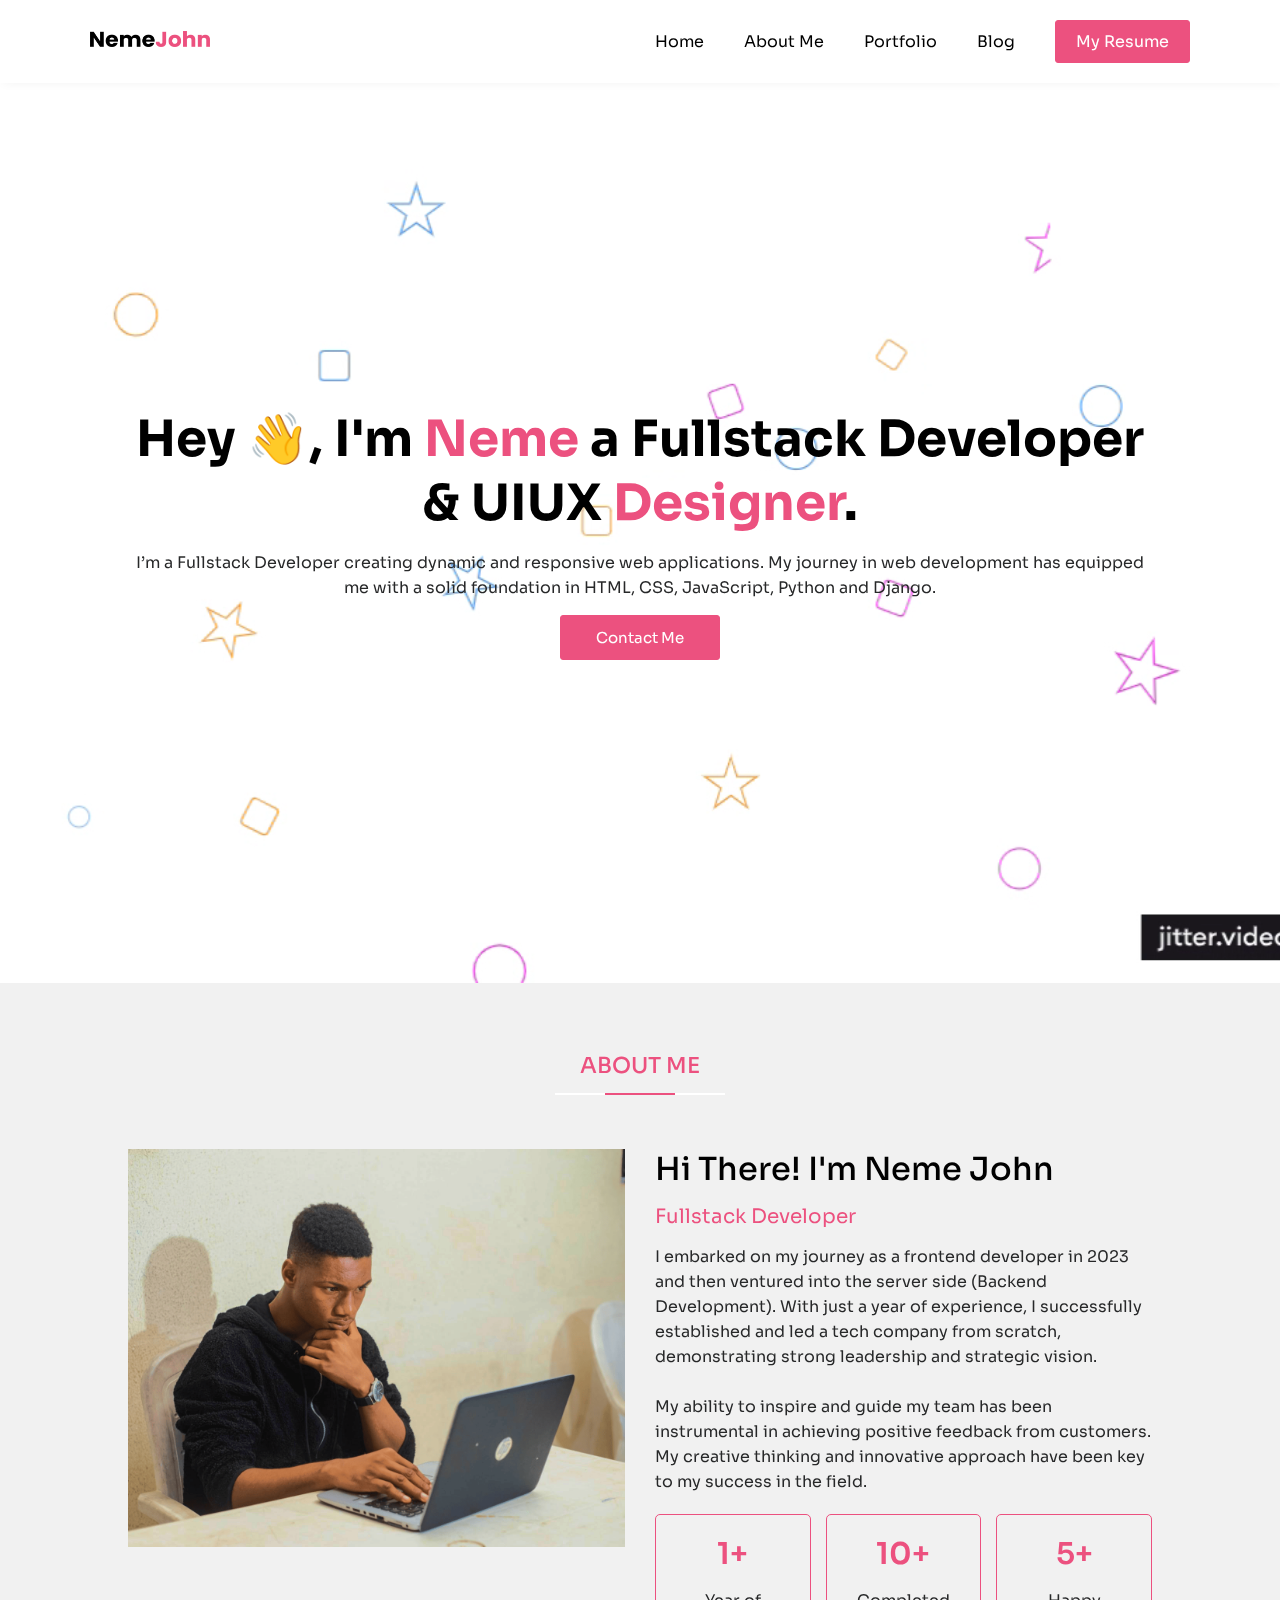
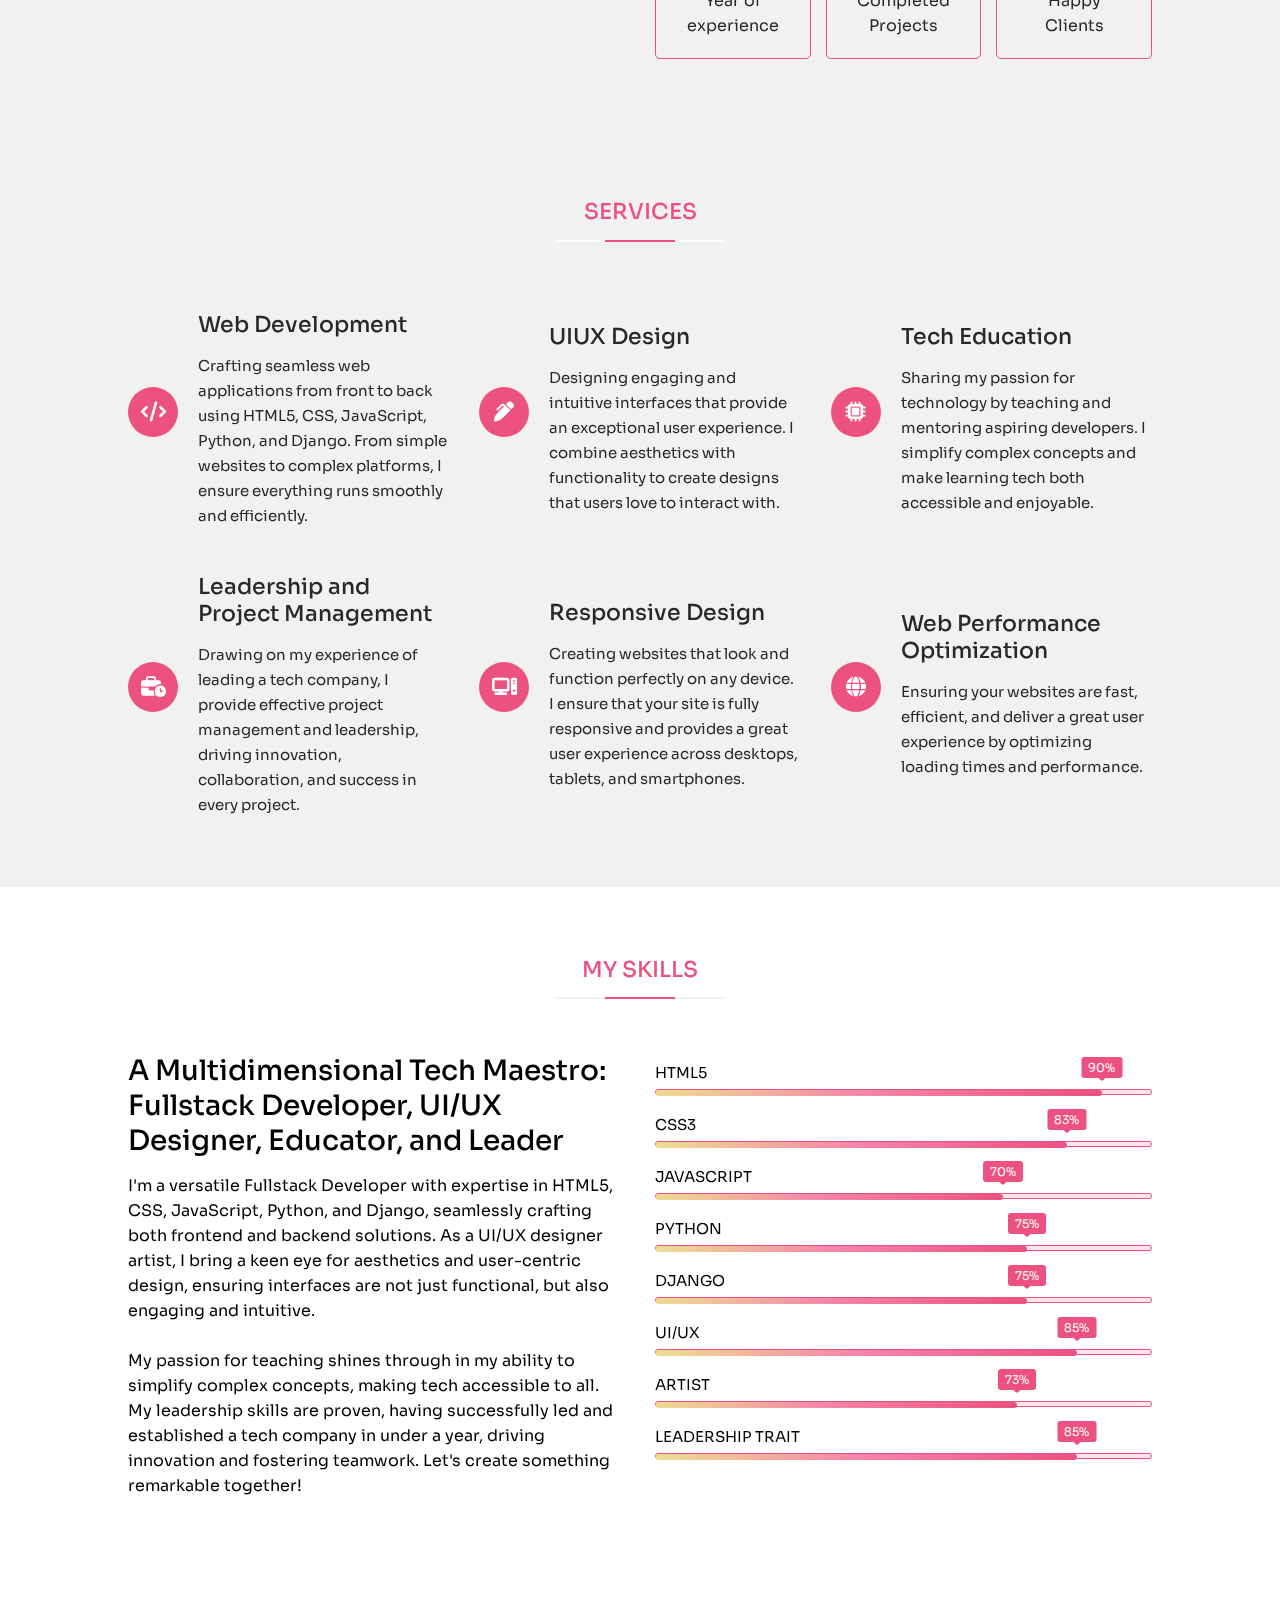
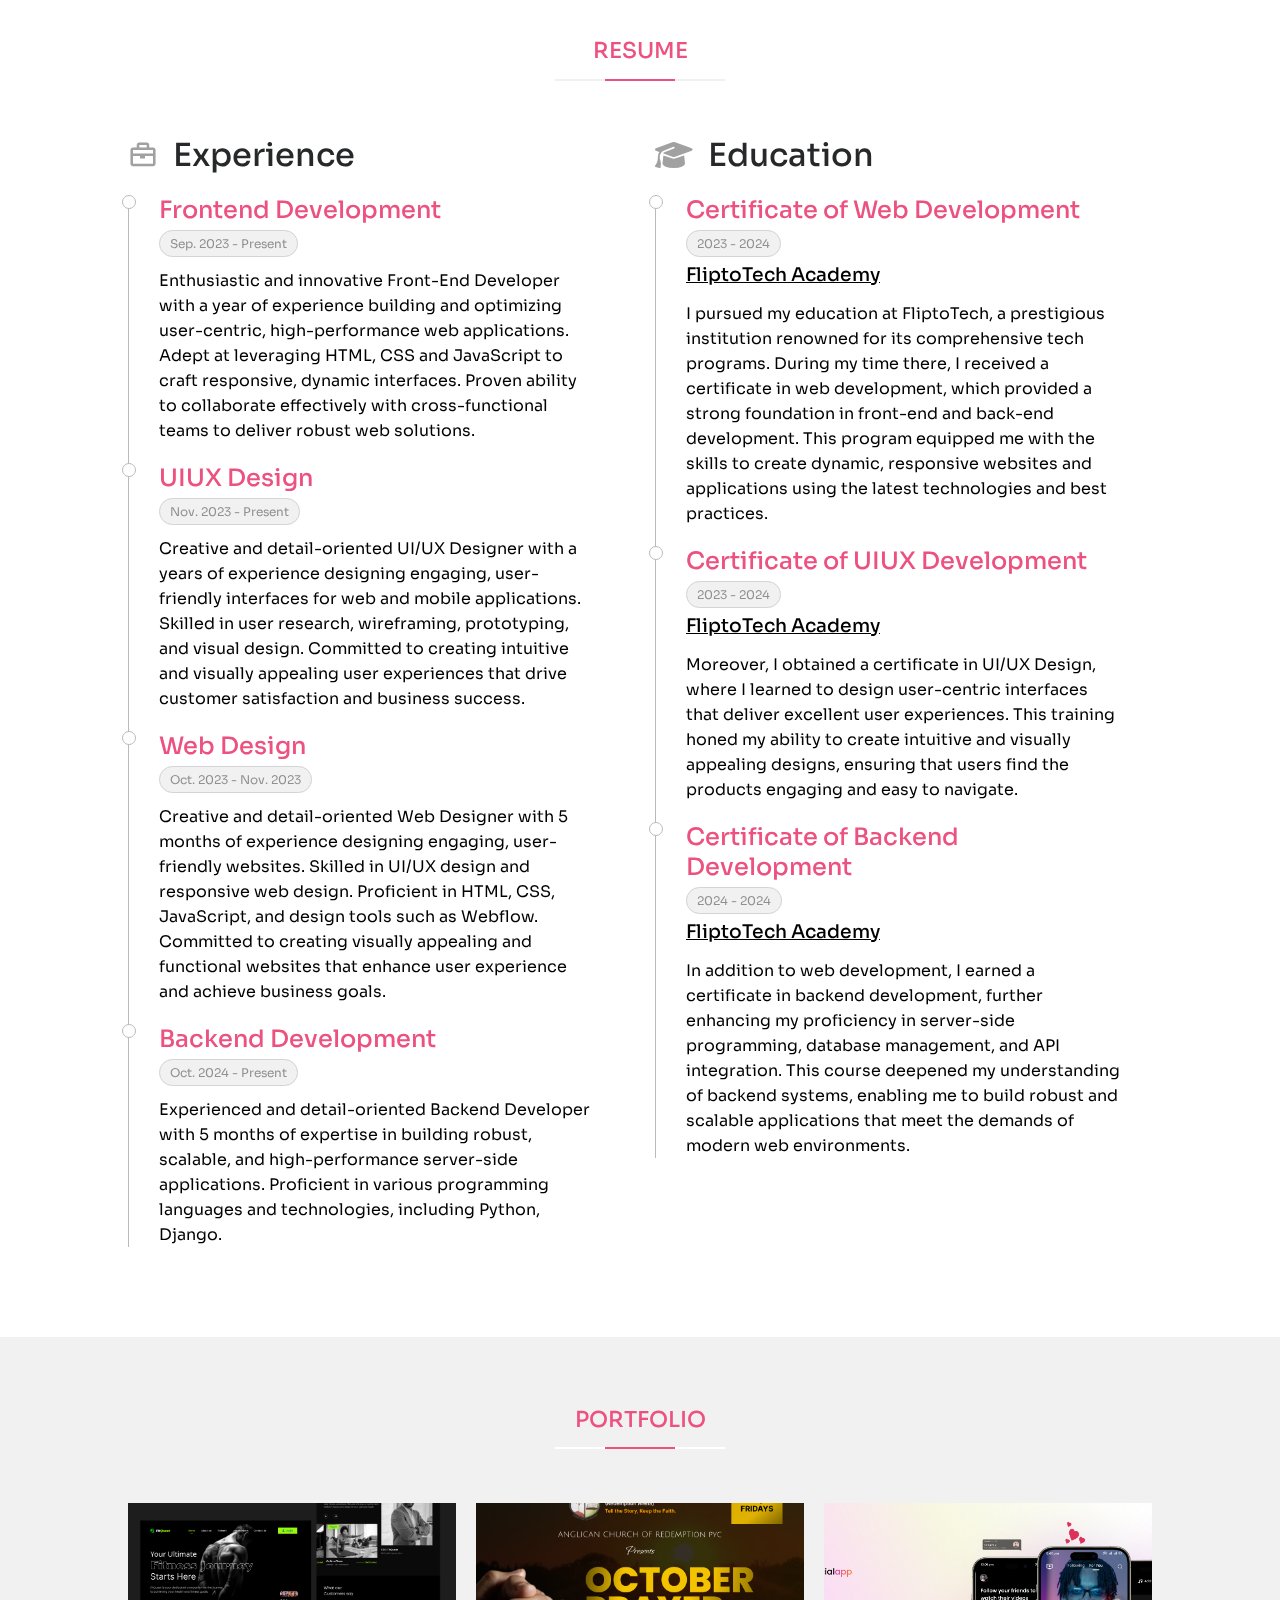
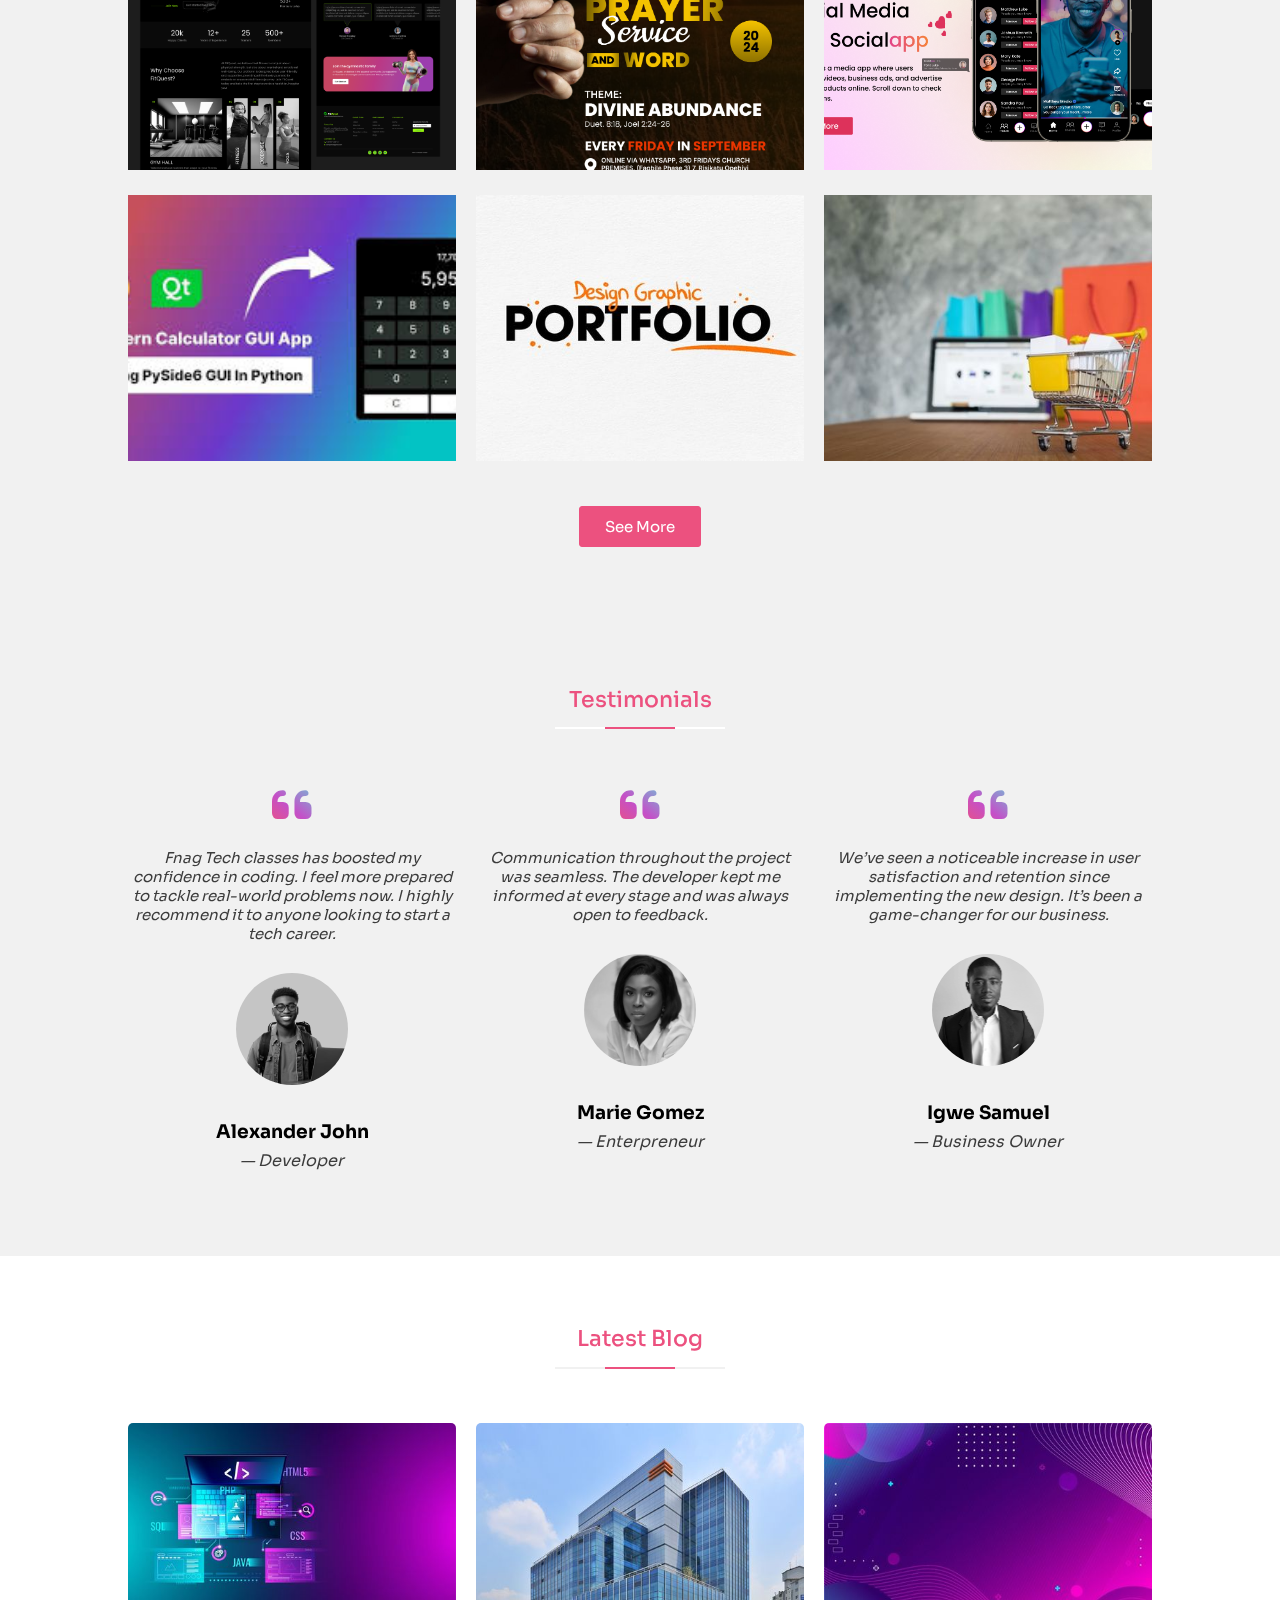
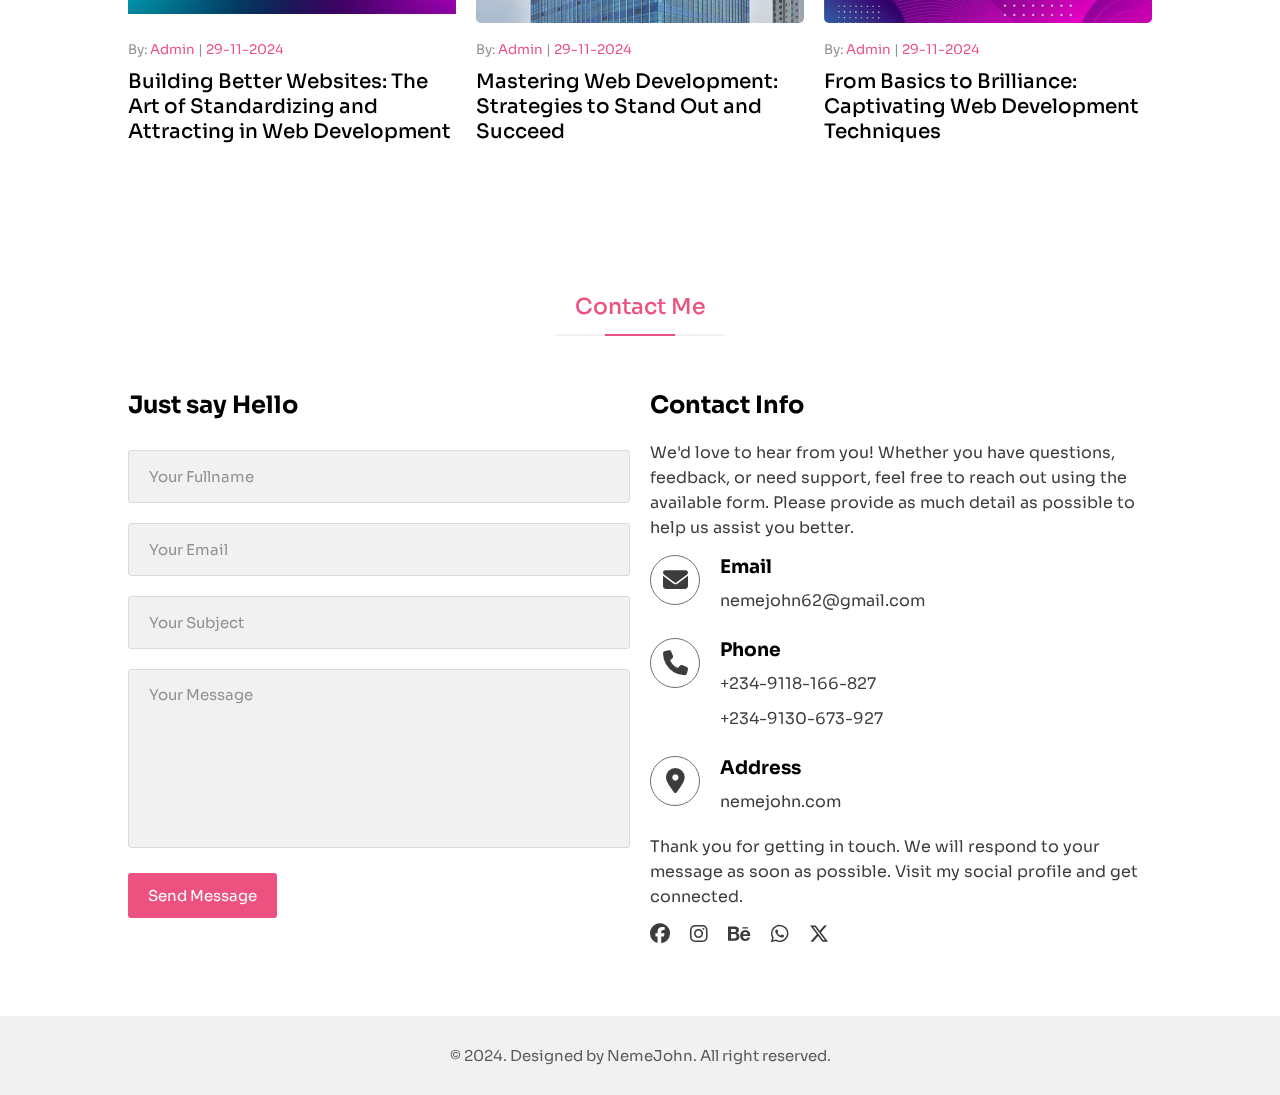
<file: index.html>
<!DOCTYPE html>
<html lang="en">
    <head>
        <title>NemeJohn - Home Page</title>
        <meta charset="UTF-8">
        <meta name="author" content="NemeJohn">
        <meta name="viewport" content="width=device-width, initial-scale=1.0">
        <link href='https://unpkg.com/boxicons@2.1.4/css/boxicons.min.css' rel='stylesheet'>
        <link rel="stylesheet" href="portfolio.css">
        <link rel="shortcut icon" href="images/portfolio_logo.png" type="image/x-icon">
        <link rel="stylesheet" href="https://cdnjs.cloudflare.com/ajax/libs/font-awesome/6.5.1/css/all.min.css"/>
        <link rel="preconnect" href="https://fonts.googleapis.com">
        <link rel="preconnect" href="https://fonts.gstatic.com" crossorigin>
        <link href="https://fonts.googleapis.com/css2?family=Sora:wght@100..800&display=swap" rel="stylesheet">
        <link href="https://fonts.googleapis.com/css2?family=Poppins:ital,wght@0,100;0,200;0,300;0,400;0,500;0,600;0,700;0,800;0,900;1,100;1,200;1,300;1,400;1,500;1,600;1,700;1,800;1,900&display=swap" rel="stylesheet">
    </head>
    <body id="home_page">
        <!-- Start Hero Section -->
        <nav class="main_nav_bar">
            <a href="index.html"><div id="logo"><img src="images/nemejohn2-logo.png" alt=""></div></a>
            <div class="menu_container" id="menu_container">
                <div onclick="closemenu()" id="close"><i class="fa-solid fa-xmark"></i></div>
                <ul class="menu_list">
                    <li><a href="index.html">Home</a></li>
                    <li onclick="list()"><a href="#about">About Me</a></li>
                    <li onclick="list()"><a href="#portfolio">Portfolio</a></li>
                    <li onclick="list()"><a href="#blog">Blog</a></li>
                </ul>
                <a href="my resume.pdf" target="_blank"><button>My Resume</button></a>
            </div>
            <div onclick="openmenu()" id="menu"><i class='bx bx-menu'></i></div>
        </nav>

        <section class="box">
            <div class="container">
                <video autoplay loop muted>
                    <source src="portfolio_video2.mp4">
                </video>
                <h1>Hey &#128075;, I'm <span>Neme</span> a Fullstack Developer & UIUX <span>Designer</span>.</h1>
                <p>
                    I’m a Fullstack Developer creating dynamic and responsive web applications. My journey in web development has equipped 
                    me with a solid foundation in HTML, CSS, JavaScript, Python and Django.
                </p>
                <a href="#contact_container"><button>Contact Me</button></a>
            </div>
        </section>
        <!-- End of Hero Section -->

        <!-- Start About Section -->
        <div class="about" id="about">
            <div class="container">
                <div class="header_text">
                    <p>ABOUT ME</p>
                </div>
                <div class="about_container">
                    <div class="about_image"><img src="images/aboutme-typing2 (1).png" alt=""></div>
                    <div class="about_bio_information">
                        <h1>Hi There! I'm Neme John</h1>
                        <h2>Fullstack Developer</h2>
                        <p>
                            I embarked on my journey as a frontend developer in 2023 and then ventured into the server side (Backend Development). 
                            With just a year of experience, I successfully established and led a tech company from scratch, demonstrating strong leadership 
                            and strategic vision. <br><br> My ability to inspire and guide my team has been instrumental in achieving 
                            positive feedback from customers. My creative thinking and innovative approach have been key to my success in the field.
                        </p>
                        <div class="about_experience">
                            <div class="num_of_projects_experience">
                                <h2>1+</h2>
                                <p>Year of experience</p>
                            </div>
                            <div class="num_of_projects_experience">
                                <h2>10+</h2>
                                <p>Completed Projects</p>
                            </div>
                            <div class="num_of_projects_experience">
                                <h2>5+</h2>
                                <p>Happy Clients</p>
                            </div>
                        </div>
                    </div>
                </div>
            </div>
        </div>
        <!-- End About Section -->

        <!-- Start Service Section -->
        <div class="service">
            <div class="container">
                <div class="header_text">
                    <p>SERVICES</p>
                </div>
                <div class="service_container">
                    <div class="service_div">
                        <div class="icon_div"><i class="fa-solid fa-code"></i></div>
                        <div class="service_content">
                            <h3>Web Development</h3>
                            <p>
                                Crafting seamless web applications from front 
                                to back using HTML5, CSS, JavaScript, Python, and Django. 
                                From simple websites to complex platforms, I ensure everything 
                                runs smoothly and efficiently.
                            </p>
                        </div>
                    </div>
                    <div class="service_div">
                        <div class="icon_div"><i class="fa-solid fa-pen-clip"></i></div>
                        <div class="service_content">
                            <h3>UIUX Design</h3>
                            <p>
                                Designing engaging and intuitive interfaces that provide an 
                                exceptional user experience. I combine aesthetics with functionality 
                                to create designs that users love to interact with.
                            </p>
                        </div>
                    </div>
                    <div class="service_div">
                        <div class="icon_div"><i class="fa-solid fa-microchip"></i></div>
                        <div class="service_content">
                            <h3>Tech Education</h3>
                            <p>
                                Sharing my passion for technology by teaching and mentoring aspiring developers. 
                                I simplify complex concepts and make learning tech both accessible and enjoyable.
                            </p>
                        </div>
                    </div>
                    <div class="service_div">
                        <div class="icon_div"><i class="fa-solid fa-business-time"></i></div>
                        <div class="service_content">
                            <h3>Leadership and Project Management</h3>
                            <p>
                                Drawing on my experience of leading a tech company, I provide effective project 
                                management and leadership, driving innovation, collaboration, and success in every project.
                            </p>
                        </div>
                    </div>
                    <div class="service_div">
                        <div class="icon_div"><i class="fa-solid fa-computer"></i></div>
                        <div class="service_content">
                            <h3>Responsive Design</h3>
                            <p>
                                Creating websites that look and function perfectly on any device. I ensure that your site is 
                                fully responsive and provides a great user experience across desktops, tablets, and smartphones.
                            </p>
                        </div>
                    </div>
                    <div class="service_div">
                        <div class="icon_div"><i class="fa-solid fa-globe"></i></div>
                        <div class="service_content">
                            <h3>Web Performance Optimization</h3>
                            <p>
                                Ensuring your websites are fast, efficient, and deliver a great user experience by optimizing loading 
                                times and performance.
                            </p>
                        </div>
                    </div>
                </div>
            </div>
        </div>
        <!-- End Service Section -->

        <!-- Start Skill Section -->
        <div class="skills_container">
            <div class="container">
                <div class="header_text">
                    <p class="heading_for_container">MY SKILLS</p>
                </div>
                <div class="skills_split_container">
                    <div class="my_skill_content">
                        <h1>A Multidimensional Tech Maestro: Fullstack Developer, UI/UX Designer, Educator, and Leader</h1>
                        <p>
                            I'm a versatile Fullstack Developer with expertise in HTML5, CSS, JavaScript, Python, and Django, seamlessly crafting both frontend and backend solutions. 
                            As a UI/UX designer artist, I bring a keen eye for aesthetics and user-centric design, ensuring interfaces are not just functional, but also engaging and intuitive. <br><br>
                            My passion for teaching shines through in my ability to simplify complex concepts, making tech accessible to all. My leadership skills are proven, having successfully 
                            led and established a tech company in under a year, driving innovation and fostering teamwork. Let's create something remarkable together!
                        </p>
                    </div>
                    <div class="skills">
                        <div class="skill_list">
                            <div class="skill_name">HTML5</div>
                            <div class="skill_count">
                                <div class="skill_per" per="90%" style="max-width: 90%;"></div>
                            </div>
                        </div>
                        <div class="skill_list">
                            <div class="skill_name">CSS3</div>
                            <div class="skill_count">
                                <div class="skill_per" per="83%" style="max-width: 83%;"></div>
                            </div>
                        </div>
                        <div class="skill_list">
                            <div class="skill_name">JAVASCRIPT</div>
                            <div class="skill_count">
                                <div class="skill_per" per="70%" style="max-width: 70%;"></div>
                            </div>
                        </div>
                        <div class="skill_list">
                            <div class="skill_name">PYTHON</div>
                            <div class="skill_count">
                                <div class="skill_per" per="75%" style="max-width: 75%;"></div>
                            </div>
                        </div>
                        <div class="skill_list">
                            <div class="skill_name">DJANGO</div>
                            <div class="skill_count">
                                <div class="skill_per" per="75%" style="max-width: 75%;"></div>
                            </div>
                        </div>
                        <div class="skill_list">
                            <div class="skill_name">UI/UX</div>
                            <div class="skill_count">
                                <div class="skill_per" per="85%" style="max-width: 85%;"></div>
                            </div>
                        </div>
                        <div class="skill_list">
                            <div class="skill_name">ARTIST</div>
                            <div class="skill_count">
                                <div class="skill_per" per="73%" style="max-width: 73%;"></div>
                            </div>
                        </div>
                        <div class="skill_list">
                            <div class="skill_name">LEADERSHIP TRAIT</div>
                            <div class="skill_count">
                                <div class="skill_per" per="85%" style="max-width: 85%;"></div>
                            </div>
                        </div>
                    </div>
                </div>
            </div>
        </div>
        <!-- End Skill Section -->

        <!-- Start Resume Section -->
        <div class="resume_container">
            <div class="container">
                <div class="header_text">
                    <p>RESUME</p>
                </div>
                <div class="resume_split_container">
                    <!-- Resume Experience starts -->
                    <div class="experience-education_container">
                        <div class="resume_header">
                            <i class='bx bx-briefcase'></i>
                            <h1>Experience</h1>
                        </div>
                        <div class="resume_border">
                            <div class="resume_experience-education">
                                <h2>Frontend Development</h2>
                                <span>Sep. 2023 - Present</span>
                                <p>
                                    Enthusiastic and innovative Front-End Developer with a year of experience building 
                                    and optimizing user-centric, high-performance web applications. Adept at leveraging HTML, 
                                    CSS and JavaScript to craft responsive, dynamic interfaces. Proven 
                                    ability to collaborate effectively with cross-functional teams to deliver robust web solutions.
                                </p>
                            </div>
                                <div class="resume_experience-education">
                                <h2>UIUX Design</h2>
                                <span>Nov. 2023 - Present</span>
                                <p>
                                    Creative and detail-oriented UI/UX Designer with a years of experience designing engaging, user-friendly 
                                    interfaces for web and mobile applications. Skilled in user research, wireframing, prototyping, and visual design. 
                                    Committed to creating intuitive and visually appealing user experiences that drive customer satisfaction and business success.
                                </p>
                            </div>
                            <div class="resume_experience-education">
                                <h2>Web Design</h2>
                                <span>Oct. 2023 - Nov. 2023</span>
                                <p>
                                    Creative and detail-oriented Web Designer with 5 months of experience designing engaging, user-friendly websites. Skilled in UI/UX design
                                    and responsive web design. Proficient in HTML, CSS, JavaScript, and design tools such as Webflow. Committed to creating visually appealing 
                                    and functional websites that enhance user experience and achieve business goals.
                                </p>
                            </div>
                            <div class="resume_experience-education">
                                <h2>Backend Development</h2>
                                <span>Oct. 2024 - Present</span>
                                <p>
                                    Experienced and detail-oriented Backend Developer with 5 months of expertise in building 
                                    robust, scalable, and high-performance server-side applications. Proficient in various 
                                    programming languages and technologies, including Python, Django.
                                </p>
                            </div>
                        </div>
                    </div>
                    <!-- Resume Experience ends -->

                    <!-- Resume Education section starts -->
                    <div class="experience-education_container">
                        <div class="resume_header">
                            <i class="fa-solid fa-graduation-cap"></i>
                            <h1>Education</h1>
                        </div>
                        <div class="resume_border">
                            <div class="resume_experience-education">
                                <h2>Certificate of Web Development</h2>
                                <span>2023 - 2024</span>
                                <a href="https://fliptotech.ng" target="_blank"><h3>FliptoTech Academy</h3></a>
                                <p>
                                    I pursued my education at FliptoTech, a prestigious institution renowned for its 
                                    comprehensive tech programs. During my time there, I received a certificate in web development, 
                                    which provided a strong foundation in front-end and back-end development. This program equipped 
                                    me with the skills to create dynamic, responsive websites and applications using the latest 
                                    technologies and best practices.
                                </p>
                            </div>
                            <div class="resume_experience-education">
                                <h2>Certificate of UIUX Development</h2>
                                <span>2023 - 2024</span>
                                <a href="https://fliptotech.ng" target="_blank"><h3>FliptoTech Academy</h3></a>
                                <p>
                                    Moreover, I obtained a certificate in UI/UX Design, where I learned to design user-centric 
                                    interfaces that deliver excellent user experiences. This training honed my ability to create 
                                    intuitive and visually appealing designs, ensuring that users find the products engaging and easy to navigate.
                                </p>
                            </div>
                            <div class="resume_experience-education">
                                <h2>Certificate of Backend Development</h2>
                                <span>2024 - 2024</span>
                                <a href="https://fliptotech.ng" target="_blank"><h3>FliptoTech Academy</h3></a>
                                <p>
                                    In addition to web development, I earned a certificate in backend development, 
                                    further enhancing my proficiency in server-side programming, database management, 
                                    and API integration. This course deepened my understanding of backend systems, 
                                    enabling me to build robust and scalable applications that meet the demands of modern web environments.
                                </p>
                            </div>
                        </div>
                    </div>
                    <!-- Resume Education ends -->
                </div>
            </div>
        </div>
        <!-- End Resume Section -->

        <!-- Start Portfolio Section -->
        <div class="portfolio_container" id="portfolio">
            <div class="container">
                <div class="header_text">
                    <p>PORTFOLIO</p>
                </div>
                <div class="portfolio_split">
                    <div class="portfolio_content">
                        <img src="images/fitquest-wrapper.png" alt="">
                        <div class="portfolio_text">
                            <h3>FitQuest Website</h3>
                            <a href="https://www.behance.net/nemejohn" target="_blank"><i class="fa-solid fa-link"></i></a>
                        </div>
                    </div>
                    <div class="portfolio_content">
                        <img src="images/Prayer Flier for October.png" alt="">
                        <div class="portfolio_text">
                            <h3>Flyers</h3>
                            <a href="https://www.behance.net/nemejohn" target="_blank"><i class="fa-solid fa-link"></i></a>
                        </div>
                    </div>
                    <div class="portfolio_content">
                        <img src="images/sa container second.png" alt="">
                        <div class="portfolio_text">
                            <h3>Social Media App</h3>
                            <a href="https://www.behance.net/nemejohn" target="_blank"><i class="fa-solid fa-link"></i></a>
                        </div>
                    </div>
                    <div class="portfolio_content">
                        <img src="images/modern_calculator_app.png" alt="">
                        <div class="portfolio_text">
                            <h3>Python Calculator App</h3>
                            <a href="https://github.com/Nemejohn/My-Python-Calculator-Project.git"><i class="fa-solid fa-link"></i></a>
                        </div>
                    </div>
                    <div class="portfolio_content">
                        <img src="images/portfolio_section_image.png" alt="">
                        <div class="portfolio_text">
                            <h3>Portfolios</h3>
                            <a href="https://nemejohn.github.io/portfolio-second" target="_blank"><i class="fa-solid fa-link"></i></a>
                        </div>
                    </div>
                    <div class="portfolio_content">
                        <img src="images/ecommerce_background.png" alt="">
                        <div class="portfolio_text">
                            <h3>E-commerce Website</h3>
                            <a href="#"><i class="fa-solid fa-link"></i></a>
                        </div>
                    </div>
                </div>
                <a href="https://www.behance.net/nemejohn"><button>See More</button></a>
            </div>
        </div>
        <!-- End Portfolio Section -->

        <!-- Start Testimonial Section -->
        <div class="testimonial_container">
            <div class="container">
                <div class="header_text">
                    <p>Testimonials</p>
                </div>
                <div class="testimonial_split">
                    <div class="comment_box">
                        <i class="fa-solid fa-quote-left"></i>
                        <p>
                            <em> Fnag Tech classes has boosted my confidence in coding. I feel more prepared 
                            to tackle real-world problems now. I highly recommend it to anyone looking to start a tech career.</em>
                        </p>
                        <img src="images/student-image.png" alt="">
                        <h3>Alexander John</h3>
                        <span><em> — Developer</em></span>
                    </div>
                    <div class="comment_box">
                        <i class="fa-solid fa-quote-left"></i>
                        <p>
                            <em> Communication throughout the project was seamless. The developer kept me informed 
                            at every stage and was always open to feedback.</em>
                        </p>
                        <img src="images/Female-enterpreneur2.png" alt="">
                        <h3>Marie Gomez</h3>
                        <span><em> — Enterpreneur</em></span>
                    </div>
                    <div class="comment_box">
                        <i class="fa-solid fa-quote-left"></i>
                        <p>
                            <em> We’ve seen a noticeable increase in user satisfaction and retention since 
                            implementing the new design. It’s been a game-changer for our business.</em>
                        </p>
                        <img src="images/business-man2.png" alt="">
                        <h3>Igwe Samuel</h3>
                        <span><em> — Business Owner</em></span>
                    </div>                    
                </div>
            </div>
        </div>
        <!-- End Testimonial Section -->

        <!-- Start Blog Section -->
        <div class="blog_container" id="blog">
            <div class="container">
                <div class="header_text">
                    <p>Latest Blog</p>
                </div>
                <div class="blog_split">
                    <div class="blog_page">
                        <a href="blog_one.html"><div class="image"><img src="images/blog_image_one.png" alt=""></div></a>
                        <small>By: <span>Admin</span> | <span>29-11-2024</span></small>
                        <a href="blog_one.html"><h2>Building Better Websites: The Art of Standardizing and Attracting in Web Development</h2></a>
                    </div>
                    <div class="blog_page">
                        <a href="blog_two.html"><div class="image"><img src="images/blog_image.jpg" alt=""></div></a>
                        <small>By: <span>Admin</span> | <span>29-11-2024</span></small>
                        <a href="blog_two.html"><h2>Mastering Web Development: Strategies to Stand Out and Succeed</h2></a>
                    </div>
                    <div class="blog_page">
                        <a href="blog_three.html"><div class="image"><img src="images/blog_three.png" alt=""></div></a>
                        <small>By: <span>Admin</span> | <span>29-11-2024</span></small>
                        <a href="blog_three.html"><h2>From Basics to Brilliance: Captivating Web Development Techniques</h2></a>
                    </div>
                </div>
            </div>
        </div>
        <!-- End Blog Section -->

        <!-- Start Contact Section -->
        <div class="contact_container" id="contact_container">
            <div class="container">
                <div class="header_text">
                    <p>Contact Me</p>
                </div>
                <div class="contact_split">
                    <div class="contact_form">
                        <h2>Just say Hello</h2>
                        <form action="https://formsubmit.co/nemejohn62@gmail.com" method="POST">
                            <input type="text" minlength="5" name="Fullname:" placeholder="Your Fullname" required>
                            <input type="email" name="Email:" placeholder="Your Email" required>
                            <input type="text" name="Subject:" placeholder="Your Subject" required>
                            <textarea name="Message:" cols="30" rows="7" placeholder="Your Message" required></textarea>
                            <input type="hidden" name="_template" value="table">
                            <a href=""><button type="submit">Send Message</button></a>
                        </form>
                    </div>
                    <div class="contact_details">
                        <h2>Contact Info</h2>
                        <p>
                            We'd love to hear from you! Whether you have questions, feedback, or need support, 
                            feel free to reach out using the available form. Please provide as much detail as 
                            possible to help us assist you better.
                        </p>
                        <div class="phone_email_content">
                            <i class="fa-solid fa-envelope"></i>
                            <div class="phone_email_text">
                                <h3>Email</h3>
                                <a href="mailto:nemejohn62@gmail.com"><p>nemejohn62@gmail.com</p></a>
                            </div>
                        </div>
                        <div class="phone_email_content">
                            <i class="fa-solid fa-phone"></i>
                            <div class="phone_email_text">
                                <h3>Phone</h3>
                                <a href="tel:+2349118166827"><p>+234-9118-166-827</p></a>
                                <a href="tel:+2349130673927"><p>+234-9130-673-927</p></a>
                            </div>
                        </div>
                        <div class="phone_email_content">
                            <i class="fa-solid fa-location-dot"></i>
                            <div class="phone_email_text">
                                <h3>Address</h3>
                                <a href="http://nemejohn.github.io/portfolio" target="_blank" rel="noopener noreferrer"><p>nemejohn.com</p></a>
                            </div>
                        </div>
                        <p>
                            Thank you for getting in touch. We will respond to your message as soon as possible. Visit my social profile and get connected.
                        </p>
                        <div class="contact-icons">
                            <a href="https://www.facebook.com/profile.php?id=100091489970441" target="_blank"><i class="fa-brands fa-facebook"></i></a>
                            <a href="https://www.instagram.com/nemejohn62" target="_blank"><i class="fa-brands fa-instagram"></i></a>
                            <a href="https://www.behance.net/nemejohn" target="_blank"><i class="fa-brands fa-behance"></i></a>
                            <a href="https://wa.me/+2349118166827/?text= Hello, John this is a client." target="_blank"><i class="fa-brands fa-whatsapp"></i></a>
                            <a href="https://www.twitter.com/johnNeme35747" target="_blank"><i class="fa-brands fa-x-twitter"></i></a>
                        </div>
                    </div>
                </div>
            </div>
        </div>
        <!-- End Contact Section -->

        <!-- Start Footer Section -->
        <div class="footer_container">
            <div class="container">
                <p>
                    © 2024. Designed by NemeJohn. All right reserved.
                </p>
            </div>
        </div>
        <!-- End Footer Section -->

    </body>
    <script src="portfolio.js"></script>
</html>
</file>
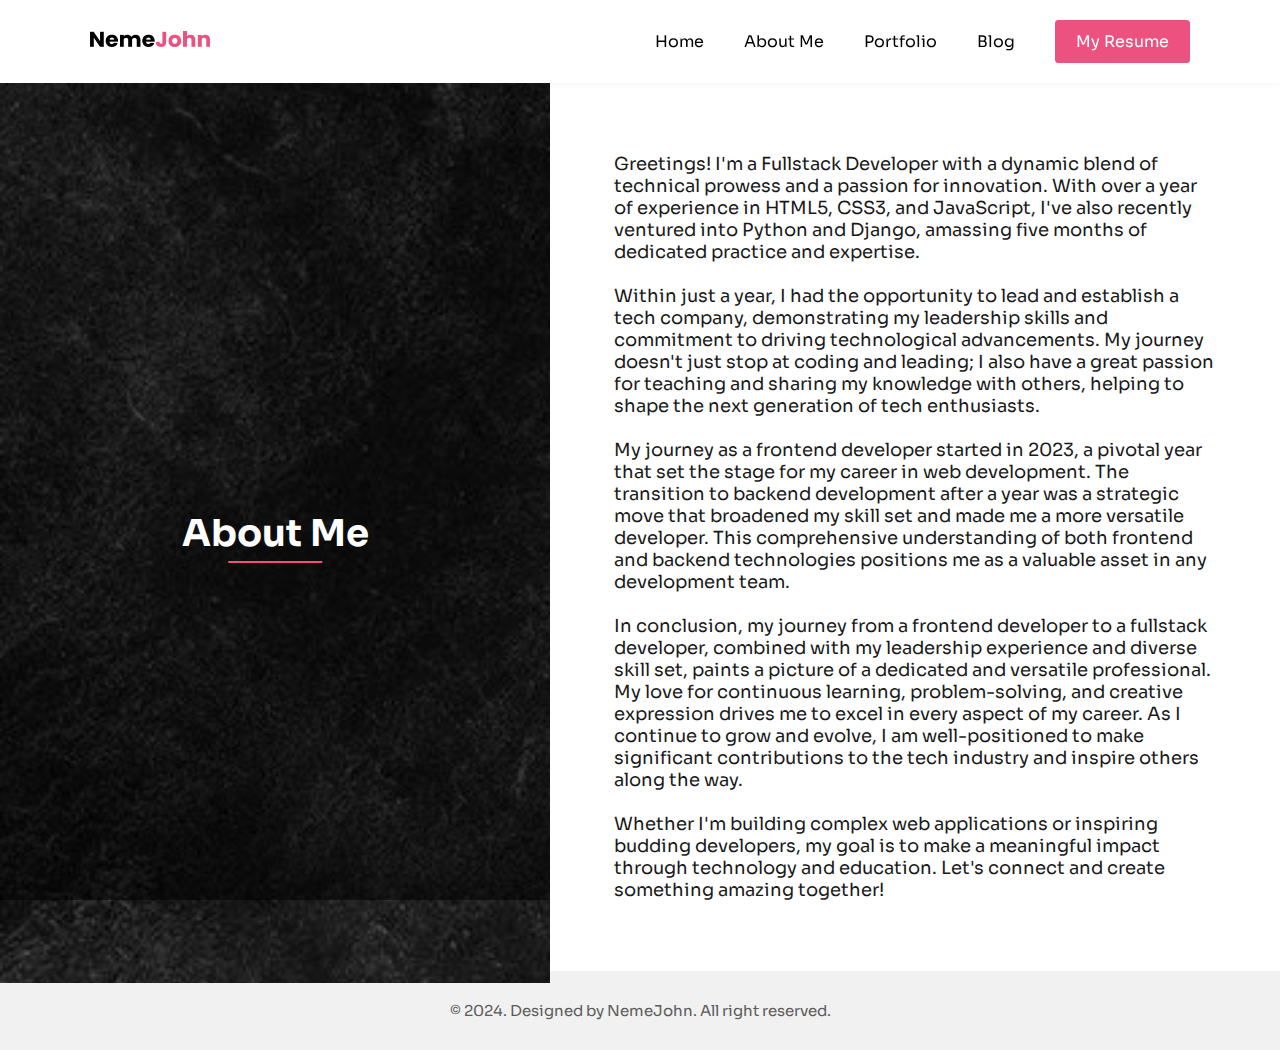
<file: about.html>
<!DOCTYPE html>
<html lang="en">
<head>
    <title>NemeJohn - Home Page</title>
    <meta charset="UTF-8">
    <meta name="author" content="NemeJohn">
    <meta name="viewport" content="width=device-width, initial-scale=1.0">
    <link href='https://unpkg.com/boxicons@2.1.4/css/boxicons.min.css' rel='stylesheet'>
    <link rel="stylesheet" href="about.css">
    <link rel="shortcut icon" href="images/portfolio_logo.png" type="image/x-icon">
    <link rel="stylesheet" href="https://cdnjs.cloudflare.com/ajax/libs/font-awesome/6.5.1/css/all.min.css"/>
    <link rel="preconnect" href="https://fonts.googleapis.com">
    <link rel="preconnect" href="https://fonts.gstatic.com" crossorigin>
    <link href="https://fonts.googleapis.com/css2?family=Sora:wght@100..800&display=swap" rel="stylesheet">
    <link href="https://fonts.googleapis.com/css2?family=Poppins:ital,wght@0,100;0,200;0,300;0,400;0,500;0,600;0,700;0,800;0,900;1,100;1,200;1,300;1,400;1,500;1,600;1,700;1,800;1,900&display=swap" rel="stylesheet">
</head>
<body>
    <!-- Start Hero Section -->
    <nav class="main_nav_bar">
        <a href="index.html"><div id="logo"><img src="images/nemejohn2-logo.png" alt=""></div></a>
        <div class="menu_container" id="menu_container">
            <div onclick="closemenu()" id="close"><i class="fa-solid fa-xmark"></i></div>
            <ul class="menu_list">
                <li><a href="index.html">Home</a></li>
                <li><a href="#about">About Me</a></li>
                <li><a href="#portfolio">Portfolio</a></li>
                <li><a href="#blog">Blog</a></li>
            </ul>
            <a href="my resume.pdf" target="_blank"><button>My Resume</button></a>
        </div>
        <div onclick="openmenu()" id="menu"><i class='bx bx-menu'></i></div>
    </nav>
    
    <!-- about_me section -->

    <!-- about_content section -->
    <div class="about_container">
        <div class="container">
            <div class="about_content">
                <h1>About Me</h1>
            </div>
            <div class="about_text">
                <p>
                    Greetings! I'm a Fullstack Developer with a dynamic blend of technical prowess
                    and a passion for innovation. With over a year of experience in HTML5, CSS3, 
                    and JavaScript, I've also recently ventured into Python and Django, amassing 
                    five months of dedicated practice and expertise. <br><br>
                    Within just a year, I had the opportunity to lead and establish a tech company, 
                    demonstrating my leadership skills and commitment to driving technological advancements. 
                    My journey doesn't just stop at coding and leading; I also have a great passion for 
                    teaching and sharing my knowledge with others, helping to shape the next generation of tech enthusiasts.<br><br>
                    My journey as a frontend developer started in 2023, a pivotal year that set the stage for my career in web development. 
                    The transition to backend development after a year was a strategic move that broadened my skill set and made me a more 
                    versatile developer. This comprehensive understanding of both frontend and backend technologies positions me as a 
                    valuable asset in any development team. <br><br>
                    In conclusion, my journey from a frontend developer to a fullstack developer, combined with my leadership experience and 
                    diverse skill set, paints a picture of a dedicated and versatile professional. My love for continuous learning, problem-solving, 
                    and creative expression drives me to excel in every aspect of my career. As I continue to grow and evolve, I am well-positioned 
                    to make significant contributions to the tech industry and inspire others along the way.<br><br>
                    Whether I'm building complex web applications or inspiring budding developers, my goal is to make a meaningful
                    impact through technology and education. Let's connect and create something amazing together!
                </p>
            </div>
        </div>
    </div>

    <!-- Start Footer Section -->
    <div class="footer_container">
        <div class="container">
            <p>
                © 2024. Designed by NemeJohn. All right reserved.
            </p>
        </div>
    </div>
    <!-- End Footer Section -->

    <script src="portfolio.js"></script>
</body>
</html>
</file>
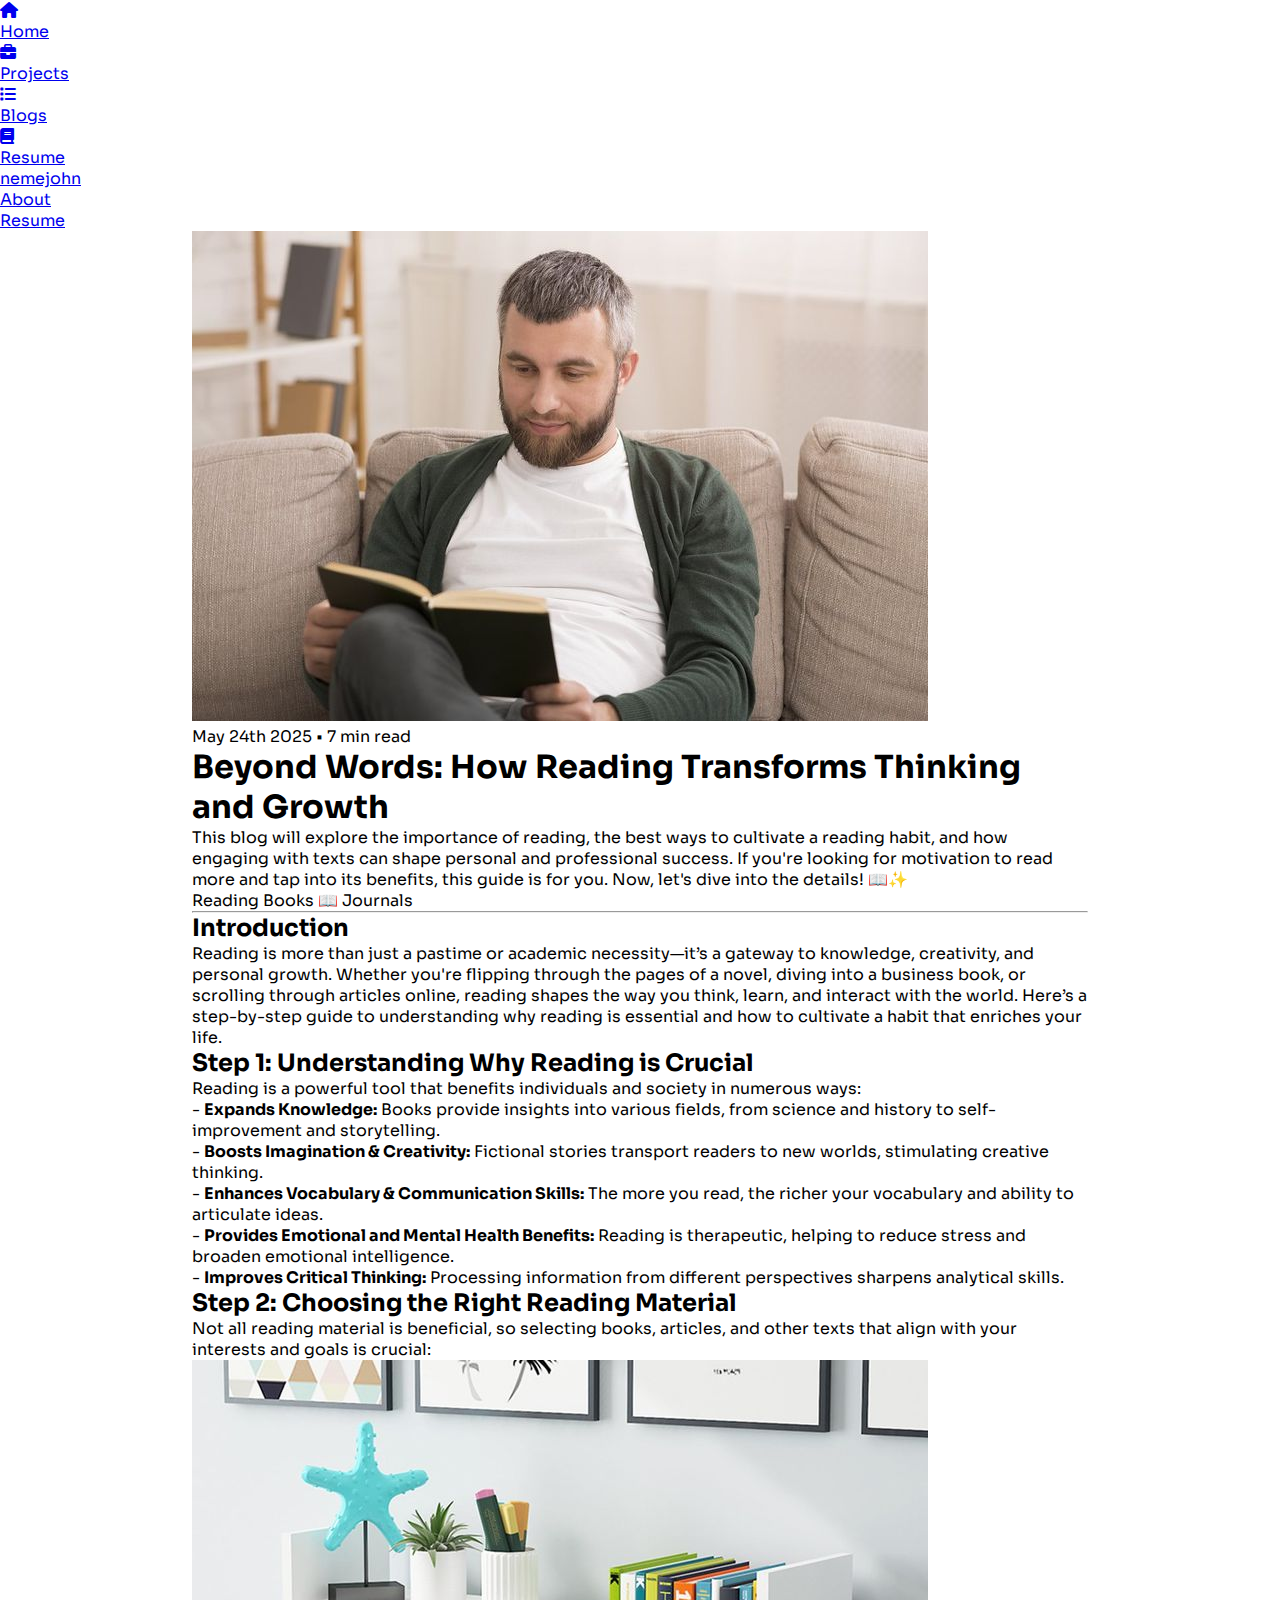
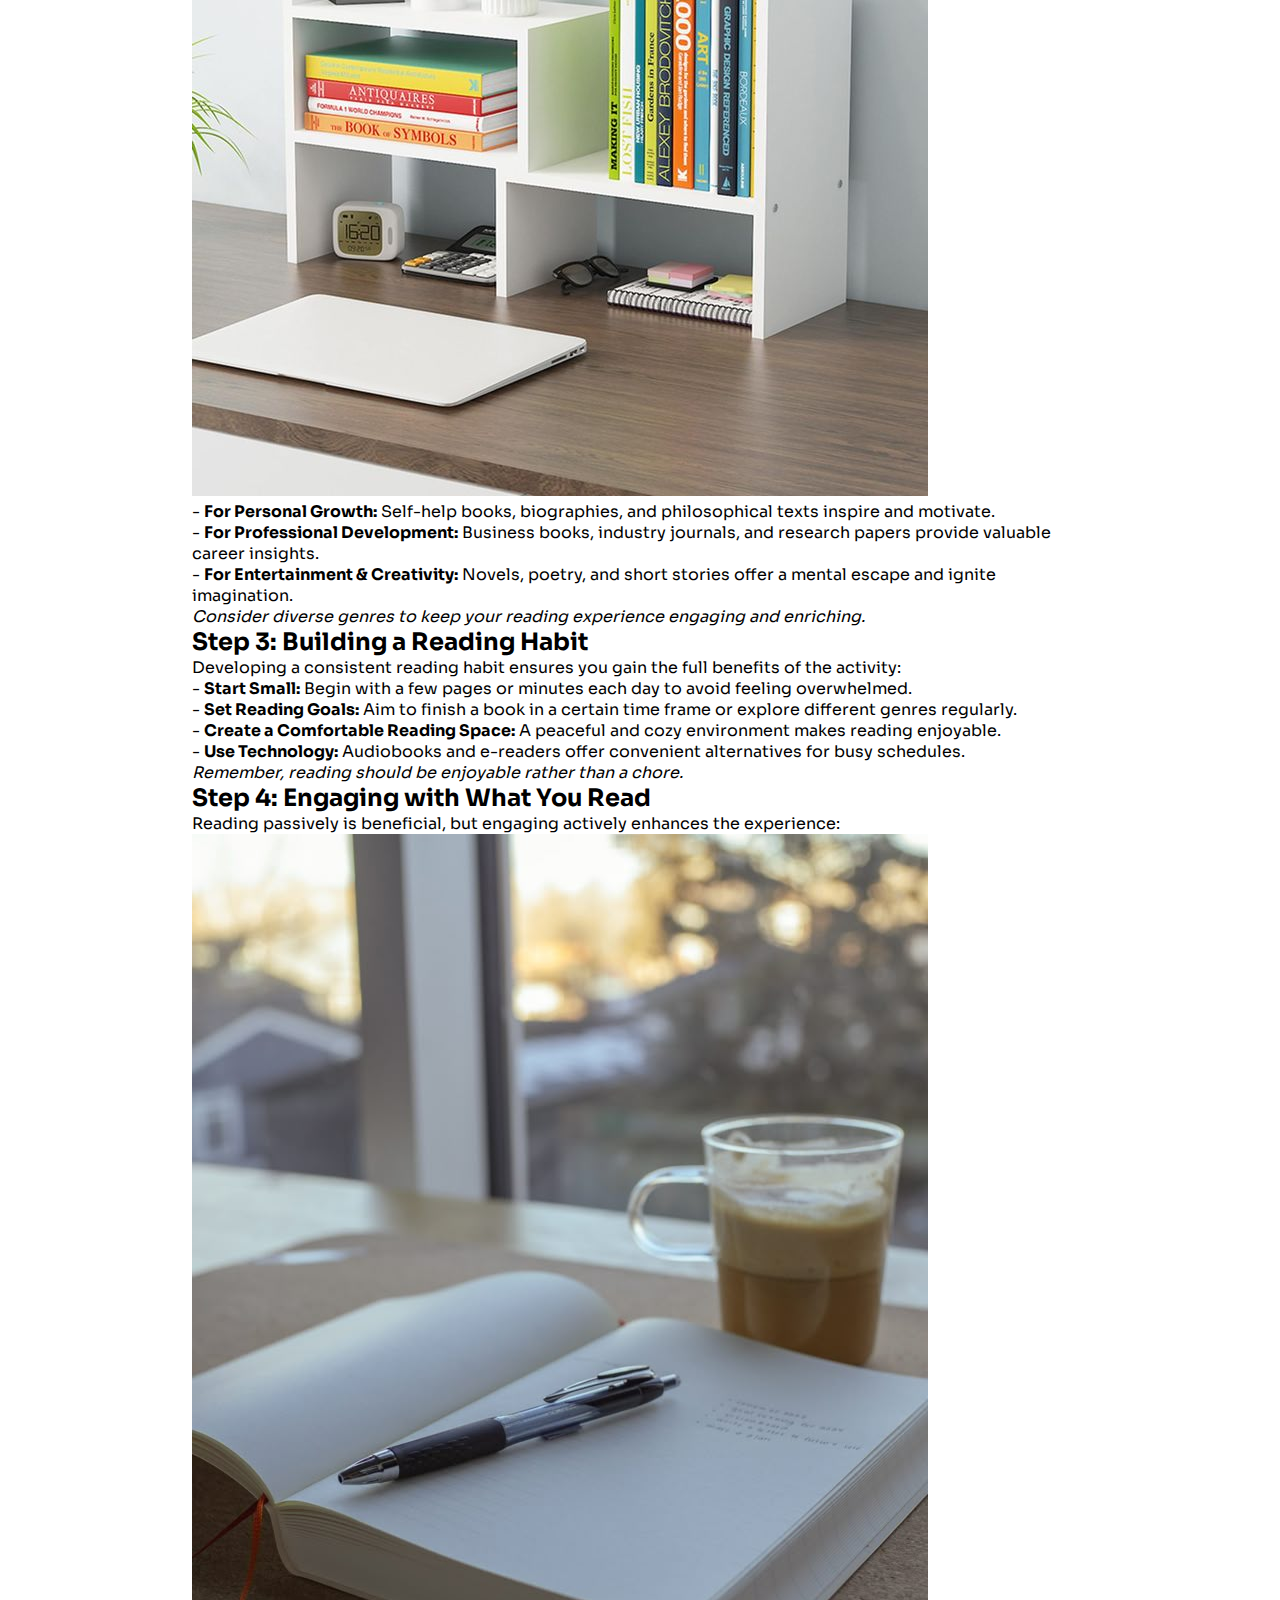
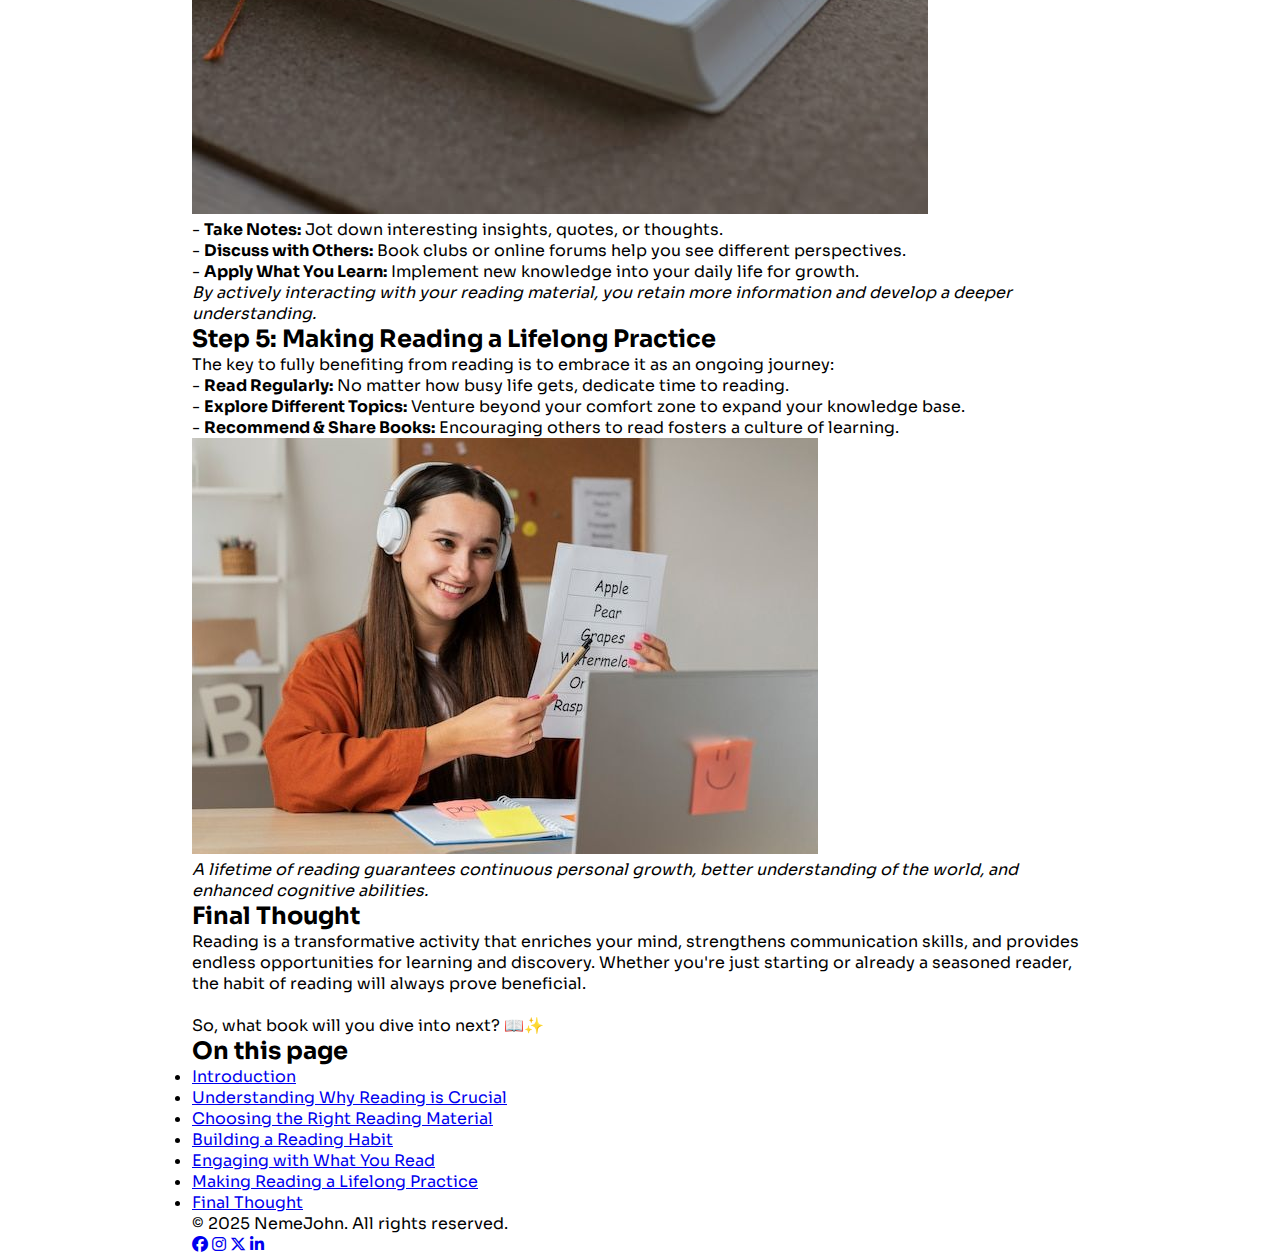
<file: blog.html>
<!DOCTYPE html>
<html lang="en">
<head>
  <title>nemejohn - Fullstack Developer</title>
  <meta charset="UTF-8">
  <meta name="author" content="NemeJohn">
  <meta name="viewport" content="width=device-width, initial-scale=1.0">
  <link href='https://unpkg.com/boxicons@2.1.4/css/boxicons.min.css' rel='stylesheet'>
  <link rel="stylesheet" href="blog.css">
  <link rel="shortcut icon" href="images/2025favicon.png" type="image/x-icon">
  <link rel="stylesheet" href="https://cdnjs.cloudflare.com/ajax/libs/font-awesome/6.5.1/css/all.min.css"/>
  <link rel="preconnect" href="https://fonts.googleapis.com">
  <link rel="preconnect" href="https://fonts.gstatic.com" crossorigin>
  <link href="https://fonts.googleapis.com/css2?family=Sora:wght@100..800&display=swap" rel="stylesheet">
  <link href="https://fonts.googleapis.com/css2?family=Poppins:ital,wght@0,100;0,200;0,300;0,400;0,500;0,600;0,700;0,800;0,900;1,100;1,200;1,300;1,400;1,500;1,600;1,700;1,800;1,900&display=swap" rel="stylesheet">
</head>
<body>
    <!-- scroll-watcher section -->
    <div class="scroll-watcher"></div>

    <!-- bottom-navbar section -->
    <div class="bottom-navbar scale-in-center">
        <a href="index.html">
        <div class="bottom-icon">
            <i class="fa-solid fa-home"></i>
            <p>Home</p>
        </div>
        </a>
        <a href="index.html#project">
        <div class="bottom-icon">
            <i class="fa-solid fa-briefcase"></i>
            <p>Projects</p>
        </div>
        </a>
        <a href="index.html#blog">
        <div class="bottom-icon">
            <i class="fa-solid fa-list"></i>
            <p>Blogs</p>
        </div>
        </a>
        <a href="Fullstack-Web-Design-Resume.pdf" target="_blank">
        <div class="bottom-icon">
            <i class="fa-solid fa-book"></i>
            <p>Resume</p>
        </div>
        </a>
    </div>

    <!-- nav-bar section -->
    <div class="nav-bar">
        <div class="nav-bar_container">
        <div class="logo">
            <a href="index.html" class="btn-shine">nemejohn</a>
        </div>
        <ul class="nav-list">
            <li><a href="about.html">About</a></li>
            <li><a href="Fullstack-Web-Design-Resume.pdf" target="_blank">Resume</a></li>
        </ul>
        </div>
    </div>

    <!-- blog section -->
    <div class="blog-section">
        <div class="container">
            <div class="images">
                <img src="images/reading.png" alt="">
            </div>
            <div class="blog-folder">
                <div class="blog-container-heading">
                    <p class="blog-date">May 24th 2025 &#x2022; 7 min read</p>
                    <h1 class="blog-title">Beyond Words: How Reading Transforms Thinking and Growth</h1>
                    <p class="blog-description">
                        This blog will explore the importance of reading, the best ways to cultivate a reading habit, 
                        and how engaging with texts can shape personal and professional success. If you're looking for 
                        motivation to read more and tap into its benefits, this guide is for you. Now, let's dive into the details! 📖✨
                    </p>
                    <div class="blog-stack">
                        <span class="blog-technology">Reading</span>
                        <span class="blog-technology">Books 📖</span>
                        <span class="blog-technology">Journals</span>
                    </div>
                </div>
                <hr>
                <div class="blog-flex">
                    <div class="first-blog-row">
                        <div class="row-content" id="introduction">
                            <h2>Introduction</h2>
                            <p>
                                Reading is more than just a pastime or academic necessity—it’s a gateway to knowledge, creativity, and personal growth. Whether you're flipping through the pages of a novel, diving into a business book, or scrolling through articles online, reading shapes the way you think, learn, and interact with the world. Here’s a step-by-step guide to understanding why reading is essential and how to cultivate a habit that enriches your life.
                            </p>
                        </div>
                        <div class="row-content" id="second-section">
                            <h2>Step 1: Understanding Why Reading is Crucial</h2>
                            <p>
                                Reading is a powerful tool that benefits individuals and society in numerous ways:
                            </p>
                            <p>
                                - <b>Expands Knowledge:</b> Books provide insights into various fields, from science and history to self-improvement and storytelling. <br>
                                - <b>Boosts Imagination & Creativity:</b> Fictional stories transport readers to new worlds, stimulating creative thinking. <br>
                                - <b>Enhances Vocabulary & Communication Skills:</b> The more you read, the richer your vocabulary and ability to articulate ideas. <br>
                                - <b>Provides Emotional and Mental Health Benefits:</b> Reading is therapeutic, helping to reduce stress and broaden emotional intelligence. <br>
                                -  <b>Improves Critical Thinking:</b> Processing information from different perspectives sharpens analytical skills.
                            </p>
                        </div>
                        <div class="row-content" id="third-section">
                            <h2>Step 2: Choosing the Right Reading Material</h2>
                            <p>
                                Not all reading material is beneficial, so selecting books, articles, 
                                and other texts that align with your interests and goals is crucial:
                            </p>
                            <img src="images/small-bookshelf.png" alt="">
                            <p>
                                - <b>For Personal Growth:</b> Self-help books, biographies, and philosophical texts inspire and motivate. <br>
                                - <b>For Professional Development:</b> Business books, industry journals, and research papers provide valuable career insights. <br>
                                - <b>For Entertainment & Creativity:</b> Novels, poetry, and short stories offer a mental escape and ignite imagination. <br>

                            </p>
                            <div class="blog-left">
                                <i>
                                    Consider diverse genres to keep your reading experience engaging and enriching.
                                </i>
                            </div>
                        </div>
                        <div class="row-content" id="fourth-section">
                            <h2>Step 3: Building a Reading Habit</h2>
                            <p>
                                Developing a consistent reading habit ensures you gain the full benefits of the activity:
                            </p>
                            <p>
                                - <b>Start Small:</b> Begin with a few pages or minutes each day to avoid feeling overwhelmed. <br>
                                - <b>Set Reading Goals:</b> Aim to finish a book in a certain time frame or explore different genres regularly. <br>
                                - <b>Create a Comfortable Reading Space:</b> A peaceful and cozy environment makes reading enjoyable. <br>
                                - <b>Use Technology:</b> Audiobooks and e-readers offer convenient alternatives for busy schedules. <br>

                            </p>
                            <div class="blog-left">
                                <i>
                                    Remember, reading should be enjoyable rather than a chore.
                                </i>
                            </div>
                        </div>
                        <div class="row-content" id="fifth-section">
                            <h2>Step 4: Engaging with What You Read</h2>
                            <p>
                                Reading passively is beneficial, but engaging actively enhances the experience:
                            </p>
                            <img src="images/journal.png" alt="">
                            <p>
                                - <b>Take Notes:</b> Jot down interesting insights, quotes, or thoughts. <br>
                                - <b>Discuss with Others:</b> Book clubs or online forums help you see different perspectives. <br>
                                - <b>Apply What You Learn:</b> Implement new knowledge into your daily life for growth. <br>

                            </p>
                            <div class="blog-left">
                                <i>
                                    By actively interacting with your reading material, you retain more information and develop a deeper understanding.
                                </i>
                            </div>
                        </div>
                        <div class="row-content" id="sixth-section">
                            <h2>Step 5: Making Reading a Lifelong Practice</h2>
                            <p>
                                The key to fully benefiting from reading is to embrace it as an ongoing journey:
                            </p>
                            <p>
                                - <b>Read Regularly:</b> No matter how busy life gets, dedicate time to reading. <br>
                                - <b>Explore Different Topics:</b> Venture beyond your comfort zone to expand your knowledge base. <br>
                                - <b>Recommend & Share Books:</b> Encouraging others to read fosters a culture of learning. <br>
                            </p>
                            <img src="images/teaching.png" alt="">
                            <div class="blog-left">
                                <i>
                                    A lifetime of reading guarantees continuous personal growth, better understanding of the world, and enhanced cognitive abilities.
                                </i>
                            </div>
                        </div>
                        <div class="row-content" id="final-thought">
                            <h2>Final Thought</h2>
                            <p>
                                Reading is a transformative activity that enriches your mind, strengthens communication skills, 
                                and provides endless opportunities for learning and discovery. Whether you're just starting or 
                                already a seasoned reader, the habit of reading will always prove beneficial. <br><br>
                                So, what book will you dive into next? 📖✨
                            </p>
                        </div>
                    </div>
                    <div class="second-blog-row blog-sidebar" id="blog-sidebar">
                        <h2>On this page</h2>
                        <ul class="blog-sidebar-list">
                            <li><a href="#introduction">Introduction</a></li>
                            <li><a href="#second-section">Understanding Why Reading is Crucial</a></li>
                            <li><a href="#third-section">Choosing the Right Reading Material</a></li>
                            <li><a href="#fourth-section">Building a Reading Habit</a></li>
                            <li><a href="#fifth-section">Engaging with What You Read</a></li>
                            <li><a href="#sixth-section">Making Reading a Lifelong Practice</a></li>
                            <li><a href="#final-thought">Final Thought</a></li>
                        </ul>
                    </div>
                </div>
            </div>
        </div>
    </div>
    
    <!-- Footer section -->
    <div class="footer-section">
        <div class="container">
            <div class="footer-content">
                <p>© 2025 NemeJohn. All rights reserved.</p>
                <div class="social-icons">
                    <a href="https://web.facebook.com/profile.php?id=100091489970441&_rdc=1&_rdr#" target="_blank"><i class="fa-brands fa-facebook"></i></a>
                    <a href="https://www.instagram.com/nemejohn62" target="_blank"><i class="fa-brands fa-instagram"></i></a>
                    <a href="https://x.com/johnNeme35747" target="_blank"><i class="fa-brands fa-x-twitter"></i></a>
                    <a href="https://www.linkedin.com/in/neme-john-b2b0a1368" target="_blank"><i class="fa-brands fa-linkedin-in"></i></a>
                </div>
            </div>
        </div>
    </div>

</body>
</file>
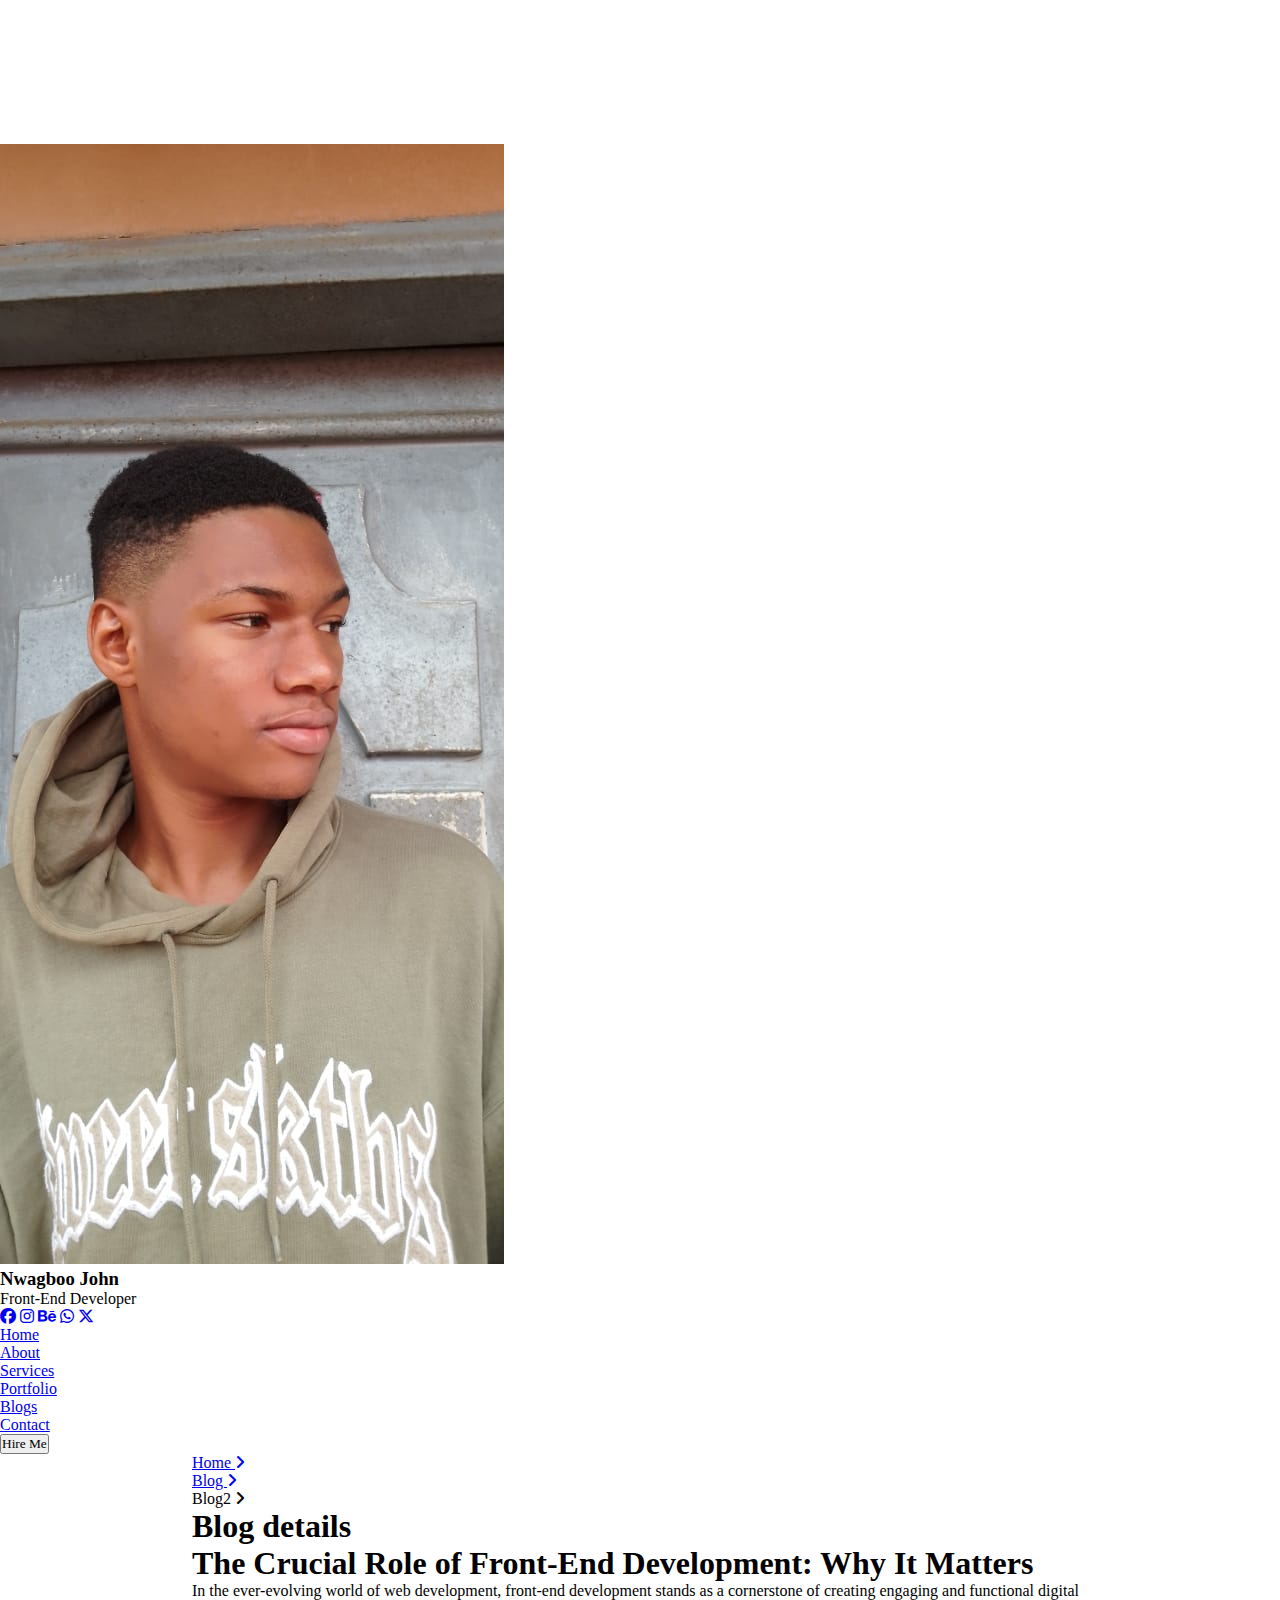
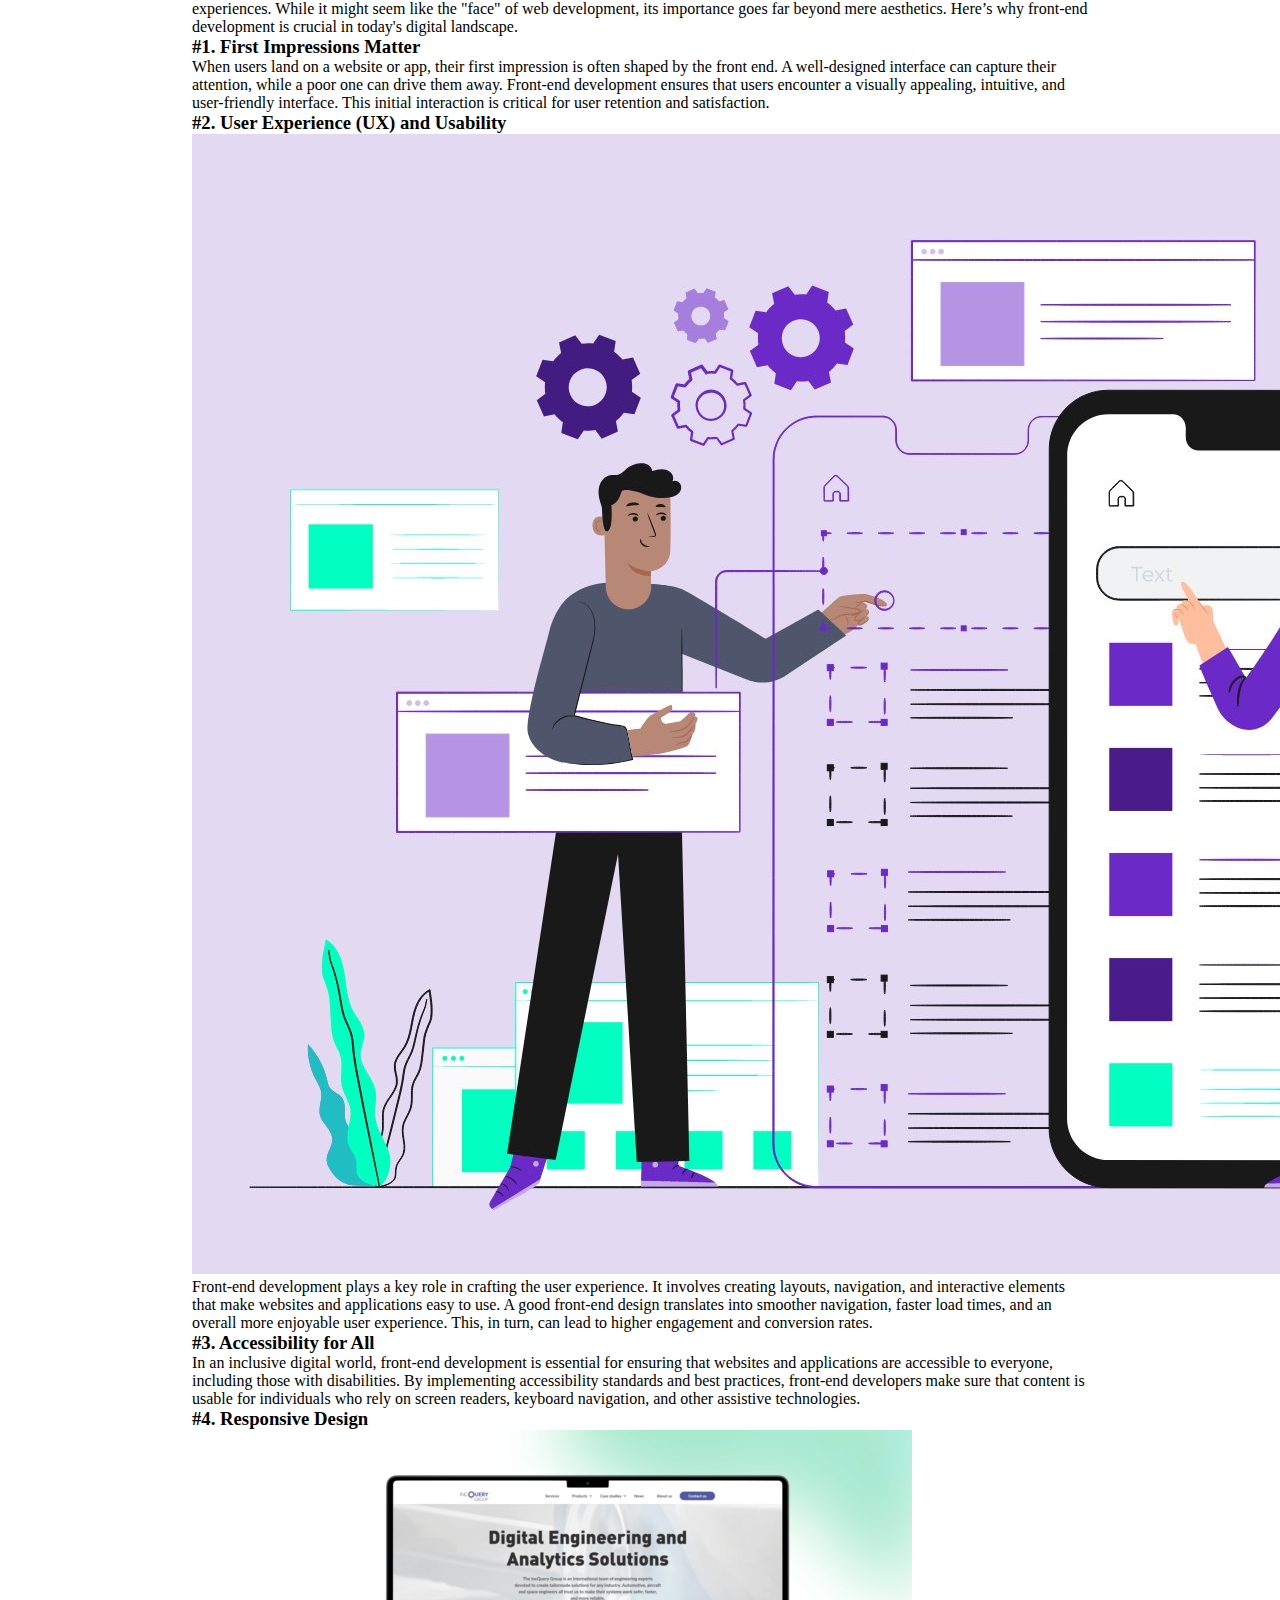
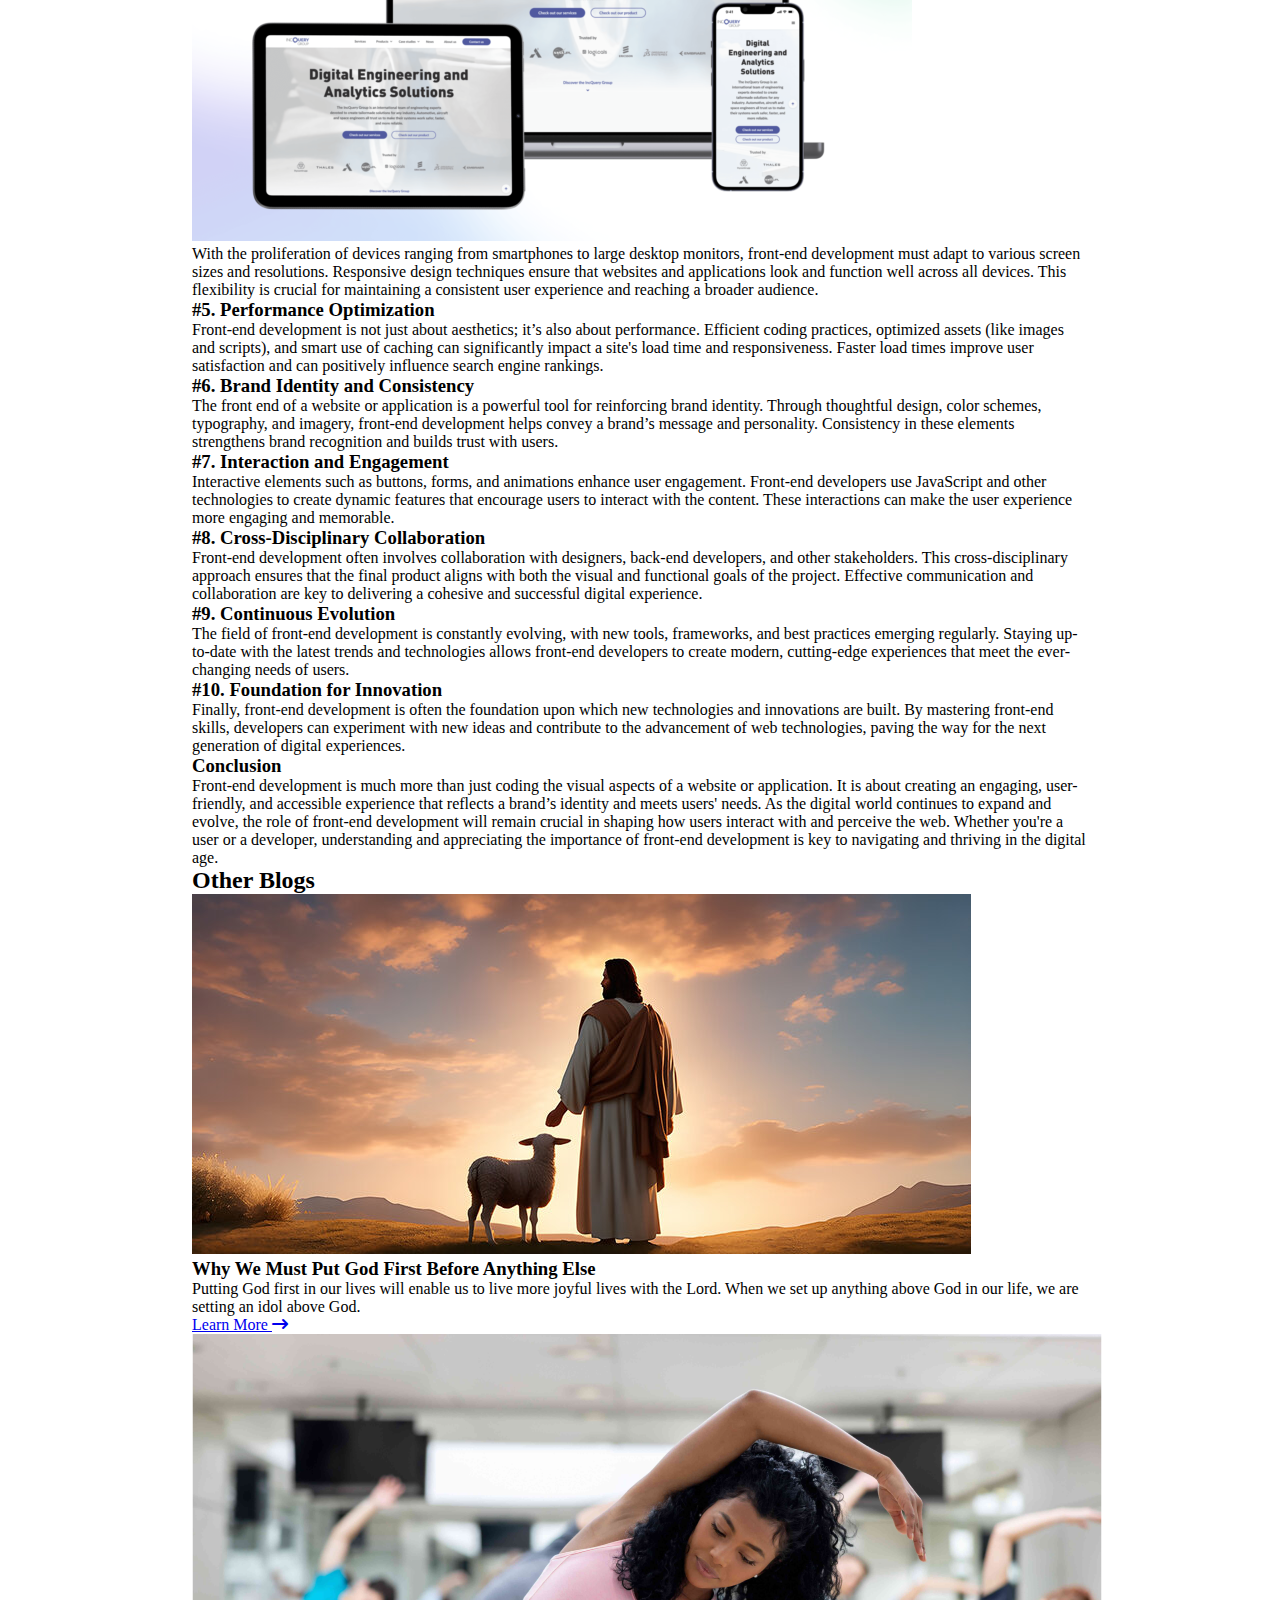
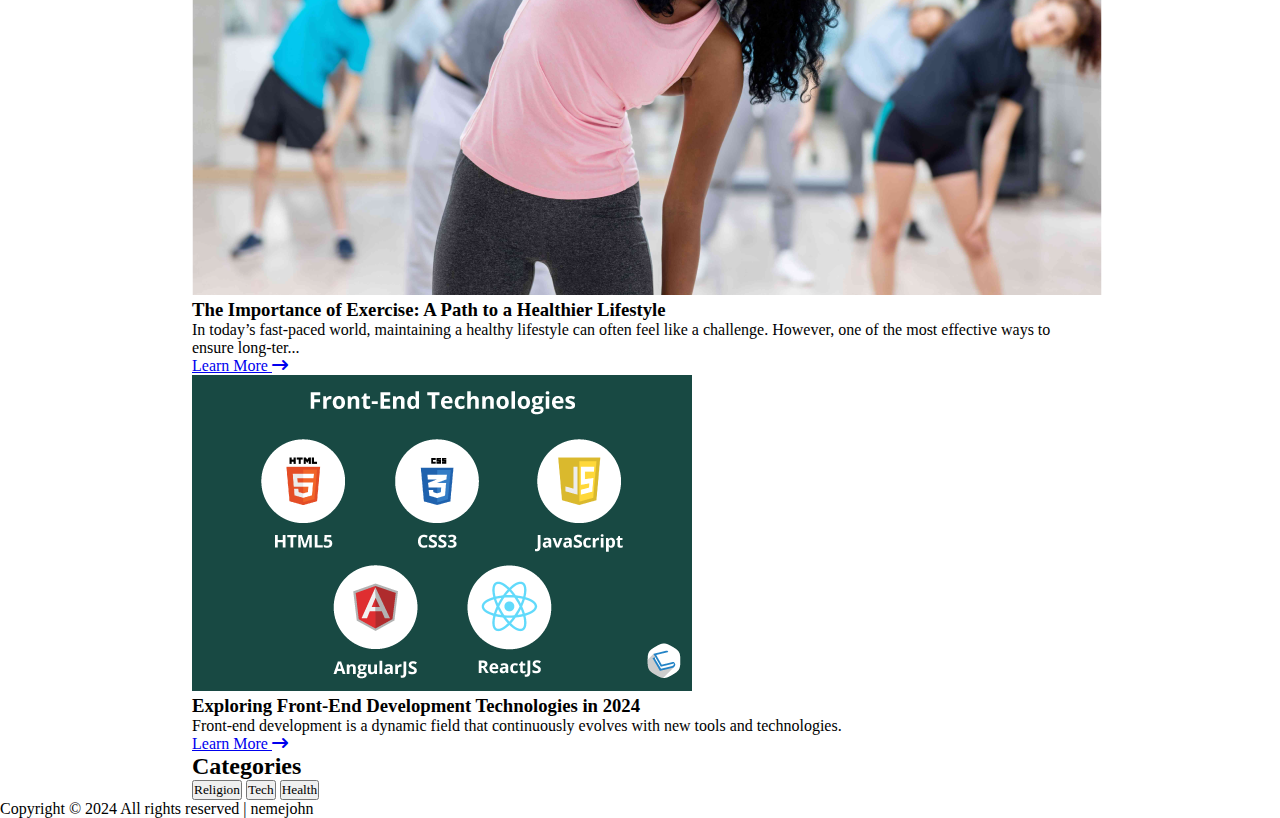
<file: blog1.html>
<!DOCTYPE html>
<html>
    <head>
        <title>nemejohn.</title>
        <meta name="viewport" content="width=device-width, initial-scale=1.0">
        <link href='https://unpkg.com/boxicons@2.1.4/css/boxicons.min.css' rel='stylesheet'>
        <link rel="stylesheet" href="blog.css">
        <link rel="shortcut icon" href="images/nj.png" type="image/x-icon">
        <link rel="stylesheet" href="https://cdnjs.cloudflare.com/ajax/libs/font-awesome/6.5.1/css/all.min.css"/>
        <link rel="preconnect" href="https://fonts.googleapis.com">
        <link rel="preconnect" href="https://fonts.gstatic.com" crossorigin>
        <link rel="preconnect" href="https://fonts.googleapis.com">
        <link rel="preconnect" href="https://fonts.gstatic.com" crossorigin>
        <link href="https://fonts.googleapis.com/css2?family=Inconsolata:wght@200..900&display=swap" rel="stylesheet">
        <link href="https://fonts.googleapis.com/css2?family=Poppins:ital,wght@0,100;0,200;0,300;0,400;0,500;0,600;0,700;0,800;0,900;1,100;1,200;1,300;1,400;1,500;1,600;1,700;1,800;1,900&display=swap" rel="stylesheet">
    </head>
    <body>
        <div class="nav-bar" id="nav-bar">
            <a href="index.html">
                <svg id="logo" width="676" height="140" viewBox="0 0 676 140" fill="none" xmlns="http://www.w3.org/2000/svg">
                    <path id="circle" d="M653.38 101.494C655.684 103.798 658.543 104.96 661.834 104.96C665.035 104.96 667.796 103.784 669.988 101.474C672.279 99.1732 673.434 96.3211 673.434 93.0396C673.434 89.7582 672.279 86.9061 669.988 84.6056C667.796 82.2949 665.035 81.1196 661.834 81.1196C658.543 81.1196 655.684 82.2814 653.38 84.5854C651.076 86.8894 649.914 89.7486 649.914 93.0396C649.914 96.3307 651.076 99.1899 653.38 101.494Z" stroke="white" stroke-width="4"/>
                    <path d="M592.953 31.7308C590.522 32.9463 588.37 34.4563 586.503 36.2587V31.8557V29.8557H584.503H572.855H570.855V31.8557V102V104H572.855H584.503H586.503V102V63.2157C586.503 56.1874 588.217 51.1653 591.334 47.8209C594.565 44.4441 598.913 42.6877 604.599 42.6877C610.212 42.6877 614.42 44.4079 617.472 47.6831L617.48 47.6915L617.488 47.6998C620.516 50.8751 622.183 55.6384 622.183 62.3197V102V104H624.183H635.703H637.703V102V60.6557C637.703 50.5707 634.954 42.5585 629.164 36.9522C623.444 31.3271 616.001 28.5757 607.031 28.5757C601.97 28.5757 597.272 29.6174 592.968 31.7233L592.961 31.727L592.953 31.7308Z" stroke="white" stroke-width="4"/>
                    <path d="M553.828 104H555.828V102V60.6558C555.828 53.9258 554.545 48.0776 551.878 43.1967C549.315 38.3499 545.709 34.681 541.069 32.2646C536.488 29.7938 531.382 28.5758 525.796 28.5758C520.495 28.5758 515.63 29.6108 511.236 31.7162L511.229 31.7197L511.221 31.7233C508.727 32.9438 506.527 34.4634 504.628 36.281V7.27979V5.27979H502.628H490.98H488.98V7.27979V102V104H490.98H502.628H504.628V102V63.2158C504.628 56.1875 506.342 51.1654 509.459 47.821C512.69 44.4442 517.038 42.6878 522.724 42.6878C528.337 42.6878 532.545 44.408 535.597 47.6832L535.605 47.6916L535.613 47.6999C538.641 50.8752 540.309 55.6385 540.309 62.3198V102V104H542.309H553.828Z" stroke="white" stroke-width="4"/>
                    <path d="M420.795 100.413L420.807 100.42C426.5 103.583 432.811 105.152 439.698 105.152C446.665 105.152 453.058 103.585 458.834 100.426C464.619 97.2622 469.193 92.7768 472.531 87.0047C475.973 81.1149 477.666 74.3592 477.666 66.7996C477.666 59.2526 476.021 52.5432 472.667 46.7368C469.417 40.9634 464.928 36.5131 459.219 33.4294C453.524 30.2682 447.173 28.7036 440.21 28.7036C433.247 28.7036 426.896 30.2682 421.201 33.4294C415.485 36.5167 410.956 41.0129 407.624 46.8662L407.624 46.8662L407.619 46.8751C404.355 52.6766 402.754 59.3382 402.754 66.7996C402.754 74.3334 404.307 81.0683 407.473 86.9478L407.482 86.9641L407.491 86.9801C410.736 92.7493 415.176 97.2412 420.795 100.413ZM458.581 80.1232L458.573 80.1373L458.565 80.1515C456.517 83.7753 453.838 86.4352 450.531 88.2041C447.153 90.0107 443.552 90.9116 439.698 90.9116C435.835 90.9116 432.328 90.0492 429.14 88.3422C426.018 86.5868 423.465 83.9426 421.495 80.3236C419.638 76.7573 418.658 72.2782 418.658 66.7996C418.658 61.416 419.677 56.9841 421.615 53.4186C423.586 49.7915 426.138 47.1925 429.252 45.5219L429.259 45.5179L429.267 45.5138C432.543 43.7196 436.136 42.8156 440.082 42.8156C443.936 42.8156 447.487 43.7163 450.769 45.5138L450.786 45.5227L450.802 45.5313C454.006 47.2098 456.641 49.818 458.693 53.4477C460.704 57.0068 461.762 61.4278 461.762 66.7996C461.762 72.1596 460.667 76.5699 458.581 80.1232Z" stroke="white" stroke-width="4"/>
                    <path d="M376.541 19.533L376.561 19.5538L376.581 19.574C378.501 21.494 380.891 22.4638 383.627 22.4638C386.355 22.4638 388.719 21.498 390.565 19.5539C392.472 17.6373 393.435 15.2546 393.435 12.5278C393.435 9.80096 392.472 7.41825 390.565 5.50173C388.719 3.55763 386.355 2.5918 383.627 2.5918C380.891 2.5918 378.501 3.56162 376.581 5.48158L376.561 5.50178L376.541 5.52255C374.721 7.44985 373.819 9.82671 373.819 12.5278C373.819 15.2289 374.721 17.6057 376.541 19.533ZM362.043 135.28V137.28H364.043H370.827C377.18 137.28 382.35 135.759 386.004 132.4C389.731 128.976 391.387 123.764 391.387 117.232V31.8558V29.8558H389.387H377.739H375.739V31.8558V116.976C375.739 119.836 375.09 121.326 374.323 122.045L374.3 122.067L374.277 122.09C373.576 122.79 372.003 123.424 368.907 123.424H364.043H362.043V125.424V135.28Z" stroke="white" stroke-width="4"/>
                    <path d="M361.597 73.2796H363.401L363.586 71.4854C363.849 68.9505 363.981 66.5347 363.981 64.2396C363.981 57.5434 362.506 51.4894 359.512 46.1291C356.601 40.6776 352.406 36.3979 346.967 33.3156C341.509 30.2225 335.272 28.7036 328.317 28.7036C321.191 28.7036 314.788 30.2649 309.162 33.4393C303.61 36.5355 299.289 41.0029 296.215 46.7893C293.135 52.5858 291.629 59.2757 291.629 66.7996C291.629 74.3334 293.182 81.0683 296.348 86.9478L296.348 86.9478L296.354 86.9592C299.511 92.7314 303.864 97.2292 309.402 100.406L309.414 100.413C315.033 103.585 321.35 105.152 328.317 105.152C337.024 105.152 344.462 102.969 350.501 98.4854L350.509 98.4797L350.517 98.4738C356.494 93.9456 360.504 88.0716 362.5 80.9042L363.206 78.3676H360.573H348.029H346.607L346.14 79.7106C344.914 83.236 342.786 86.0492 339.719 88.1978C336.8 90.2176 333.043 91.2956 328.317 91.2956C322.637 91.2956 317.873 89.5382 313.912 86.0497C310.533 82.9346 308.438 78.7297 307.731 73.2796H361.597ZM345.294 51.4512L345.3 51.4614L345.306 51.4715C346.75 53.7933 347.624 56.5546 347.874 59.8076H307.923C308.757 54.6206 310.829 50.6238 314.045 47.6728C317.839 44.2692 322.388 42.5596 327.805 42.5596C331.614 42.5596 335.009 43.3508 338.028 44.8992L338.055 44.9131L338.083 44.9262C341.141 46.379 343.533 48.5424 345.294 51.4512Z" stroke="white" stroke-width="4"/>
                    <path d="M278.873 104H280.873V102V60.6557C280.873 53.9198 279.588 48.0672 276.916 43.1837C274.268 38.3441 270.624 34.6795 265.986 32.2644C261.395 29.7888 256.202 28.5757 250.457 28.5757C244.565 28.5757 239.17 30.031 234.32 32.9596C230.617 35.195 227.697 38.13 225.574 41.7401C223.3 38.003 220.282 35.0161 216.523 32.8173C211.658 29.9714 206.095 28.5757 199.897 28.5757C194.916 28.5757 190.297 29.6198 186.075 31.7308L186.067 31.7348L186.059 31.7388C183.69 32.9499 181.586 34.4645 179.753 36.2775V31.8557V29.8557H177.753H166.105H164.105V31.8557V102V104H166.105H177.753H179.753V102V63.3437C179.753 56.3094 181.47 51.2847 184.592 47.9403L184.599 47.9323L184.606 47.9242C187.757 44.4739 192.01 42.6877 197.593 42.6877C203.017 42.6877 207.093 44.3955 210.066 47.665L210.082 47.6826L210.098 47.6998C213.126 50.8751 214.793 55.6384 214.793 62.3197V102V104H216.793H228.313H230.313V102V63.3437C230.313 56.3094 232.03 51.2847 235.152 47.9403L235.159 47.9323L235.166 47.9242C238.317 44.4739 242.57 42.6877 248.153 42.6877C253.577 42.6877 257.653 44.3955 260.626 47.665L260.642 47.6826L260.658 47.6998C263.686 50.8751 265.353 55.6384 265.353 62.3197V102V104H267.353H278.873Z" stroke="white" stroke-width="4"/>
                    <path d="M150.347 73.2796H152.151L152.336 71.4854C152.599 68.9504 152.731 66.5347 152.731 64.2396C152.731 57.5434 151.256 51.4894 148.262 46.1291C145.351 40.6776 141.156 36.3979 135.717 33.3156C130.259 30.2225 124.022 28.7036 117.067 28.7036C109.941 28.7036 103.538 30.2649 97.9124 33.4393C92.3597 36.5355 88.0387 41.0029 84.9647 46.7893C81.8853 52.5858 80.3789 59.2757 80.3789 66.7996C80.3789 74.3334 81.9321 81.0683 85.098 86.9478L85.0979 86.9478L85.1042 86.9592C88.2608 92.7314 92.6143 97.2292 98.1515 100.406L98.1637 100.413C103.783 103.585 110.1 105.152 117.067 105.152C125.774 105.152 133.212 102.969 139.251 98.4854L139.259 98.4797L139.267 98.4738C145.244 93.9456 149.254 88.0716 151.25 80.9042L151.956 78.3676H149.323H136.779H135.357L134.89 79.7106C133.664 83.236 131.536 86.0492 128.469 88.1978C125.55 90.2176 121.793 91.2956 117.067 91.2956C111.387 91.2956 106.623 89.5382 102.662 86.0497C99.2832 82.9346 97.1883 78.7297 96.4806 73.2796H150.347ZM134.044 51.4512L134.05 51.4614L134.056 51.4715C135.5 53.7933 136.374 56.5546 136.624 59.8076H96.6734C97.5065 54.6206 99.5791 50.6238 102.795 47.6728C106.589 44.2692 111.138 42.5596 116.555 42.5596C120.364 42.5596 123.759 43.3508 126.778 44.8992L126.805 44.9131L126.833 44.9262C129.891 46.379 132.283 48.5424 134.044 51.4512Z" stroke="white" stroke-width="4"/>
                    <path d="M24.953 31.7308C22.5222 32.9463 20.3698 34.4563 18.5035 36.2587V31.8557V29.8557H16.5035H4.85547H2.85547V31.8557V102V104H4.85547H16.5035H18.5035V102V63.2157C18.5035 56.1874 20.2172 51.1653 23.3336 47.8209C26.5648 44.4441 30.9131 42.6877 36.5995 42.6877C42.2122 42.6877 46.4203 44.4079 49.4723 47.6831L49.4801 47.6915L49.488 47.6998C52.5156 50.8751 54.1835 55.6384 54.1835 62.3197V102V104H56.1835H67.7035H69.7035V102V60.6557C69.7035 50.5707 66.9537 42.5585 61.1642 36.9522C55.4437 31.3271 48.0015 28.5757 39.0315 28.5757C33.9699 28.5757 29.2717 29.6174 24.9684 31.7233L24.9607 31.727L24.953 31.7308Z" stroke="white" stroke-width="4"/>
                </svg>
            </a>
            <div class="unordered-list" id="unordered-list">
                <div onclick="closemenu()" id="close"><i class="fa-solid fa-xmark"></i></div>
                <div class="toggle">
                    <div class="image"><img src="images/p.jpg" alt=""></div>
                    <h3>Nwagboo John</h3>
                    <p>Front-End Developer</p>
                    <div class="icons">
                        <a href="https://www.facebook.com/profile.php?id=100091489970441" target="_blank"><i class="fa-brands fa-facebook"></i></a>
                        <a href="https://www.instagram.com/nemejohn62" target="_blank"><i class="fa-brands fa-instagram"></i></a>
                        <a href="https://www.behance.net/nemejohn" target="_blank"><i class="fa-brands fa-behance"></i></a>
                        <a href="https://wa.me/+2349118166827/?text= Hello, John this is a client." target="_blank"><i class="fa-brands fa-whatsapp"></i></a>
                        <a href="https://www.twitter.com/johnNeme35747" target="_blank"><i class="fa-brands fa-x-twitter"></i></a>
                    </div>
                </div>
                <ul>
                    <li><a href="index.html">Home</a></li>
                    <li><a href="index.html#about">About</a></li>
                    <li><a href="index.html#services">Services</a></li>
                    <li><a href="index.html#portfolio">Portfolio</a></li>
                    <li><a href="index.html#blogs">Blogs</a></li>
                    <li><a href="index.html#contact">Contact</a></li>
                </ul>
                <a href="hire-me.html"><button>Hire Me</button></a>
            </div>
            <div onclick="openmenu()" id="menu"><i class='bx bx-menu'></i></div>
        </div>

        <div class="blog-container">
            <div class="container">
                <div class="blog-item">
                    <a href="index.html"><p>Home <i class="fa-solid fa-angle-right"></i></p></a>
                    <a href="blog1.html"><p>Blog <i class="fa-solid fa-angle-right"></i></p></a>
                    <p>Blog2 <i class="fa-solid fa-angle-right"></i></p>
                </div>
                <h1>Blog details</h1>
            </div>
        </div>

        <div class="blog-background">
            <div class="container">
                <div class="blog-folder">
                    <h1>The Crucial Role of Front-End Development: Why It Matters</h1>
                    <p>
                        In the ever-evolving world of web development, front-end development stands 
                        as a cornerstone of creating engaging and functional digital experiences. 
                        While it might seem like the "face" of web development, its importance goes 
                        far beyond mere aesthetics. Here’s why front-end development is crucial in 
                        today's digital landscape.
                    </p>
                    <h3>#1. First Impressions Matter</h3>
                    <p>
                        When users land on a website or app, their first impression is often shaped by the front end. 
                        A well-designed interface can capture their attention, while a poor one can drive them away. 
                        Front-end development ensures that users encounter a visually appealing, intuitive, and user-friendly interface. 
                        This initial interaction is critical for user retention and satisfaction.
                    </p>
                    <h3>#2. User Experience (UX) and Usability</h3>
                    <img src="images/ux-image.png" alt="">
                    <p>
                        Front-end development plays a key role in crafting the user experience. It involves creating layouts, navigation, 
                        and interactive elements that make websites and applications easy to use. A good front-end design translates into 
                        smoother navigation, faster load times, and an overall more enjoyable user experience. This, in turn, can lead to 
                        higher engagement and conversion rates.
                    </p>
                    <h3>#3. Accessibility for All</h3>
                    <p>
                        In an inclusive digital world, front-end development is essential for ensuring that websites and applications are 
                        accessible to everyone, including those with disabilities. By implementing accessibility standards and best practices, 
                        front-end developers make sure that content is usable for individuals who rely on screen readers, keyboard navigation, 
                        and other assistive technologies.
                    </p>
                    <h3>#4. Responsive Design</h3>
                    <img src="images/responsiveness.png" alt="">
                    <p>
                        With the proliferation of devices ranging from smartphones to large desktop monitors, front-end development must adapt to 
                        various screen sizes and resolutions. Responsive design techniques ensure that websites and applications look and function 
                        well across all devices. This flexibility is crucial for maintaining a consistent user experience and reaching a broader audience.
                    </p>
                    <h3>#5. Performance Optimization</h3>
                    <p>
                        Front-end development is not just about aesthetics; it’s also about performance. Efficient coding practices, optimized assets (like images and scripts), 
                        and smart use of caching can significantly impact a site's load time and responsiveness. Faster load times improve user satisfaction and can positively 
                        influence search engine rankings.
                    </p>
                    <h3>#6. Brand Identity and Consistency</h3>
                    <p>
                        The front end of a website or application is a powerful tool for reinforcing brand identity. Through thoughtful design, color schemes, typography, and imagery, 
                        front-end development helps convey a brand’s message and personality. Consistency in these elements strengthens brand recognition and builds trust with users.
                    </p>
                    <h3>#7. Interaction and Engagement</h3>
                    <p>
                        Interactive elements such as buttons, forms, and animations enhance user engagement. Front-end developers use JavaScript and other technologies to create dynamic 
                        features that encourage users to interact with the content. These interactions can make the user experience more engaging and memorable.
                    </p>
                    <h3>#8. Cross-Disciplinary Collaboration</h3>
                    <p>
                        Front-end development often involves collaboration with designers, back-end developers, and other stakeholders. This cross-disciplinary approach ensures that the final 
                        product aligns with both the visual and functional goals of the project. Effective communication and collaboration are key to delivering a cohesive and successful digital 
                        experience.
                    </p>
                    <h3>#9. Continuous Evolution</h3>
                    <p>
                        The field of front-end development is constantly evolving, with new tools, frameworks, and best practices emerging regularly. Staying up-to-date with the latest trends and 
                        technologies allows front-end developers to create modern, cutting-edge experiences that meet the ever-changing needs of users.
                    </p>
                    <h3>#10. Foundation for Innovation</h3>
                    <p>
                        Finally, front-end development is often the foundation upon which new technologies and innovations are built. By mastering front-end skills, developers can experiment with new 
                        ideas and contribute to the advancement of web technologies, paving the way for the next generation of digital experiences.
                    </p>
                    <h3>Conclusion</h3>
                    <p>
                        Front-end development is much more than just coding the visual aspects of a website or application. It is about creating an engaging, user-friendly, and accessible experience that reflects 
                        a brand’s identity and meets users' needs. As the digital world continues to expand and evolve, the role of front-end development will remain crucial in shaping how users interact with and 
                        perceive the web. Whether you're a user or a developer, understanding and appreciating the importance of front-end development is key to navigating and thriving in the digital age.
                    </p>

                    <form action="">

                    </form>
                </div>
                
                <div class="other-blog-container">
                    <h2>Other Blogs</h2>
                    <div class="other-blog">
                        <div class="blog-image"><img src="images/God's-love.png"></div>
                        <div class="other-blog-content">
                            <h3>Why We Must Put God First Before Anything Else</h3>
                            <p>
                                Putting God first in our lives will enable us to live more joyful lives with the Lord. 
                                When we set up anything above God in our life, we are setting an idol above God.
                            </p>
                            <a href="blog5.html">Learn More <i class="fa fa-arrow-right-long"></i></a>
                        </div>
                    </div>
                    <div class="other-blog">
                        <div class="blog-image"><img src="images/exercise.png"></div>
                        <div class="other-blog-content">
                            <h3>The Importance of Exercise: A Path to a Healthier Lifestyle</h3>
                            <p>
                                In today’s fast-paced world, maintaining a healthy lifestyle can often feel like a challenge. 
                                However, one of the most effective ways to ensure long-ter...
                            </p>
                            <a href="blog2.html">Learn More <i class="fa fa-arrow-right-long"></i></a>
                        </div>
                    </div>
                    <div class="other-blog">
                        <div class="other-blog">
                            <div class="blog-image"><img src="images/front-end-technologies.png"></div>
                            <div class="other-blog-content">
                                <h3>Exploring Front-End Development Technologies in 2024</h3>
                                <p>
                                    Front-end development is a dynamic field that continuously evolves with new tools and technologies.
                                </p>
                                <a href="blog3.html">Learn More <i class="fa fa-arrow-right-long"></i></a>
                            </div>
                        </div>
                    </div>
                    <div class="categories" id="categories">
                        <h2>Categories</h2>
                        <div class="category-list">
                            <a href="blog5.html"><button>Religion</button></a>
                            <a href="blog3.html"><button>Tech</button></a>
                            <a href="blog2.html"><button>Health</button></a>
                        </div>
                    </div>                    
                </div>
            </div>
        </div>

        <footer class="footer">
            <p> Copyright © 2024 All rights reserved | nemejohn</p>
        </footer>

        <!-- <button popovertarget="my-popover">Pop Up</button>
                    <div class="pop-text" id="my-popover" popover>
                        <p>
                            Lorem ipsum dolor sit amet consectetur adipisicing elit. 
                            Non fugit delectus eaque aperiam. Illo assumenda eius 
                            cupiditate accusantium, alias hic consequuntur inventore 
                            quibusdam aperiam aspernatur voluptatem perferendis nihil 
                            expedita cumque!
                        </p>
                        <button>allow</button>
                    </div> -->

        <script src="portfolio.js"></script> 
        
        <?php
            if(isset($_POST["submit"])){
                print
            }
        ?>
    </body>
</html>
</file>
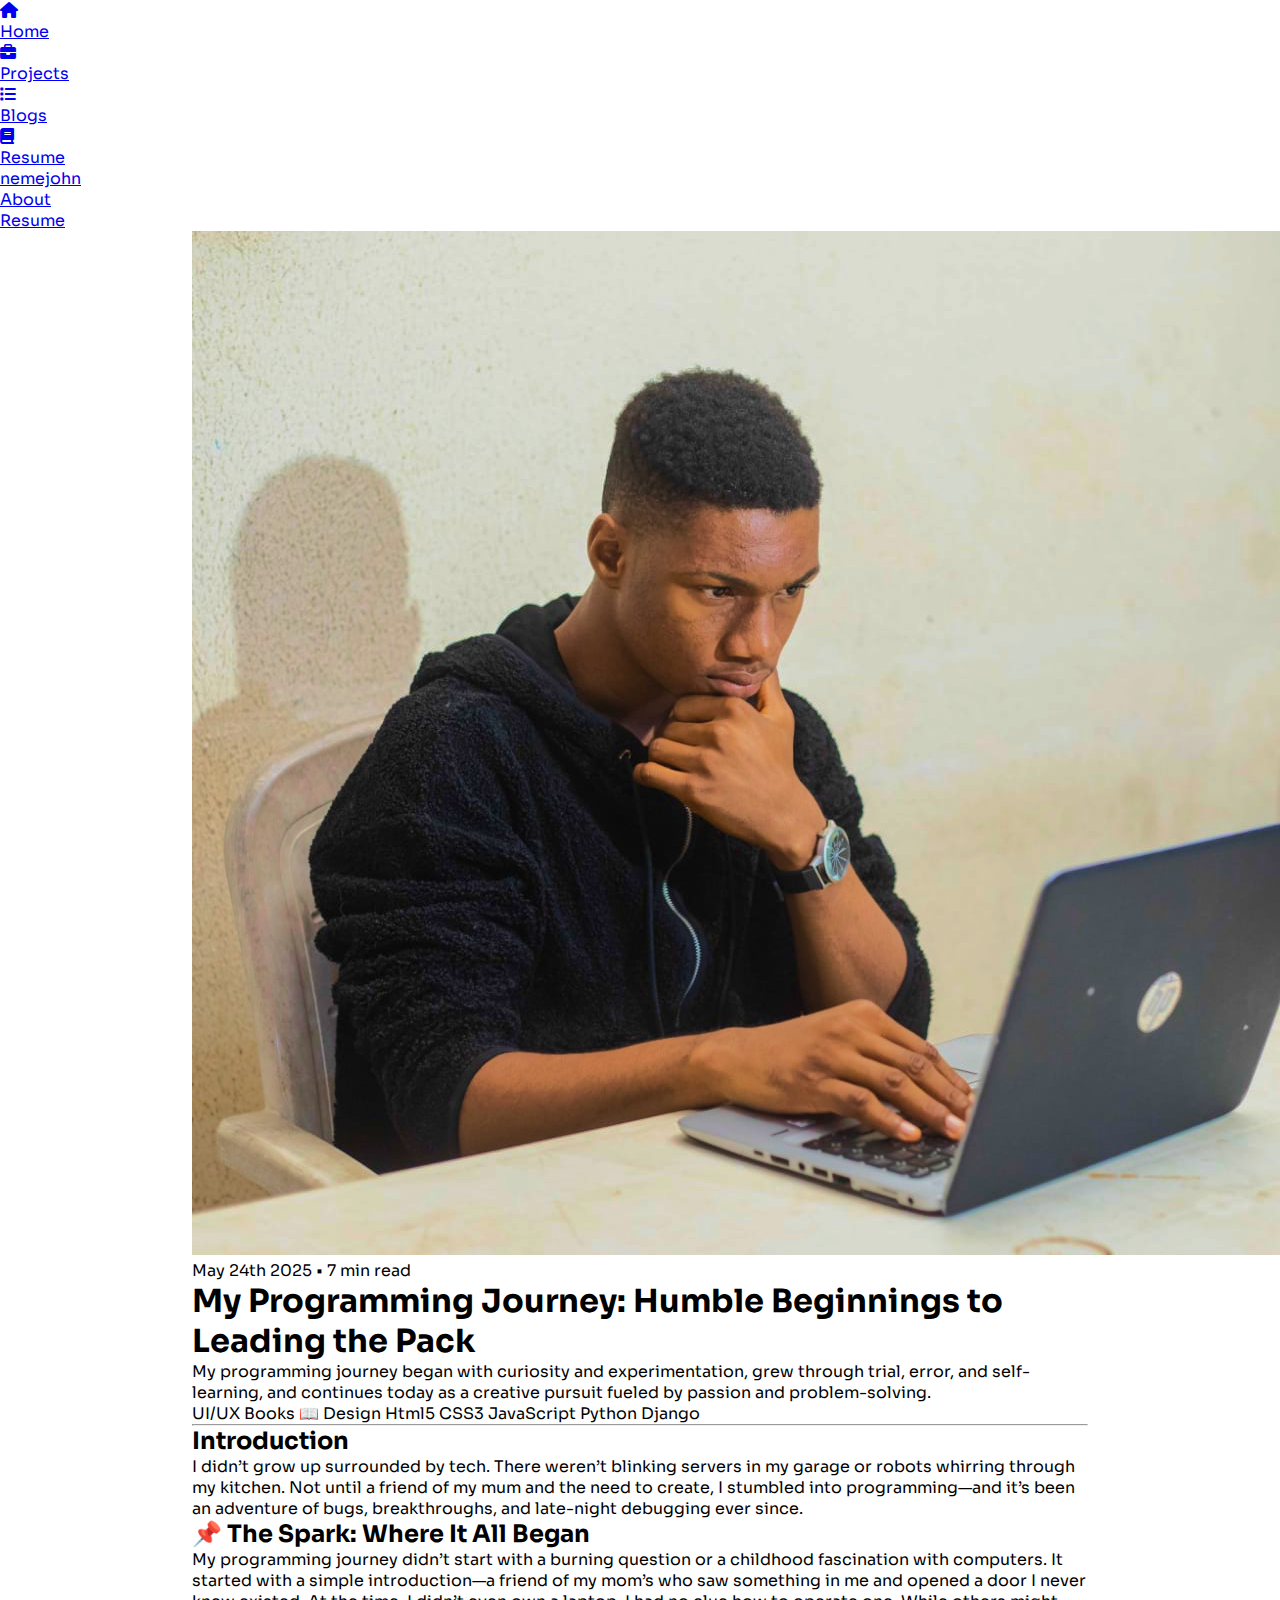
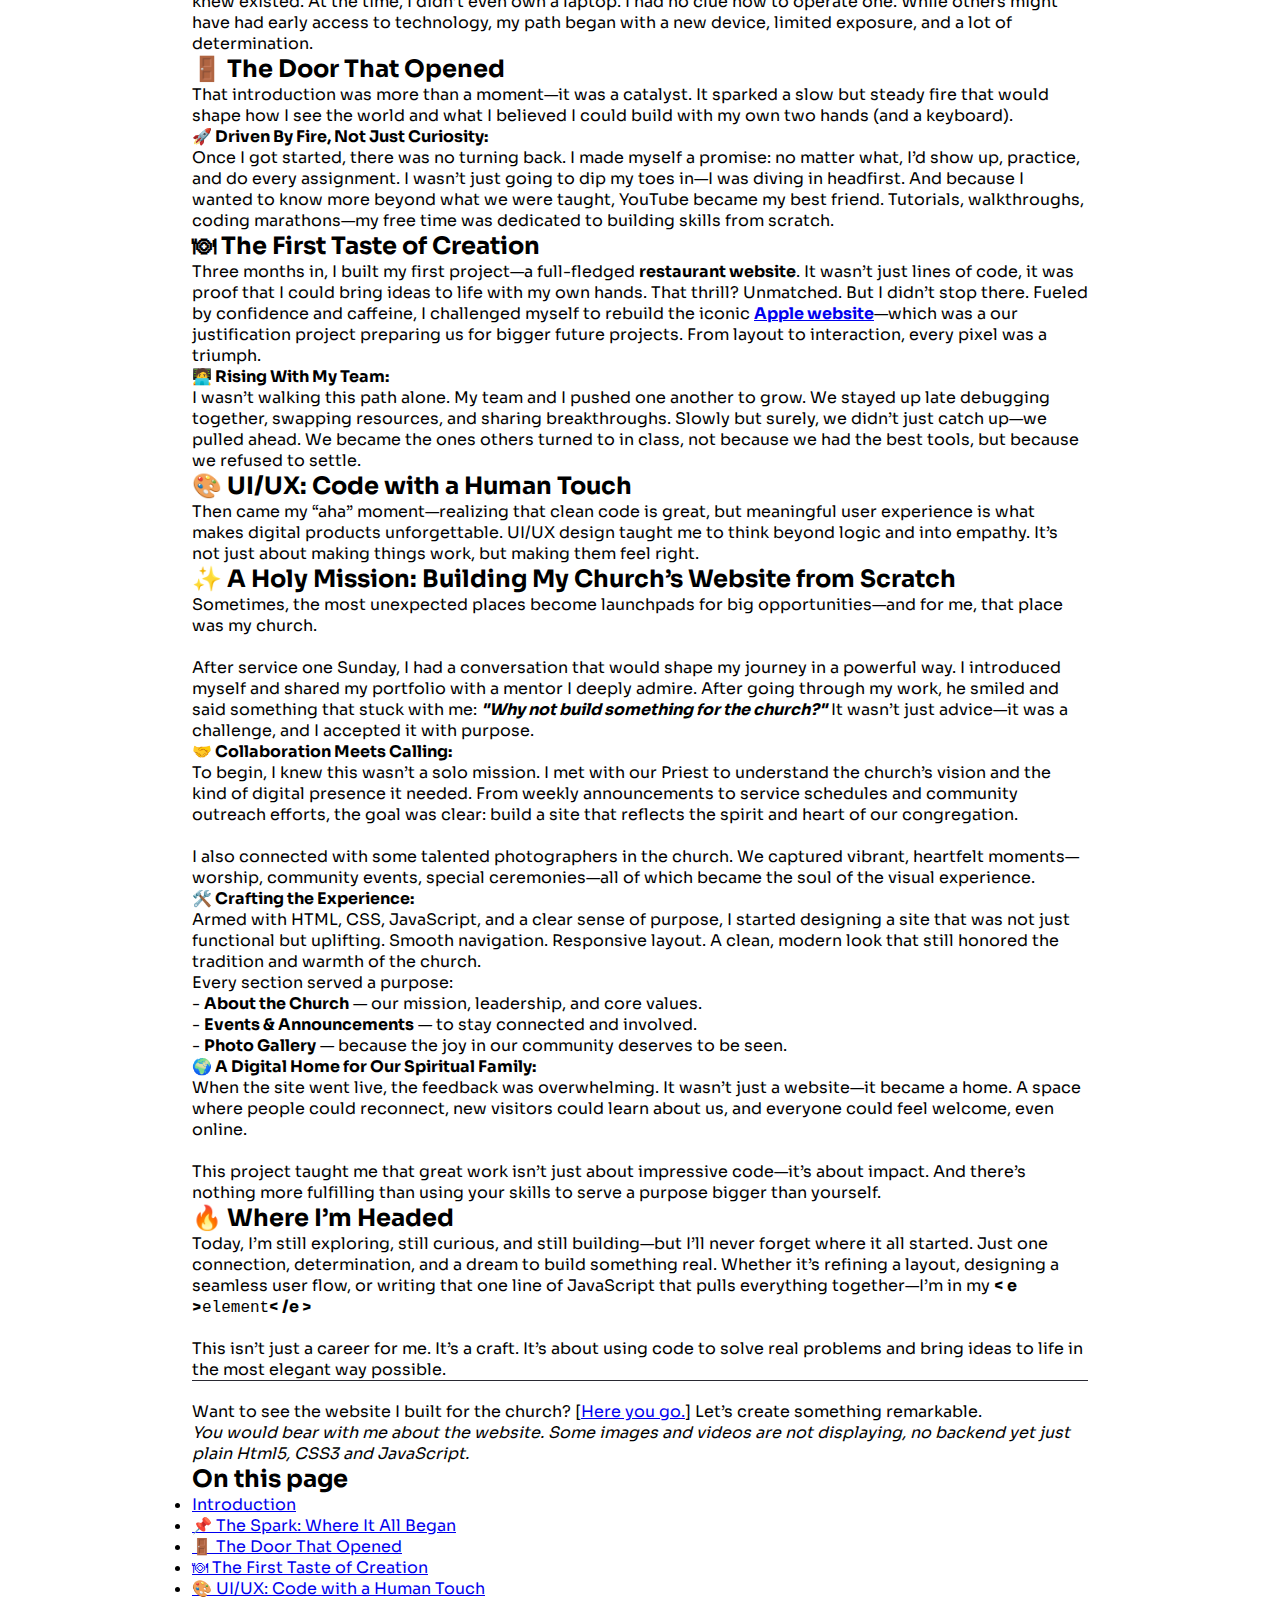
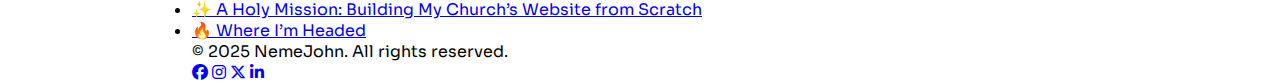
<file: blog2.html>
<!DOCTYPE html>
<html lang="en">
<head>
  <title>nemejohn - Fullstack Developer</title>
  <meta charset="UTF-8">
  <meta name="author" content="NemeJohn">
  <meta name="viewport" content="width=device-width, initial-scale=1.0">
  <link href='https://unpkg.com/boxicons@2.1.4/css/boxicons.min.css' rel='stylesheet'>
  <link rel="stylesheet" href="blog.css">
  <link rel="shortcut icon" href="images/2025favicon.png" type="image/x-icon">
  <link rel="stylesheet" href="https://cdnjs.cloudflare.com/ajax/libs/font-awesome/6.5.1/css/all.min.css"/>
  <link rel="preconnect" href="https://fonts.googleapis.com">
  <link rel="preconnect" href="https://fonts.gstatic.com" crossorigin>
  <link href="https://fonts.googleapis.com/css2?family=Sora:wght@100..800&display=swap" rel="stylesheet">
  <link href="https://fonts.googleapis.com/css2?family=Poppins:ital,wght@0,100;0,200;0,300;0,400;0,500;0,600;0,700;0,800;0,900;1,100;1,200;1,300;1,400;1,500;1,600;1,700;1,800;1,900&display=swap" rel="stylesheet">
</head>
<body>
    <!-- scroll-watcher section -->
    <div class="scroll-watcher"></div>

    <!-- bottom-navbar section -->
    <div class="bottom-navbar scale-in-center">
        <a href="index.html">
        <div class="bottom-icon">
            <i class="fa-solid fa-home"></i>
            <p>Home</p>
        </div>
        </a>
        <a href="index.html#project">
        <div class="bottom-icon">
            <i class="fa-solid fa-briefcase"></i>
            <p>Projects</p>
        </div>
        </a>
        <a href="index.html#blog">
        <div class="bottom-icon">
            <i class="fa-solid fa-list"></i>
            <p>Blogs</p>
        </div>
        </a>
        <a href="Fullstack-Web-Design-Resume.pdf" target="_blank">
        <div class="bottom-icon">
            <i class="fa-solid fa-book"></i>
            <p>Resume</p>
        </div>
        </a>
    </div>

    <!-- nav-bar section -->
    <div class="nav-bar">
        <div class="nav-bar_container">
        <div class="logo">
            <a href="index.html" class="btn-shine">nemejohn</a>
        </div>
        <ul class="nav-list">
            <li><a href="about.html">About</a></li>
            <li><a href="Fullstack-Web-Design-Resume.pdf" target="_blank">Resume</a></li>
        </ul>
        </div>
    </div>

    <!-- blog section -->
    <div class="blog-section">
        <div class="container">
            <div class="images">
                <img src="images/aboutme-typing2.png" alt="">
            </div>
            <div class="blog-folder">
                <div class="blog-container-heading">
                    <p class="blog-date">May 24th 2025 &#x2022; 7 min read</p>
                    <h1 class="blog-title">My Programming Journey: Humble Beginnings to Leading the Pack</h1>
                    <p class="blog-description">
                        My programming journey began with curiosity and experimentation, grew through trial, error, and self-learning, and continues today as a creative pursuit fueled by passion and problem-solving.
                    </p>
                    <div class="blog-stack">
                        <span class="blog-technology">UI/UX</span>
                        <span class="blog-technology">Books 📖</span>
                        <span class="blog-technology">Design</span>
                        <span class="blog-technology">Html5</span>
                        <span class="blog-technology">CSS3</span>
                        <span class="blog-technology">JavaScript</span>
                        <span class="blog-technology">Python</span>
                        <span class="blog-technology">Django</span>
                    </div>
                </div>
                <hr>
                <div class="blog-flex">
                    <div class="first-blog-row">
                        <div class="row-content" id="introduction">
                            <h2>Introduction</h2>
                            <p>
                                I didn’t grow up surrounded by tech. There weren’t blinking servers in my garage or robots whirring through my kitchen. Not until a friend of my mum and the need to create, 
                                I stumbled into programming—and it’s been an adventure of bugs, breakthroughs, and late-night debugging ever since.
                            </p>
                        </div>
                        <div class="row-content" id="second-section">
                            <h2>📌 The Spark: Where It All Began</h2>
                            <p>
                                My programming journey didn’t start with a burning question or a childhood fascination with computers. It started with a simple introduction—a friend 
                                of my mom’s who saw something in me and opened a door I never knew existed. At the time, I didn’t even own a laptop. I had no clue how to operate one. 
                                While others might have had early access to technology, my path began with a new device, limited exposure, and a lot of determination.
                            </p>
                        </div>
                        <div class="row-content" id="third-section">
                            <h2>🚪 The Door That Opened</h2>
                            <p>
                                That introduction was more than a moment—it was a catalyst. 
                                It sparked a slow but steady fire that would shape how I see 
                                the world and what I believed I could build with my own two hands (and a keyboard).
                            </p>
                            <p><b>🚀 Driven By Fire, Not Just Curiosity:</b></p>
                            <p>
                                Once I got started, there was no turning back. I made myself a promise: no matter what, I’d show up, practice, and do every assignment. 
                                I wasn’t just going to dip my toes in—I was diving in headfirst. And because I wanted to know more beyond what we were taught, YouTube 
                                became my best friend. Tutorials, walkthroughs, coding marathons—my free time was dedicated to building skills from scratch.
                            </p>
                        </div>
                        <div class="row-content" id="fourth-section">
                            <h2>🍽 The First Taste of Creation</h2>
                            <p>
                                Three months in, I built my first project—a full-fledged <b>restaurant website</b>. It wasn’t just lines of code, it was proof that I 
                                could bring ideas to life with my own hands. That thrill? Unmatched. But I didn’t stop there. Fueled by confidence and caffeine, 
                                I challenged myself to rebuild the iconic <a href="https://apple.com" target="_blank"><b>Apple website</b></a>—which was a our justification project
                                preparing us for bigger future projects. From layout to interaction, every pixel was a triumph.
                            </p>
                            <p><b>🧑‍💻 Rising With My Team:</b></p>
                            <p>
                                I wasn’t walking this path alone. My team and I pushed one another to grow. We stayed up late debugging together, swapping resources, and sharing breakthroughs. 
                                Slowly but surely, we didn’t just catch up—we pulled ahead. We became the ones others turned to in class, not because we had the best tools, but because we refused to settle.
                            </p>
                        </div>
                        <div class="row-content" id="fifth-section">
                            <h2>🎨 UI/UX: Code with a Human Touch</h2>
                            <p>
                                Then came my “aha” moment—realizing that clean code is great, but meaningful user experience is what makes digital products unforgettable. 
                                UI/UX design taught me to think beyond logic and into empathy. It’s not just about making things work, but making them feel right.
                            </p>
                        </div>
                        <div class="row-content" id="sixth-section">
                            <h2>✨ A Holy Mission: Building My Church’s Website from Scratch</h2>
                            <p>
                                Sometimes, the most unexpected places become launchpads for big opportunities—and for me, that place was my church. <br><br>
                                After service one Sunday, I had a conversation that would shape my journey in a powerful way. I introduced myself and shared my 
                                portfolio with a mentor I deeply admire. After going through my work, he smiled and said something that stuck with me: <b><i>"Why not 
                                build something for the church?"</i></b> It wasn’t just advice—it was a challenge, and I accepted it with purpose.
                            </p>
                            <p><b>🤝 Collaboration Meets Calling:</b></p>
                            <p>
                                To begin, I knew this wasn’t a solo mission. I met with our Priest to understand the church’s vision and the kind of digital presence it needed. 
                                From weekly announcements to service schedules and community outreach efforts, the goal was clear: build a site that reflects the spirit and heart of our congregation. <br><br>
                                I also connected with some talented photographers in the church. We captured vibrant, heartfelt moments—worship, community events, special ceremonies—all of which became the soul 
                                of the visual experience.
                            </p>
                            <p><b>🛠️ Crafting the Experience:</b></p>
                            <p>
                                Armed with HTML, CSS, JavaScript, and a clear sense of purpose, I started designing a site that was not just functional but uplifting. Smooth navigation. Responsive layout. A clean, 
                                modern look that still honored the tradition and warmth of the church.
                            </p>
                            <p>Every section served a purpose:</p>
                            <p>
                                - <b>About the Church</b> — our mission, leadership, and core values. <br>
                                - <b>Events & Announcements</b> — to stay connected and involved. <br>
                                - <b>Photo Gallery</b> — because the joy in our community deserves to be seen. <br>
                            </p>
                            <p><b>🌍 A Digital Home for Our Spiritual Family:</b></p>
                            <p>
                                When the site went live, the feedback was overwhelming. It wasn’t just a website—it became a home. 
                                A space where people could reconnect, new visitors could learn about us, and everyone could feel welcome, even online. <br><br>
                                This project taught me that great work isn’t just about impressive code—it’s about impact. And there’s nothing more fulfilling 
                                than using your skills to serve a purpose bigger than yourself.
                            </p>
                        </div>
                        <div class="row-content" id="final-thought">
                            <h2>🔥 Where I’m Headed</h2>
                            <p>
                                Today, I’m still exploring, still curious, and still building—but I’ll never forget where it all started. Just one connection, determination, 
                                and a dream to build something real. Whether it’s refining a layout, designing a seamless user flow, 
                                or writing that one line of JavaScript that pulls everything together—I’m in my <b>< e ></b><span style="font-family:'Courier New', Courier, monospace;">element</span><b>< /e ></b> <br><br>
                                This isn’t just a career for me. It’s a craft. It’s about using code to solve real problems and bring ideas to life in the most elegant way possible.
                            </p>
                            <p style="border-top: 1.5px solid #292932; padding-top: 20px;">
                                Want to see the website I built for the church? [<a href="https://nemejohn.github.io/redemptionarena" target="_blank">Here you go.</a>] Let’s create something remarkable.
                            </p>
                            <div class="blog-left">
                                <i>
                                    You would bear with me about the website. Some images and videos are not displaying, no backend yet just plain Html5, CSS3 and JavaScript.
                                </i>
                            </div>
                        </div>
                    </div>
                    <div class="second-blog-row blog-sidebar" id="blog-sidebar">
                        <h2>On this page</h2>
                        <ul class="blog-sidebar-list">
                            <li><a href="#introduction">Introduction</a></li>
                            <li><a href="#second-section">📌 The Spark: Where It All Began</a></li>
                            <li><a href="#third-section">🚪 The Door That Opened</a></li>
                            <li><a href="#fourth-section">🍽 The First Taste of Creation</a></li>
                            <li><a href="#fifth-section">🎨 UI/UX: Code with a Human Touch</a></li>
                            <li><a href="#sixth-section">✨ A Holy Mission: Building My Church’s Website from Scratch</a></li>
                            <li><a href="#final-thought">🔥 Where I’m Headed</a></li>
                        </ul>
                    </div>
                </div>
            </div>
        </div>
    </div>
    
    <!-- Footer section -->
    <div class="footer-section">
        <div class="container">
            <div class="footer-content">
                <p>© 2025 NemeJohn. All rights reserved.</p>
                <div class="social-icons">
                    <a href="https://web.facebook.com/profile.php?id=100091489970441&_rdc=1&_rdr#" target="_blank"><i class="fa-brands fa-facebook"></i></a>
                    <a href="https://www.instagram.com/nemejohn62" target="_blank"><i class="fa-brands fa-instagram"></i></a>
                    <a href="https://x.com/johnNeme35747" target="_blank"><i class="fa-brands fa-x-twitter"></i></a>
                    <a href="https://www.linkedin.com/in/neme-john-b2b0a1368" target="_blank"><i class="fa-brands fa-linkedin-in"></i></a>
                </div>
            </div>
        </div>
    </div>

</body>
</file>
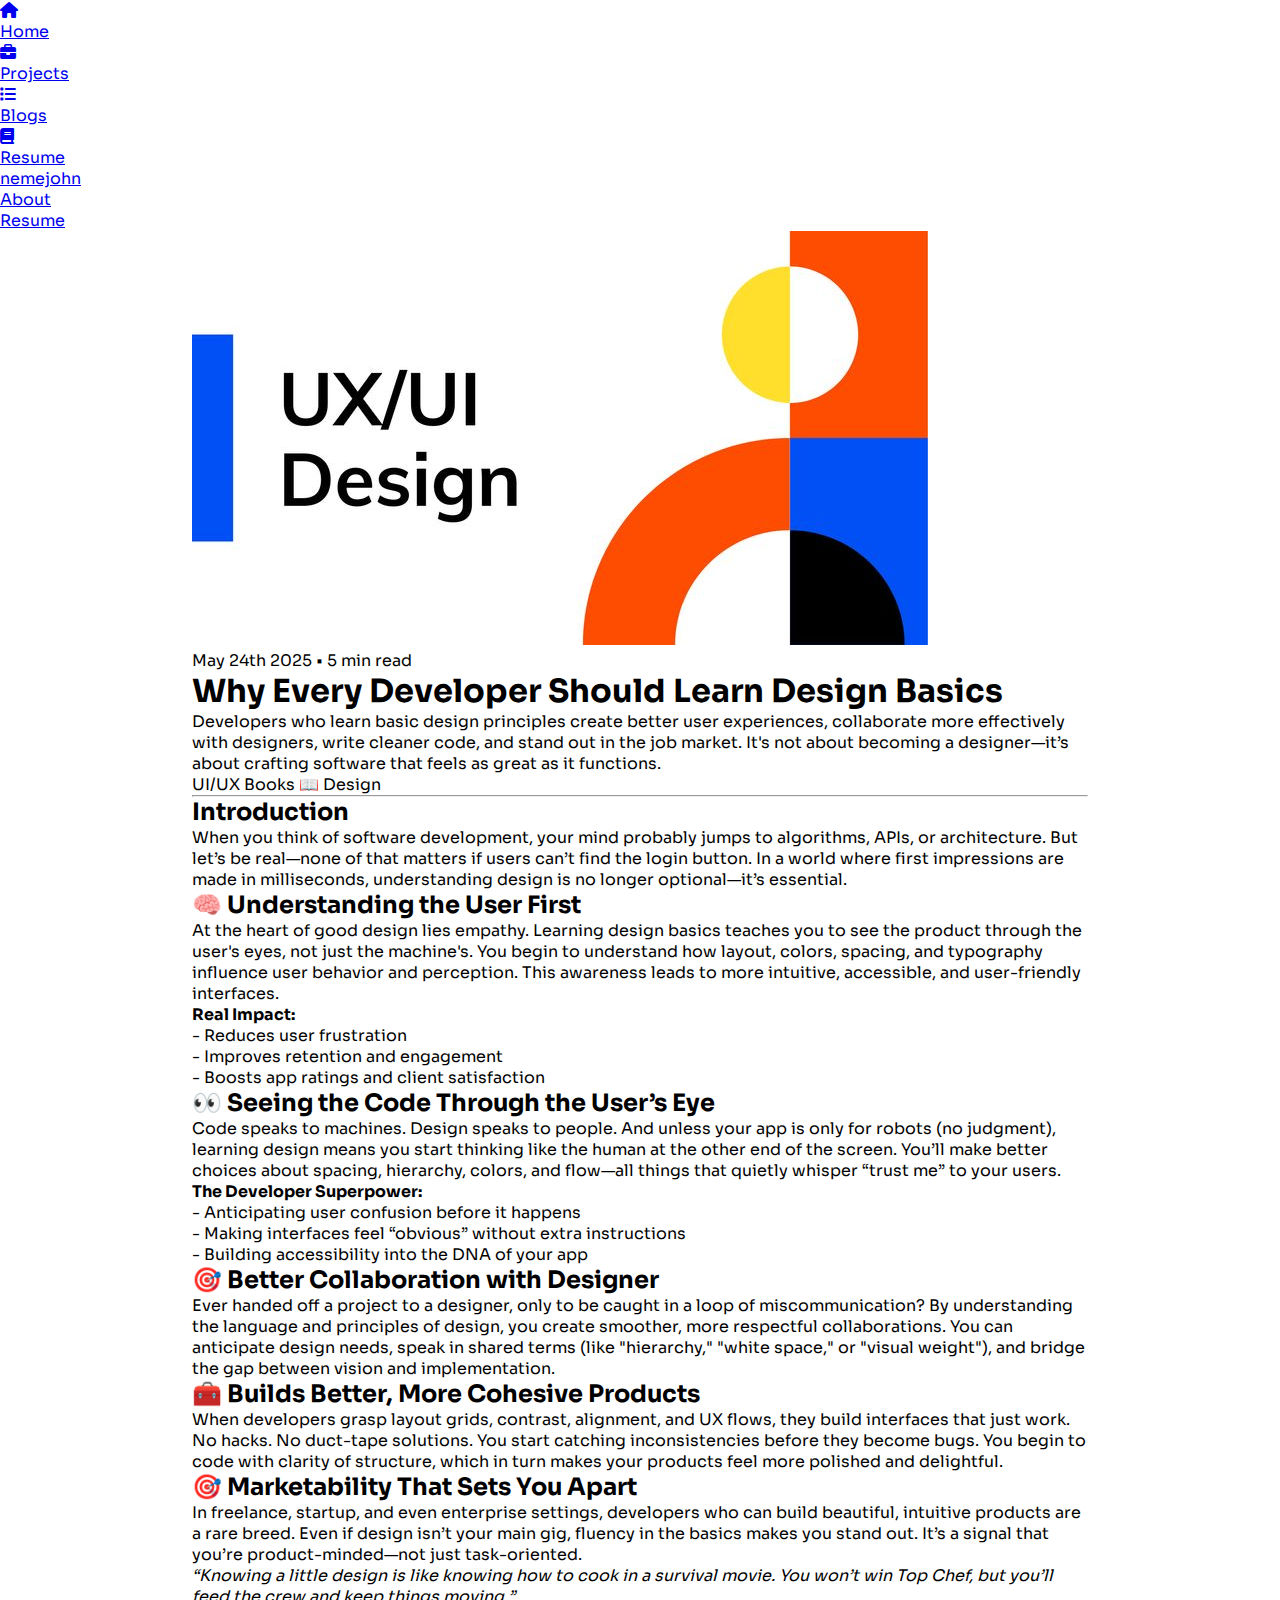
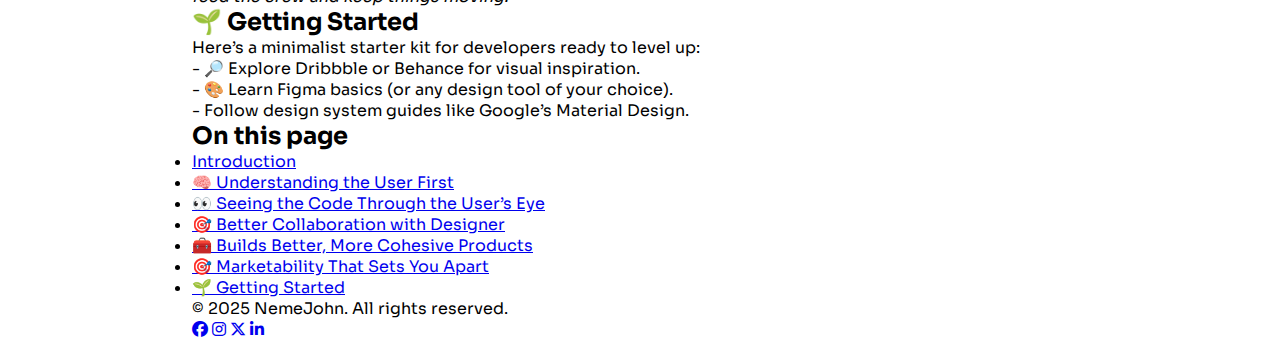
<file: blog3.html>
<!DOCTYPE html>
<html lang="en">
<head>
  <title>nemejohn - Fullstack Developer</title>
  <meta charset="UTF-8">
  <meta name="author" content="NemeJohn">
  <meta name="viewport" content="width=device-width, initial-scale=1.0">
  <link href='https://unpkg.com/boxicons@2.1.4/css/boxicons.min.css' rel='stylesheet'>
  <link rel="stylesheet" href="blog.css">
  <link rel="shortcut icon" href="images/2025favicon.png" type="image/x-icon">
  <link rel="stylesheet" href="https://cdnjs.cloudflare.com/ajax/libs/font-awesome/6.5.1/css/all.min.css"/>
  <link rel="preconnect" href="https://fonts.googleapis.com">
  <link rel="preconnect" href="https://fonts.gstatic.com" crossorigin>
  <link href="https://fonts.googleapis.com/css2?family=Sora:wght@100..800&display=swap" rel="stylesheet">
  <link href="https://fonts.googleapis.com/css2?family=Poppins:ital,wght@0,100;0,200;0,300;0,400;0,500;0,600;0,700;0,800;0,900;1,100;1,200;1,300;1,400;1,500;1,600;1,700;1,800;1,900&display=swap" rel="stylesheet">
</head>
<body>
    <!-- scroll-watcher section -->
    <div class="scroll-watcher"></div>

    <!-- bottom-navbar section -->
    <div class="bottom-navbar scale-in-center">
        <a href="index.html">
        <div class="bottom-icon">
            <i class="fa-solid fa-home"></i>
            <p>Home</p>
        </div>
        </a>
        <a href="index.html#project">
        <div class="bottom-icon">
            <i class="fa-solid fa-briefcase"></i>
            <p>Projects</p>
        </div>
        </a>
        <a href="index.html#blog">
        <div class="bottom-icon">
            <i class="fa-solid fa-list"></i>
            <p>Blogs</p>
        </div>
        </a>
        <a href="Fullstack-Web-Design-Resume.pdf" target="_blank">
        <div class="bottom-icon">
            <i class="fa-solid fa-book"></i>
            <p>Resume</p>
        </div>
        </a>
    </div>

    <!-- nav-bar section -->
    <div class="nav-bar">
        <div class="nav-bar_container">
        <div class="logo">
            <a href="index.html" class="btn-shine">nemejohn</a>
        </div>
        <ul class="nav-list">
            <li><a href="about.html">About</a></li>
            <li><a href="Fullstack-Web-Design-Resume.pdf" target="_blank">Resume</a></li>
        </ul>
        </div>
    </div>

    <!-- blog section -->
    <div class="blog-section">
        <div class="container">
            <div class="images">
                <img src="images/ux-design-banner.png" alt="">
            </div>
            <div class="blog-folder">
                <div class="blog-container-heading">
                    <p class="blog-date">May 24th 2025 &#x2022; 5 min read</p>
                    <h1 class="blog-title">Why Every Developer Should Learn Design Basics</h1>
                    <p class="blog-description">
                        Developers who learn basic design principles create better user experiences, collaborate more effectively with designers, write cleaner code, and stand out in the job market. It's not about becoming a designer—it’s about crafting software that feels as great as it functions.
                    </p>
                    <div class="blog-stack">
                        <span class="blog-technology">UI/UX</span>
                        <span class="blog-technology">Books 📖</span>
                        <span class="blog-technology">Design</span>
                    </div>
                </div>
                <hr>
                <div class="blog-flex">
                    <div class="first-blog-row">
                        <div class="row-content" id="introduction">
                            <h2>Introduction</h2>
                            <p>
                                When you think of software development, your mind probably jumps to algorithms, APIs, or architecture. But let’s be real—none of that matters 
                                if users can’t find the login button. In a world where first impressions are made in milliseconds, understanding design is no longer optional—it’s essential.
                            </p>
                        </div>
                        <div class="row-content" id="second-section">
                            <h2>🧠 Understanding the User First</h2>
                            <p>
                                At the heart of good design lies empathy. Learning design basics teaches you to see the product through the user's eyes, not just the machine's. You begin to understand how layout, 
                                colors, spacing, and typography influence user behavior and perception. This awareness leads to more intuitive, accessible, and user-friendly interfaces.
                            </p>
                            <p><b>Real Impact:</b></p>
                            <p>
                                - Reduces user frustration <br>
                                - Improves retention and engagement <br>
                                - Boosts app ratings and client satisfaction <br>

                            </p>
                        </div>
                        <div class="row-content" id="third-section">
                            <h2>👀 Seeing the Code Through the User’s Eye</h2>
                            <p>
                                Code speaks to machines. Design speaks to people. And unless your app is only for robots (no judgment), learning design means you start thinking like 
                                the human at the other end of the screen. You’ll make better choices about spacing, hierarchy, colors, and flow—all things that quietly whisper “trust
                                me” to your users.
                            </p>
                            <p><b>The Developer Superpower:</b></p>
                            <p>
                                - Anticipating user confusion before it happens <br>
                                - Making interfaces feel “obvious” without extra instructions <br>
                                - Building accessibility into the DNA of your app <br>

                            </p>
                        </div>
                        <div class="row-content" id="fourth-section">
                            <h2>🎯 Better Collaboration with Designer</h2>
                            <p>
                                Ever handed off a project to a designer, only to be caught in a loop of miscommunication? By understanding the language and principles of design, 
                                you create smoother, more respectful collaborations. You can anticipate design needs, speak in shared terms (like "hierarchy," "white space," or 
                                "visual weight"), and bridge the gap between vision and implementation.
                            </p>
                        </div>
                        <div class="row-content" id="fifth-section">
                            <h2>🧰 Builds Better, More Cohesive Products</h2>
                            <p>
                                When developers grasp layout grids, contrast, alignment, and UX flows, they build interfaces that just work. No hacks. 
                                No duct-tape solutions. You start catching inconsistencies before they become bugs. You begin to code with clarity 
                                of structure, which in turn makes your products feel more polished and delightful.
                            </p>
                        </div>
                        <div class="row-content" id="sixth-section">
                            <h2>🎯 Marketability That Sets You Apart</h2>
                            <p>
                                In freelance, startup, and even enterprise settings, developers who can build beautiful, intuitive products are a rare breed. 
                                Even if design isn’t your main gig, fluency in the basics makes you stand out. It’s a signal that you’re product-minded—not just task-oriented.
                            </p>
                            <div class="blog-left">
                                <i>
                                    “Knowing a little design is like knowing how to cook in a survival movie. You won’t win Top Chef, but you’ll feed the crew and keep things moving.”
                                </i>
                            </div>
                        </div>
                        <div class="row-content" id="final-thought">
                            <h2>🌱 Getting Started</h2>
                            <p>
                                Here’s a minimalist starter kit for developers ready to level up:
                            </p>
                            <p>
                                - 🔎 Explore Dribbble or Behance for visual inspiration. <br>
                                - 🎨 Learn Figma basics (or any design tool of your choice). <br>
                                - Follow design system guides like Google’s Material Design. <br>

                            </p>
                        </div>
                    </div>
                    <div class="second-blog-row blog-sidebar" id="blog-sidebar">
                        <h2>On this page</h2>
                        <ul class="blog-sidebar-list">
                            <li><a href="#introduction">Introduction</a></li>
                            <li><a href="#second-section">🧠 Understanding the User First</a></li>
                            <li><a href="#third-section">👀 Seeing the Code Through the User’s Eye</a></li>
                            <li><a href="#fourth-section">🎯 Better Collaboration with Designer</a></li>
                            <li><a href="#fifth-section">🧰 Builds Better, More Cohesive Products</a></li>
                            <li><a href="#sixth-section">🎯 Marketability That Sets You Apart</a></li>
                            <li><a href="#final-thought">🌱 Getting Started</a></li>
                        </ul>
                    </div>
                </div>
            </div>
        </div>
    </div>
    
    <!-- Footer section -->
    <div class="footer-section">
        <div class="container">
            <div class="footer-content">
                <p>© 2025 NemeJohn. All rights reserved.</p>
                <div class="social-icons">
                    <a href="https://web.facebook.com/profile.php?id=100091489970441&_rdc=1&_rdr#" target="_blank"><i class="fa-brands fa-facebook"></i></a>
                    <a href="https://www.instagram.com/nemejohn62" target="_blank"><i class="fa-brands fa-instagram"></i></a>
                    <a href="https://x.com/johnNeme35747" target="_blank"><i class="fa-brands fa-x-twitter"></i></a>
                    <a href="https://www.linkedin.com/in/neme-john-b2b0a1368" target="_blank"><i class="fa-brands fa-linkedin-in"></i></a>
                </div>
            </div>
        </div>
    </div>

</body>
</file>
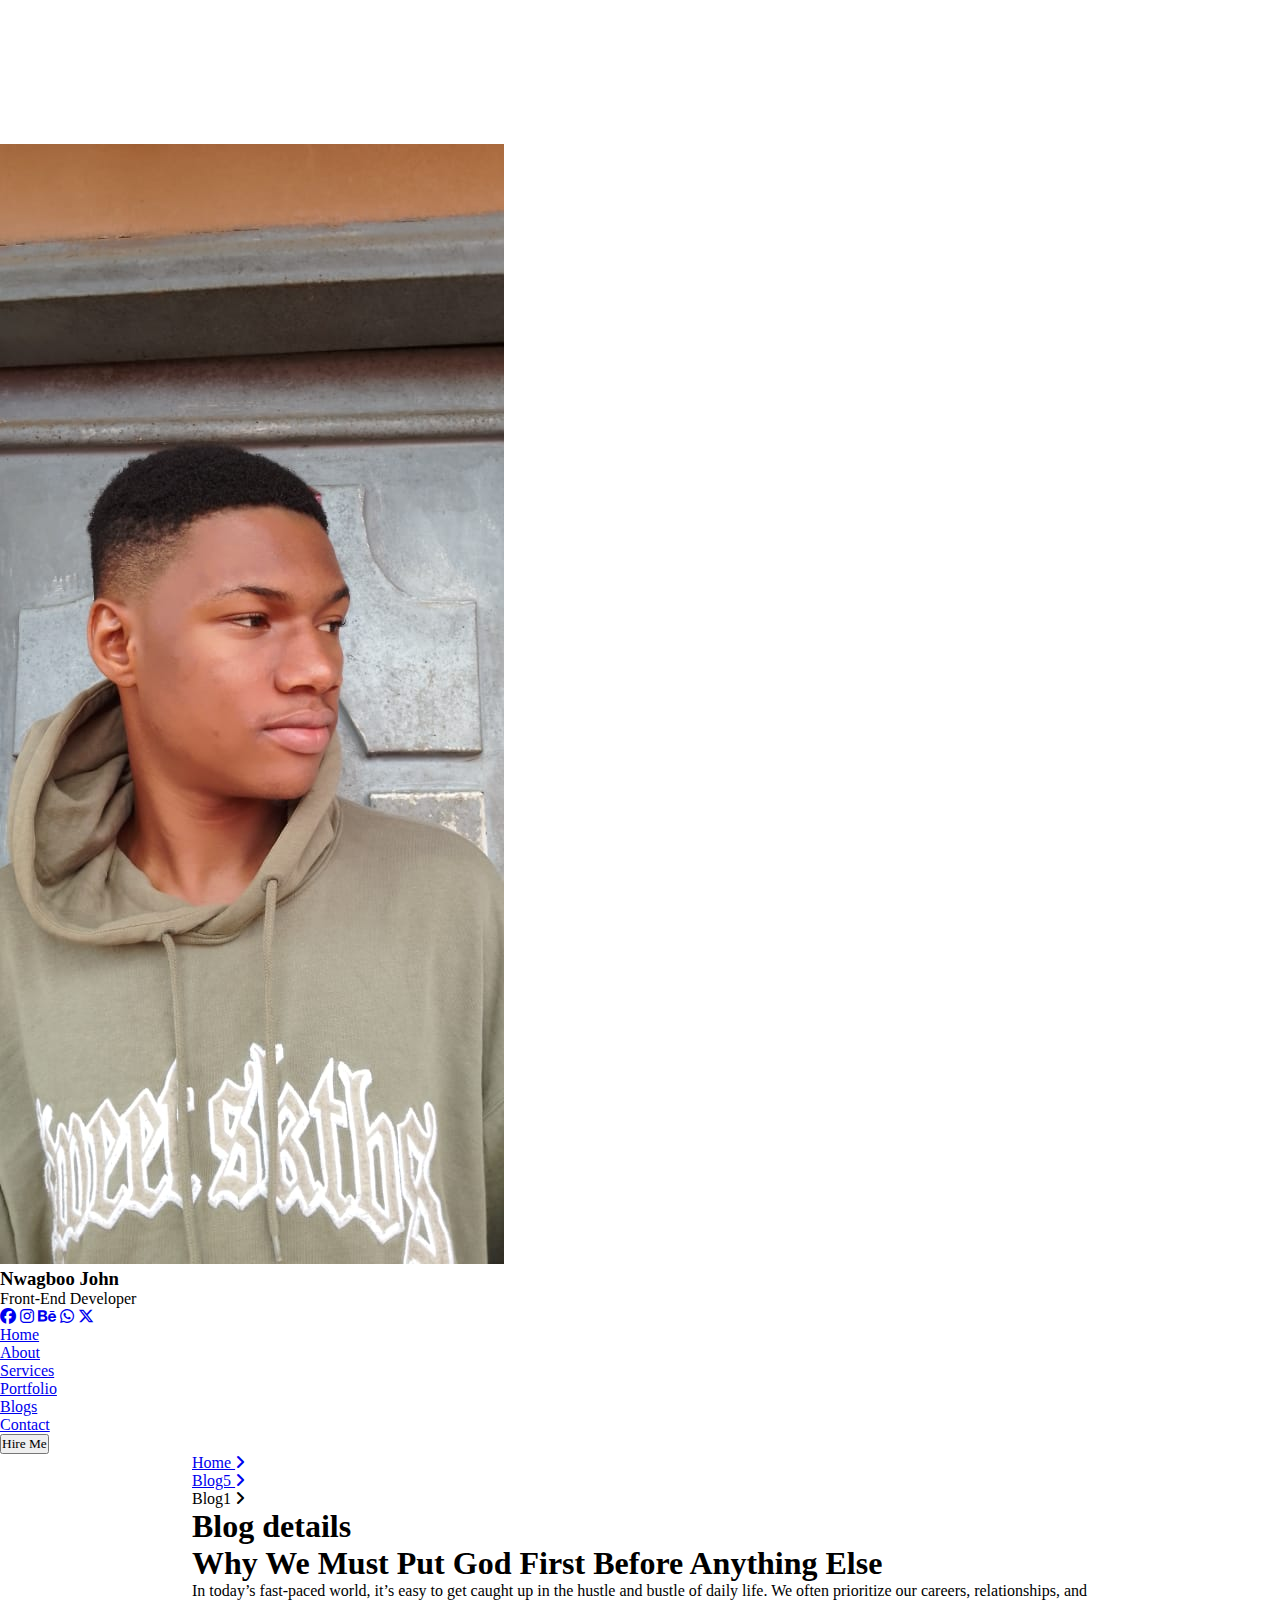
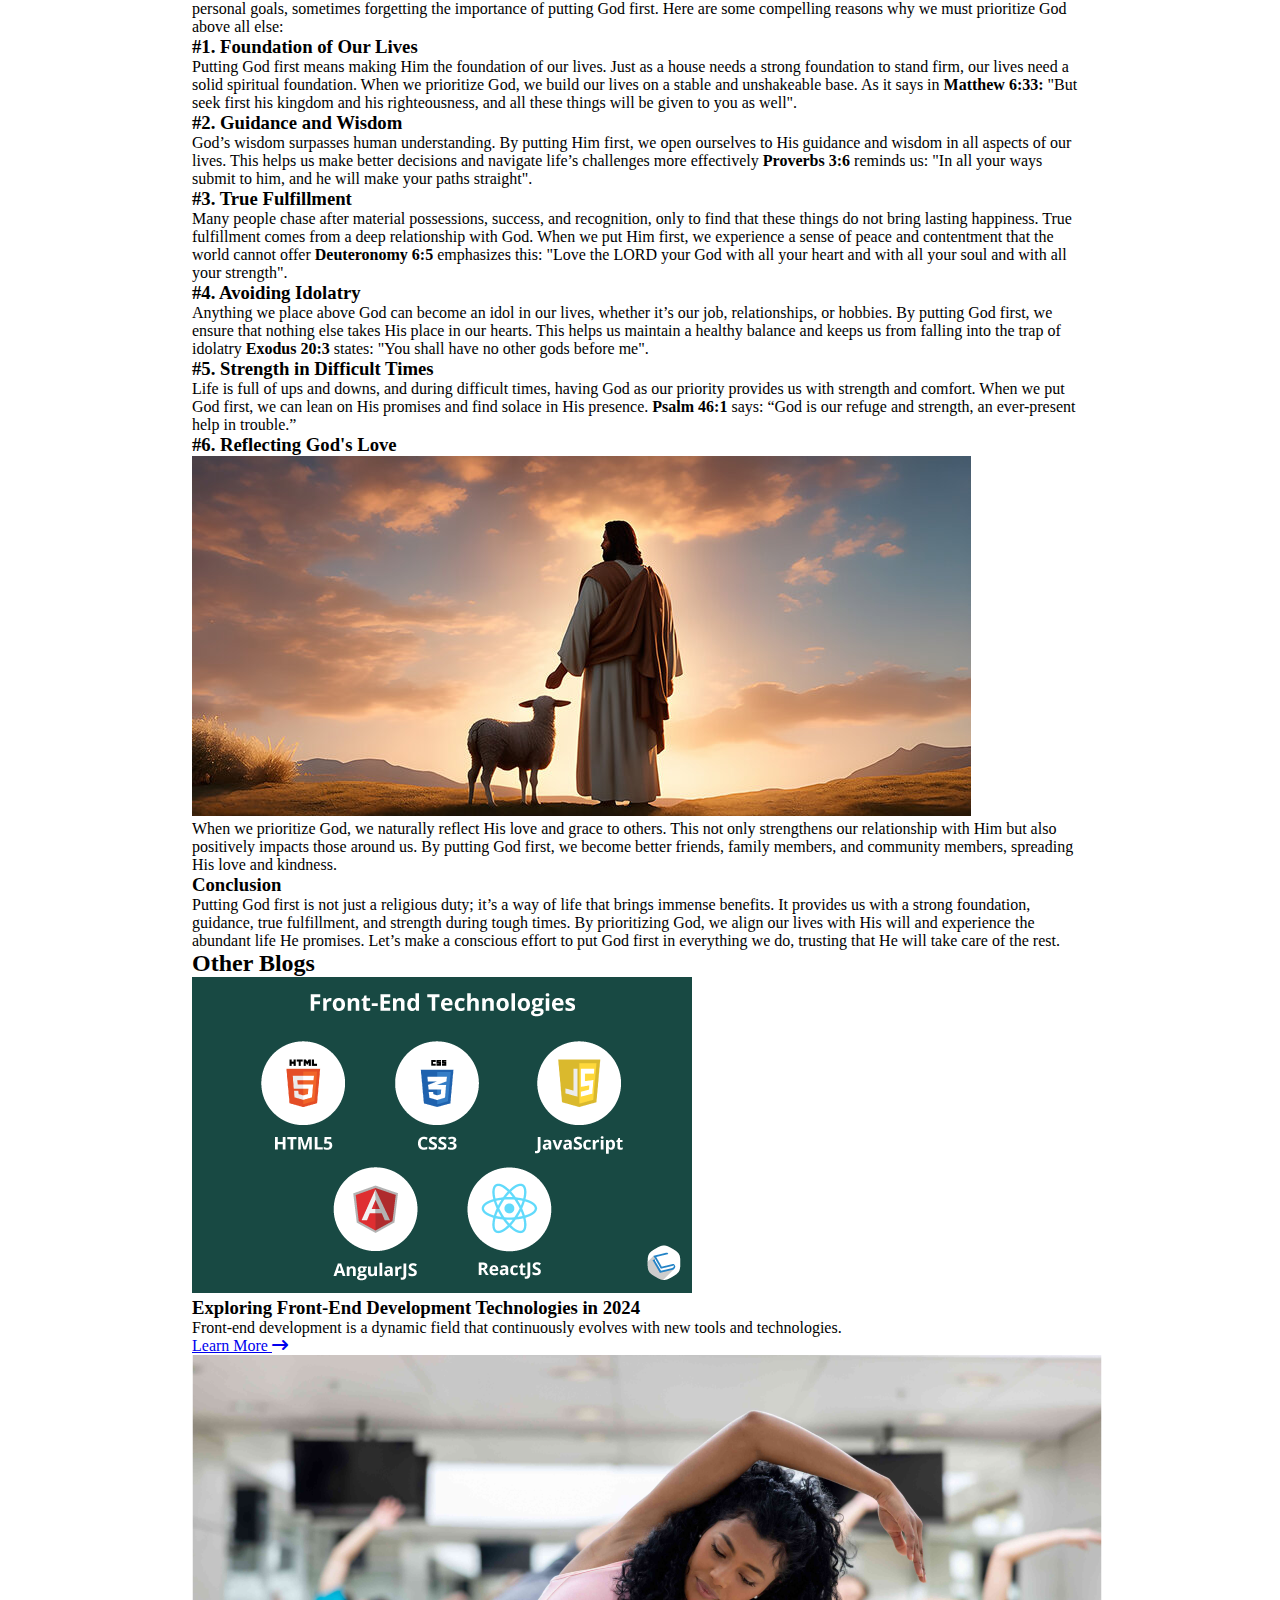
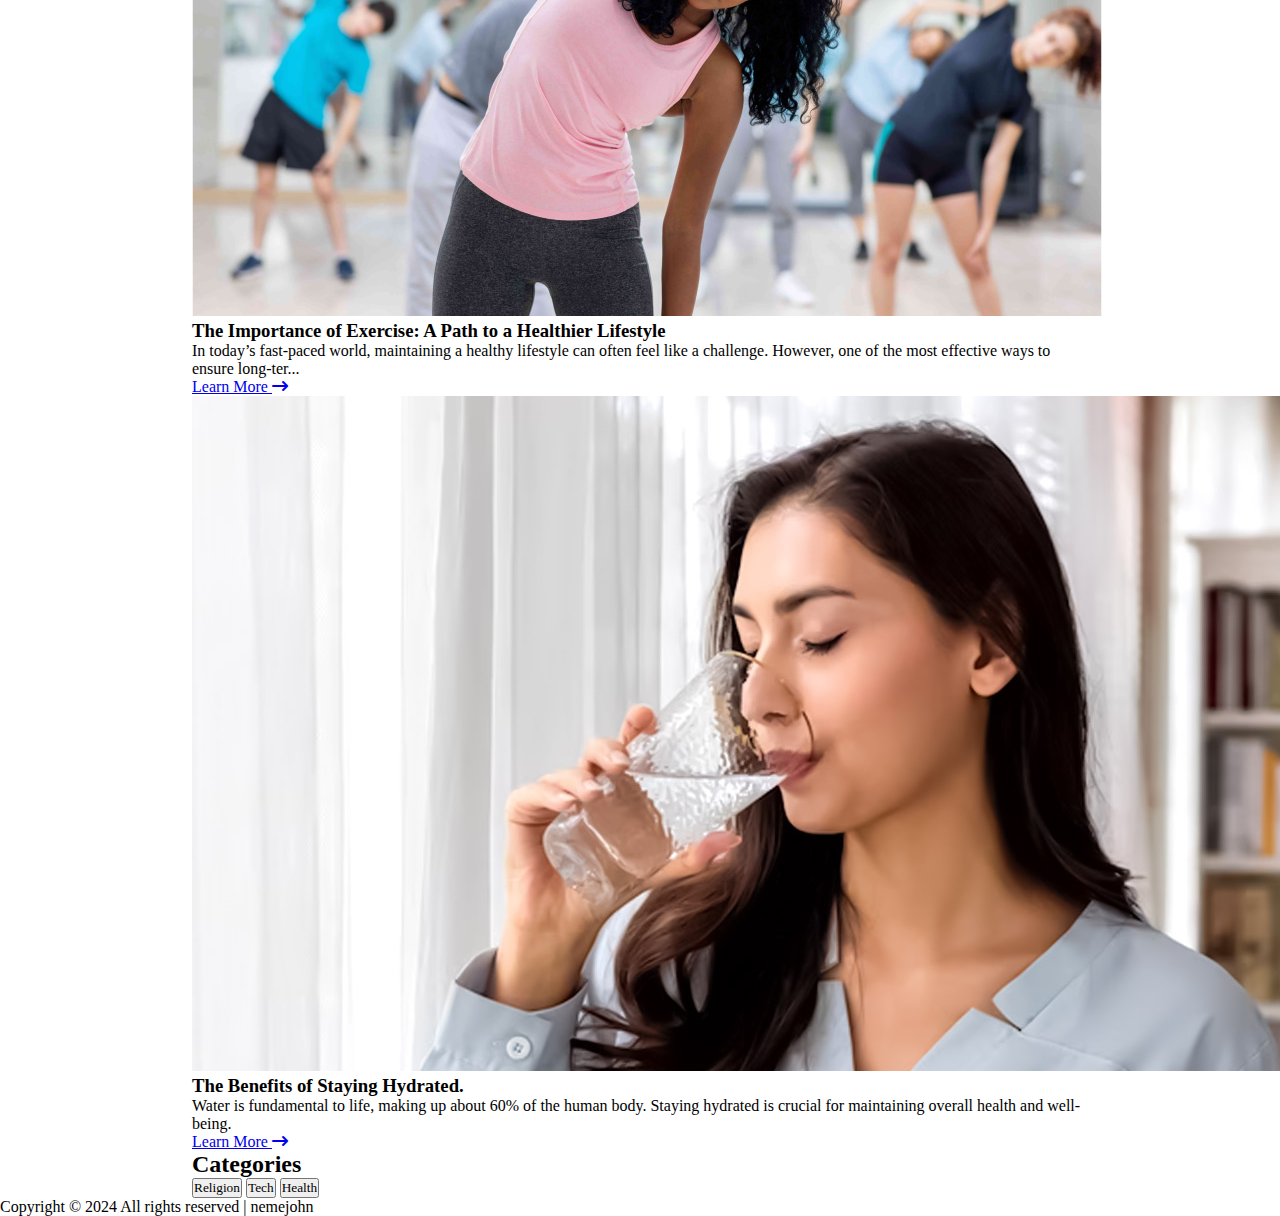
<file: blog5.html>
<!DOCTYPE html>
<html>
    <head>
        <title>nemejohn.</title>
        <meta name="viewport" content="width=device-width, initial-scale=1.0">
        <link href='https://unpkg.com/boxicons@2.1.4/css/boxicons.min.css' rel='stylesheet'>
        <link rel="stylesheet" href="blog.css">
        <link rel="shortcut icon" href="images/nj.png" type="image/x-icon">
        <link rel="stylesheet" href="https://cdnjs.cloudflare.com/ajax/libs/font-awesome/6.5.1/css/all.min.css"/>
        <link rel="preconnect" href="https://fonts.googleapis.com">
        <link rel="preconnect" href="https://fonts.gstatic.com" crossorigin>
        <link rel="preconnect" href="https://fonts.googleapis.com">
        <link rel="preconnect" href="https://fonts.gstatic.com" crossorigin>
        <link href="https://fonts.googleapis.com/css2?family=Inconsolata:wght@200..900&display=swap" rel="stylesheet">
        <link href="https://fonts.googleapis.com/css2?family=Poppins:ital,wght@0,100;0,200;0,300;0,400;0,500;0,600;0,700;0,800;0,900;1,100;1,200;1,300;1,400;1,500;1,600;1,700;1,800;1,900&display=swap" rel="stylesheet">
    </head>
    <body>
        <div class="nav-bar" id="nav-bar">
            <a href="index.html">
                <svg id="logo" width="676" height="140" viewBox="0 0 676 140" fill="none" xmlns="http://www.w3.org/2000/svg">
                    <path id="circle" d="M653.38 101.494C655.684 103.798 658.543 104.96 661.834 104.96C665.035 104.96 667.796 103.784 669.988 101.474C672.279 99.1732 673.434 96.3211 673.434 93.0396C673.434 89.7582 672.279 86.9061 669.988 84.6056C667.796 82.2949 665.035 81.1196 661.834 81.1196C658.543 81.1196 655.684 82.2814 653.38 84.5854C651.076 86.8894 649.914 89.7486 649.914 93.0396C649.914 96.3307 651.076 99.1899 653.38 101.494Z" stroke="white" stroke-width="4"/>
                    <path d="M592.953 31.7308C590.522 32.9463 588.37 34.4563 586.503 36.2587V31.8557V29.8557H584.503H572.855H570.855V31.8557V102V104H572.855H584.503H586.503V102V63.2157C586.503 56.1874 588.217 51.1653 591.334 47.8209C594.565 44.4441 598.913 42.6877 604.599 42.6877C610.212 42.6877 614.42 44.4079 617.472 47.6831L617.48 47.6915L617.488 47.6998C620.516 50.8751 622.183 55.6384 622.183 62.3197V102V104H624.183H635.703H637.703V102V60.6557C637.703 50.5707 634.954 42.5585 629.164 36.9522C623.444 31.3271 616.001 28.5757 607.031 28.5757C601.97 28.5757 597.272 29.6174 592.968 31.7233L592.961 31.727L592.953 31.7308Z" stroke="white" stroke-width="4"/>
                    <path d="M553.828 104H555.828V102V60.6558C555.828 53.9258 554.545 48.0776 551.878 43.1967C549.315 38.3499 545.709 34.681 541.069 32.2646C536.488 29.7938 531.382 28.5758 525.796 28.5758C520.495 28.5758 515.63 29.6108 511.236 31.7162L511.229 31.7197L511.221 31.7233C508.727 32.9438 506.527 34.4634 504.628 36.281V7.27979V5.27979H502.628H490.98H488.98V7.27979V102V104H490.98H502.628H504.628V102V63.2158C504.628 56.1875 506.342 51.1654 509.459 47.821C512.69 44.4442 517.038 42.6878 522.724 42.6878C528.337 42.6878 532.545 44.408 535.597 47.6832L535.605 47.6916L535.613 47.6999C538.641 50.8752 540.309 55.6385 540.309 62.3198V102V104H542.309H553.828Z" stroke="white" stroke-width="4"/>
                    <path d="M420.795 100.413L420.807 100.42C426.5 103.583 432.811 105.152 439.698 105.152C446.665 105.152 453.058 103.585 458.834 100.426C464.619 97.2622 469.193 92.7768 472.531 87.0047C475.973 81.1149 477.666 74.3592 477.666 66.7996C477.666 59.2526 476.021 52.5432 472.667 46.7368C469.417 40.9634 464.928 36.5131 459.219 33.4294C453.524 30.2682 447.173 28.7036 440.21 28.7036C433.247 28.7036 426.896 30.2682 421.201 33.4294C415.485 36.5167 410.956 41.0129 407.624 46.8662L407.624 46.8662L407.619 46.8751C404.355 52.6766 402.754 59.3382 402.754 66.7996C402.754 74.3334 404.307 81.0683 407.473 86.9478L407.482 86.9641L407.491 86.9801C410.736 92.7493 415.176 97.2412 420.795 100.413ZM458.581 80.1232L458.573 80.1373L458.565 80.1515C456.517 83.7753 453.838 86.4352 450.531 88.2041C447.153 90.0107 443.552 90.9116 439.698 90.9116C435.835 90.9116 432.328 90.0492 429.14 88.3422C426.018 86.5868 423.465 83.9426 421.495 80.3236C419.638 76.7573 418.658 72.2782 418.658 66.7996C418.658 61.416 419.677 56.9841 421.615 53.4186C423.586 49.7915 426.138 47.1925 429.252 45.5219L429.259 45.5179L429.267 45.5138C432.543 43.7196 436.136 42.8156 440.082 42.8156C443.936 42.8156 447.487 43.7163 450.769 45.5138L450.786 45.5227L450.802 45.5313C454.006 47.2098 456.641 49.818 458.693 53.4477C460.704 57.0068 461.762 61.4278 461.762 66.7996C461.762 72.1596 460.667 76.5699 458.581 80.1232Z" stroke="white" stroke-width="4"/>
                    <path d="M376.541 19.533L376.561 19.5538L376.581 19.574C378.501 21.494 380.891 22.4638 383.627 22.4638C386.355 22.4638 388.719 21.498 390.565 19.5539C392.472 17.6373 393.435 15.2546 393.435 12.5278C393.435 9.80096 392.472 7.41825 390.565 5.50173C388.719 3.55763 386.355 2.5918 383.627 2.5918C380.891 2.5918 378.501 3.56162 376.581 5.48158L376.561 5.50178L376.541 5.52255C374.721 7.44985 373.819 9.82671 373.819 12.5278C373.819 15.2289 374.721 17.6057 376.541 19.533ZM362.043 135.28V137.28H364.043H370.827C377.18 137.28 382.35 135.759 386.004 132.4C389.731 128.976 391.387 123.764 391.387 117.232V31.8558V29.8558H389.387H377.739H375.739V31.8558V116.976C375.739 119.836 375.09 121.326 374.323 122.045L374.3 122.067L374.277 122.09C373.576 122.79 372.003 123.424 368.907 123.424H364.043H362.043V125.424V135.28Z" stroke="white" stroke-width="4"/>
                    <path d="M361.597 73.2796H363.401L363.586 71.4854C363.849 68.9505 363.981 66.5347 363.981 64.2396C363.981 57.5434 362.506 51.4894 359.512 46.1291C356.601 40.6776 352.406 36.3979 346.967 33.3156C341.509 30.2225 335.272 28.7036 328.317 28.7036C321.191 28.7036 314.788 30.2649 309.162 33.4393C303.61 36.5355 299.289 41.0029 296.215 46.7893C293.135 52.5858 291.629 59.2757 291.629 66.7996C291.629 74.3334 293.182 81.0683 296.348 86.9478L296.348 86.9478L296.354 86.9592C299.511 92.7314 303.864 97.2292 309.402 100.406L309.414 100.413C315.033 103.585 321.35 105.152 328.317 105.152C337.024 105.152 344.462 102.969 350.501 98.4854L350.509 98.4797L350.517 98.4738C356.494 93.9456 360.504 88.0716 362.5 80.9042L363.206 78.3676H360.573H348.029H346.607L346.14 79.7106C344.914 83.236 342.786 86.0492 339.719 88.1978C336.8 90.2176 333.043 91.2956 328.317 91.2956C322.637 91.2956 317.873 89.5382 313.912 86.0497C310.533 82.9346 308.438 78.7297 307.731 73.2796H361.597ZM345.294 51.4512L345.3 51.4614L345.306 51.4715C346.75 53.7933 347.624 56.5546 347.874 59.8076H307.923C308.757 54.6206 310.829 50.6238 314.045 47.6728C317.839 44.2692 322.388 42.5596 327.805 42.5596C331.614 42.5596 335.009 43.3508 338.028 44.8992L338.055 44.9131L338.083 44.9262C341.141 46.379 343.533 48.5424 345.294 51.4512Z" stroke="white" stroke-width="4"/>
                    <path d="M278.873 104H280.873V102V60.6557C280.873 53.9198 279.588 48.0672 276.916 43.1837C274.268 38.3441 270.624 34.6795 265.986 32.2644C261.395 29.7888 256.202 28.5757 250.457 28.5757C244.565 28.5757 239.17 30.031 234.32 32.9596C230.617 35.195 227.697 38.13 225.574 41.7401C223.3 38.003 220.282 35.0161 216.523 32.8173C211.658 29.9714 206.095 28.5757 199.897 28.5757C194.916 28.5757 190.297 29.6198 186.075 31.7308L186.067 31.7348L186.059 31.7388C183.69 32.9499 181.586 34.4645 179.753 36.2775V31.8557V29.8557H177.753H166.105H164.105V31.8557V102V104H166.105H177.753H179.753V102V63.3437C179.753 56.3094 181.47 51.2847 184.592 47.9403L184.599 47.9323L184.606 47.9242C187.757 44.4739 192.01 42.6877 197.593 42.6877C203.017 42.6877 207.093 44.3955 210.066 47.665L210.082 47.6826L210.098 47.6998C213.126 50.8751 214.793 55.6384 214.793 62.3197V102V104H216.793H228.313H230.313V102V63.3437C230.313 56.3094 232.03 51.2847 235.152 47.9403L235.159 47.9323L235.166 47.9242C238.317 44.4739 242.57 42.6877 248.153 42.6877C253.577 42.6877 257.653 44.3955 260.626 47.665L260.642 47.6826L260.658 47.6998C263.686 50.8751 265.353 55.6384 265.353 62.3197V102V104H267.353H278.873Z" stroke="white" stroke-width="4"/>
                    <path d="M150.347 73.2796H152.151L152.336 71.4854C152.599 68.9504 152.731 66.5347 152.731 64.2396C152.731 57.5434 151.256 51.4894 148.262 46.1291C145.351 40.6776 141.156 36.3979 135.717 33.3156C130.259 30.2225 124.022 28.7036 117.067 28.7036C109.941 28.7036 103.538 30.2649 97.9124 33.4393C92.3597 36.5355 88.0387 41.0029 84.9647 46.7893C81.8853 52.5858 80.3789 59.2757 80.3789 66.7996C80.3789 74.3334 81.9321 81.0683 85.098 86.9478L85.0979 86.9478L85.1042 86.9592C88.2608 92.7314 92.6143 97.2292 98.1515 100.406L98.1637 100.413C103.783 103.585 110.1 105.152 117.067 105.152C125.774 105.152 133.212 102.969 139.251 98.4854L139.259 98.4797L139.267 98.4738C145.244 93.9456 149.254 88.0716 151.25 80.9042L151.956 78.3676H149.323H136.779H135.357L134.89 79.7106C133.664 83.236 131.536 86.0492 128.469 88.1978C125.55 90.2176 121.793 91.2956 117.067 91.2956C111.387 91.2956 106.623 89.5382 102.662 86.0497C99.2832 82.9346 97.1883 78.7297 96.4806 73.2796H150.347ZM134.044 51.4512L134.05 51.4614L134.056 51.4715C135.5 53.7933 136.374 56.5546 136.624 59.8076H96.6734C97.5065 54.6206 99.5791 50.6238 102.795 47.6728C106.589 44.2692 111.138 42.5596 116.555 42.5596C120.364 42.5596 123.759 43.3508 126.778 44.8992L126.805 44.9131L126.833 44.9262C129.891 46.379 132.283 48.5424 134.044 51.4512Z" stroke="white" stroke-width="4"/>
                    <path d="M24.953 31.7308C22.5222 32.9463 20.3698 34.4563 18.5035 36.2587V31.8557V29.8557H16.5035H4.85547H2.85547V31.8557V102V104H4.85547H16.5035H18.5035V102V63.2157C18.5035 56.1874 20.2172 51.1653 23.3336 47.8209C26.5648 44.4441 30.9131 42.6877 36.5995 42.6877C42.2122 42.6877 46.4203 44.4079 49.4723 47.6831L49.4801 47.6915L49.488 47.6998C52.5156 50.8751 54.1835 55.6384 54.1835 62.3197V102V104H56.1835H67.7035H69.7035V102V60.6557C69.7035 50.5707 66.9537 42.5585 61.1642 36.9522C55.4437 31.3271 48.0015 28.5757 39.0315 28.5757C33.9699 28.5757 29.2717 29.6174 24.9684 31.7233L24.9607 31.727L24.953 31.7308Z" stroke="white" stroke-width="4"/>
                </svg>
            </a>
            <div class="unordered-list" id="unordered-list">
                <div onclick="closemenu()" id="close"><i class="fa-solid fa-xmark"></i></div>
                <div class="toggle">
                    <div class="image"><img src="images/p.jpg" alt=""></div>
                    <h3>Nwagboo John</h3>
                    <p>Front-End Developer</p>
                    <div class="icons">
                        <a href="https://www.facebook.com/profile.php?id=100091489970441" target="_blank"><i class="fa-brands fa-facebook"></i></a>
                        <a href="https://www.instagram.com/nemejohn62" target="_blank"><i class="fa-brands fa-instagram"></i></a>
                        <a href="https://www.behance.net/nemejohn" target="_blank"><i class="fa-brands fa-behance"></i></a>
                        <a href="https://wa.me/+2349118166827/?text= Hello, John this is a client." target="_blank"><i class="fa-brands fa-whatsapp"></i></a>
                        <a href="https://www.twitter.com/johnNeme35747" target="_blank"><i class="fa-brands fa-x-twitter"></i></a>
                    </div>
                </div>
                <ul>
                    <li><a href="index.html">Home</a></li>
                    <li><a href="index.html#about">About</a></li>
                    <li><a href="index.html#services">Services</a></li>
                    <li><a href="index.html#portfolio">Portfolio</a></li>
                    <li><a href="index.html#blogs">Blogs</a></li>
                    <li><a href="index.html#contact">Contact</a></li>
                </ul>
                <a href="hire-me.html"><button>Hire Me</button></a>
            </div>
            <div onclick="openmenu()" id="menu"><i class='bx bx-menu'></i></div>
        </div>

        <div class="blog-container bible-study">
            <div class="container">
                <div class="blog-item">
                    <a href="index.html"><p>Home <i class="fa-solid fa-angle-right"></i></p></a>
                    <a href="blog5.html"><p>Blog5 <i class="fa-solid fa-angle-right"></i></p></a>
                    <p>Blog1 <i class="fa-solid fa-angle-right"></i></p>
                </div>
                <h1>Blog details</h1>
            </div>
        </div>

        <div class="blog-background">
            <div class="container">
                <div class="blog-folder">
                    <h1>Why We Must Put God First Before Anything Else</h1>
                    <p>
                        In today’s fast-paced world, it’s easy to get caught up in the hustle and bustle of daily life. 
                        We often prioritize our careers, relationships, and personal goals, sometimes forgetting the importance 
                        of putting God first. Here are some compelling reasons why we must prioritize God above all else:
                    </p>
                    <h3>#1. Foundation of Our Lives</h3>
                    <p>
                        Putting God first means making Him the foundation of our lives. Just as a house needs a strong foundation to stand firm, our lives need a solid 
                        spiritual foundation. When we prioritize God, we build our lives on a stable and unshakeable base. As it says in <b>Matthew 6:33:</b> "But seek first his 
                        kingdom and his righteousness, and all these things will be given to you as well".
                    </p>
                    <h3>#2. Guidance and Wisdom</h3>
                    <p>
                        God’s wisdom surpasses human understanding. By putting Him first, we open ourselves to His guidance and wisdom in all aspects of our lives. 
                        This helps us make better decisions and navigate life’s challenges more effectively <b>Proverbs 3:6</b> reminds us: "In all your ways submit to him, 
                        and he will make your paths straight".
                    </p>
                    <h3>#3. True Fulfillment</h3>
                    <p>
                        Many people chase after material possessions, success, and recognition, only to find that these things do not bring lasting happiness. True fulfillment comes 
                        from a deep relationship with God. When we put Him first, we experience a sense of peace and contentment that the world cannot offer <b>Deuteronomy 6:5</b> emphasizes 
                        this: "Love the LORD your God with all your heart and with all your soul and with all your strength".
                    </p>
                    <h3>#4. Avoiding Idolatry</h3>
                    <p>
                        Anything we place above God can become an idol in our lives, whether it’s our job, relationships, or hobbies. By putting God first, we ensure that nothing else takes His place in our hearts. 
                        This helps us maintain a healthy balance and keeps us from falling into the trap of idolatry <b>Exodus 20:3</b> states: "You shall have no other gods before me".
                    </p>
                    <h3>#5. Strength in Difficult Times</h3>
                    <p>
                        Life is full of ups and downs, and during difficult times, having God as our priority provides us with strength and comfort. When we put God first, we can lean on His promises and find solace in His presence. 
                        <b>Psalm 46:1</b> says: “God is our refuge and strength, an ever-present help in trouble.”
                    </p>
                    <h3>#6. Reflecting God's Love</h3>
                    <img src="images/God's-love.png" alt="">
                    <p>
                        When we prioritize God, we naturally reflect His love and grace to others. This not only strengthens our relationship with Him but also positively impacts those around us. By putting God first, we become better friends, 
                        family members, and community members, spreading His love and kindness.
                    </p>
                    <h3>Conclusion</h3>
                    <p>
                        Putting God first is not just a religious duty; it’s a way of life that brings immense benefits. It provides us with a strong foundation, guidance, true fulfillment, and strength during tough times. By prioritizing God, 
                        we align our lives with His will and experience the abundant life He promises. Let’s make a conscious effort to put God first in everything we do, trusting that He will take care of the rest.
                    </p>

                    <!-- <div class="post" data-post-id="7712">
                        <img src="https://placehold.co/600x400" alt="Post Image" class="post-image"></img>
                        <div class="post-ratings-container">
                            <div class="post-rating">
                                <span class="post-rating-button material-icons"><i class='bx bxs-like'></i></span>
                                <span class="post-rating-count">0</span>
                            </div>
                            <div class="post-rating">
                                <span class="post-rating-button material-icons"><i class='bx bxs-dislike'></i></span>
                                <span class="post-rating-count">0</span>
                            </div>
                        </div>  
                    </div> -->

                    <form action="">

                    </form>
                </div>
                
                <div class="other-blog-container">
                    <h2>Other Blogs</h2>
                    <div class="other-blog">
                        <div class="other-blog">
                            <div class="blog-image"><img src="images/front-end-technologies.png"></div>
                            <div class="other-blog-content">
                                <h3>Exploring Front-End Development Technologies in 2024</h3>
                                <p>
                                    Front-end development is a dynamic field that continuously evolves with new tools and technologies.
                                </p>
                                <a href="blog3.html">Learn More <i class="fa fa-arrow-right-long"></i></a>
                            </div>
                        </div>
                    </div>
                    <div class="other-blog">
                        <div class="blog-image"><img src="images/exercise.png"></div>
                        <div class="other-blog-content">
                            <h3>The Importance of Exercise: A Path to a Healthier Lifestyle</h3>
                            <p>
                                In today’s fast-paced world, maintaining a healthy lifestyle can often feel like a challenge. 
                                However, one of the most effective ways to ensure long-ter...
                            </p>
                            <a href="blog2.html">Learn More <i class="fa fa-arrow-right-long"></i></a>
                        </div>
                    </div>
                    <div class="other-blog">
                        <div class="blog-image"><img src="images/drinking-water.png"></div>
                        <div class="other-blog-content">
                            <h3>The Benefits of Staying Hydrated.</h3>
                            <p>
                                Water is fundamental to life, making up about 60% of the human body. Staying hydrated 
                                is crucial for maintaining overall health and well-being.
                            </p>
                            <a href="blog4.html">Learn More <i class="fa fa-arrow-right-long"></i></a>
                        </div>
                    </div>
                    <div class="categories" id="categories">
                        <h2>Categories</h2>
                        <div class="category-list">
                            <a href="blog5.html"><button>Religion</button></a>
                            <a href="blog3.html"><button>Tech</button></a>
                            <a href="blog2.html"><button>Health</button></a>
                        </div>
                    </div>                    
                </div>
            </div>
        </div>

        <footer class="footer">
            <p> Copyright © 2024 All rights reserved | nemejohn</p>
        </footer>

        <!-- <button popovertarget="my-popover">Pop Up</button>
                    <div class="pop-text" id="my-popover" popover>
                        <p>
                            Lorem ipsum dolor sit amet consectetur adipisicing elit. 
                            Non fugit delectus eaque aperiam. Illo assumenda eius 
                            cupiditate accusantium, alias hic consequuntur inventore 
                            quibusdam aperiam aspernatur voluptatem perferendis nihil 
                            expedita cumque!
                        </p>
                        <button>allow</button>
                    </div> -->

        <script src="portfolio.js" defer></script> 
        
        
    </body>
</html>
</file>
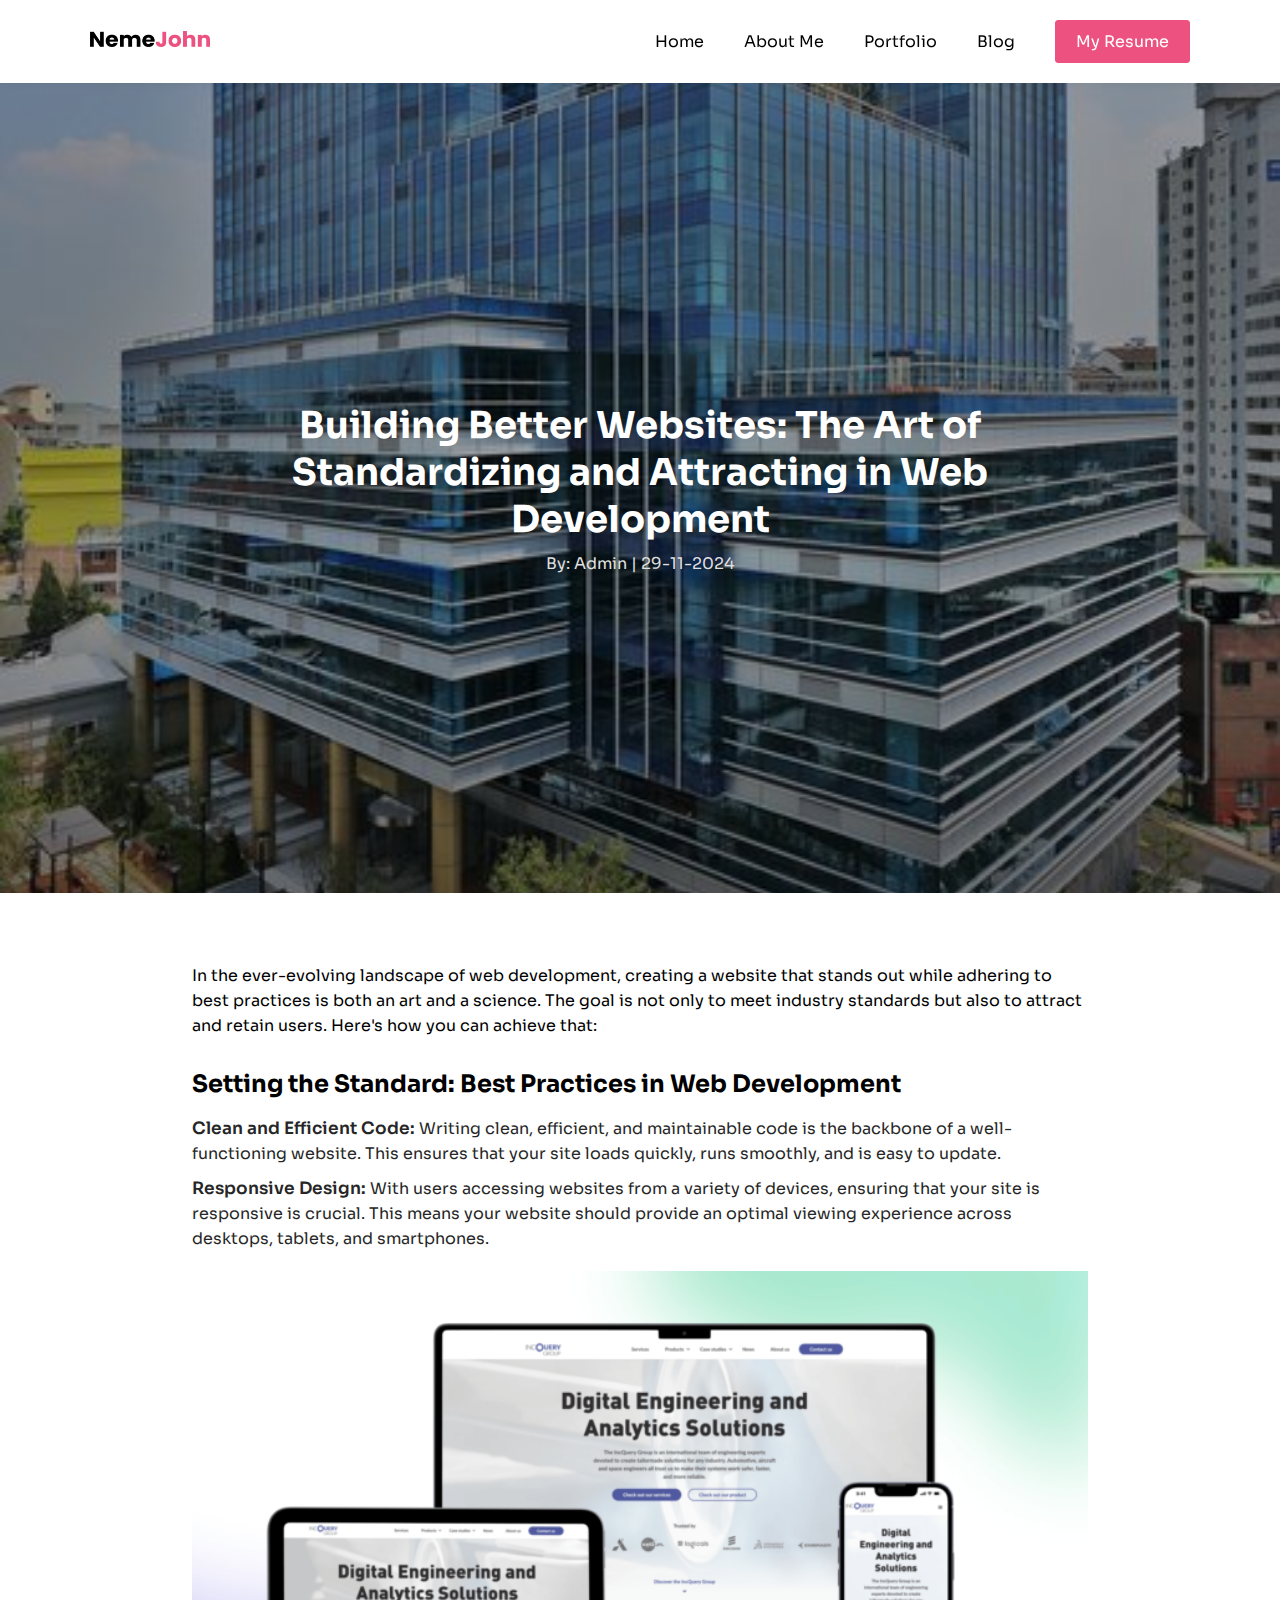
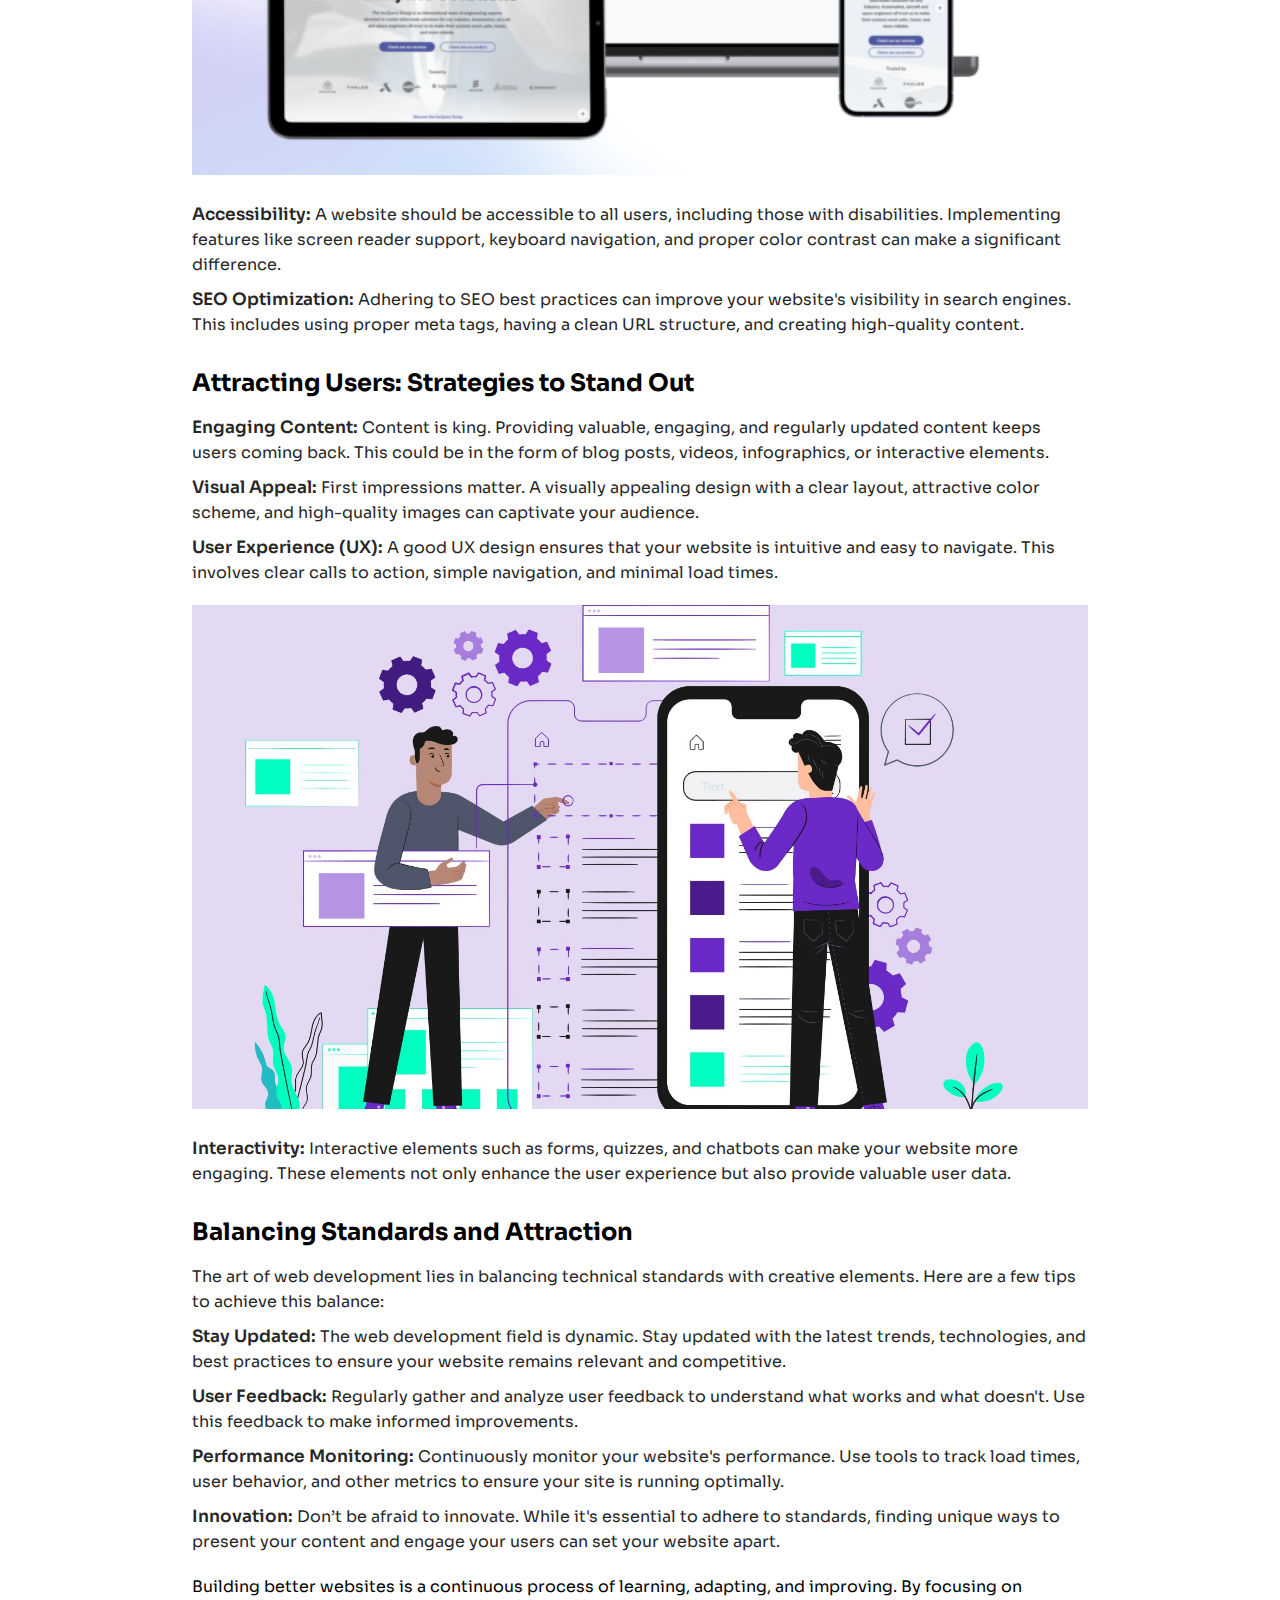
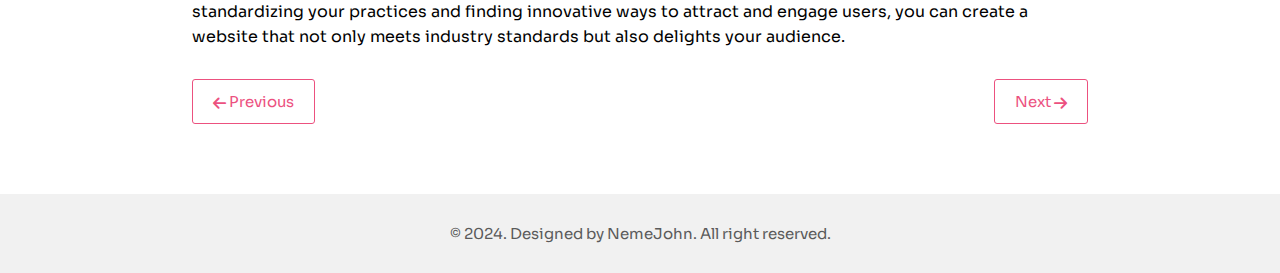
<file: blog_one.html>
<!DOCTYPE html>
<html lang="en">
<head>
    <head>
        <title>NemeJohn - Blog Page</title>
        <meta charset="UTF-8">
        <meta name="author" content="NemeJohn">
        <meta name="viewport" content="width=device-width, initial-scale=1.0">
        <link href='https://unpkg.com/boxicons@2.1.4/css/boxicons.min.css' rel='stylesheet'>
        <link rel="stylesheet" href="blog.css">
        <link rel="shortcut icon" href="images/portfolio_logo.png" type="image/x-icon">
        <link rel="stylesheet" href="https://cdnjs.cloudflare.com/ajax/libs/font-awesome/6.5.1/css/all.min.css"/>
        <link rel="preconnect" href="https://fonts.googleapis.com">
        <link rel="preconnect" href="https://fonts.gstatic.com" crossorigin>
        <link href="https://fonts.googleapis.com/css2?family=Sora:wght@100..800&display=swap" rel="stylesheet">
        <link href="https://fonts.googleapis.com/css2?family=Poppins:ital,wght@0,100;0,200;0,300;0,400;0,500;0,600;0,700;0,800;0,900;1,100;1,200;1,300;1,400;1,500;1,600;1,700;1,800;1,900&display=swap" rel="stylesheet">
    </head>
</head>
<body>
    <!-- start header section  -->
    <nav class="main_nav_bar">
        <a href="index.html"><div id="logo"><img src="images/nemejohn2-logo.png" alt=""></div></a>
        <div class="menu_container" id="menu_container">
            <div onclick="closemenu()" id="close"><i class="fa-solid fa-xmark"></i></div>
            <ul class="menu_list">
                <li><a href="index.html">Home</a></li>
                <li><a href="index.html#about">About Me</a></li>
                <li><a href="index.html#portfolio">Portfolio</a></li>
                <li><a href="index.html#blog">Blog</a></li>
            </ul>
            <a href="my resume.pdf" target="_blank"><button>My Resume</button></a>
        </div>
        <div onclick="openmenu()" id="menu"><i class='bx bx-menu'></i></div>
    </nav>
    <!-- end header section  -->

    <!-- blog hero section  -->
    <div class="blog_container">
        <div class="container">
            <h1>Building Better Websites: The Art of Standardizing and Attracting in Web Development</h1>
            <p>By: Admin | 29-11-2024</p>
        </div>
    </div>
    <!-- end hero section  -->

    <!-- blog content section -->
    <div class="blog_content_container">
        <div class="container">
            <div class="uncovered_text">
                In the ever-evolving landscape of web development, creating a website that stands out 
                while adhering to best practices is both an art and a science. The goal is not only to 
                meet industry standards but also to attract and retain users. Here's how you can achieve that:
            </div>

            <div class="setting_standard">
                <h2>Setting the Standard: Best Practices in Web Development</h2>
                <p>
                    <span>Clean and Efficient Code:</span> Writing clean, efficient, and maintainable code is the backbone of a 
                    well-functioning website. This ensures that your site loads quickly, runs smoothly, and is easy to update.
                </p>
                <p>
                    <span>Responsive Design:</span> With users accessing websites from a variety of devices, ensuring that your site is responsive is 
                    crucial. This means your website should provide an optimal viewing experience across desktops, tablets, and smartphones.
                </p>
                <img src="images/responsiveness.png" alt="">
                <p>
                    <span>Accessibility:</span> A website should be accessible to all users, including those with disabilities. Implementing features like screen reader 
                    support, keyboard navigation, and proper color contrast can make a significant difference.
                </p>
                <p>
                    <span>SEO Optimization:</span> Adhering to SEO best practices can improve your website's visibility in search engines. This includes using proper meta tags, having a 
                    clean URL structure, and creating high-quality content.
                </p>
            </div>

            <div class="attracting_users">
                <h2>Attracting Users: Strategies to Stand Out</h2>
                <p>
                    <span>Engaging Content:</span> Content is king. Providing valuable, engaging, and regularly updated content keeps users coming back. This could be in the form of blog posts, videos, infographics, or interactive elements.
                </p>
                <p>
                    <span>Visual Appeal:</span> First impressions matter. A visually appealing design with a clear layout, attractive color scheme, and high-quality images can captivate your audience.
                </p>
                <p>
                    <span>User Experience (UX):</span> A good UX design ensures that your website is intuitive and easy to navigate. This involves clear calls to action, simple navigation, and minimal load times.
                </p>
                <img src="images/ux-image.png" alt="">
                <p>
                    <span>Interactivity:</span> Interactive elements such as forms, quizzes, and chatbots can make your website more engaging. These elements not only enhance the user experience but also provide valuable user data.
                </p>
            </div>

            <div class="balancing_standard">
                <h2>Balancing Standards and Attraction</h2>
                <p>The art of web development lies in balancing technical standards with creative elements. Here are a few tips to achieve this balance:</p>
                <p>
                    <span>Stay Updated:</span> The web development field is dynamic. Stay updated with the latest trends, technologies, and best practices to ensure your website remains relevant and competitive.
                </p>
                <p>
                    <span>User Feedback:</span> Regularly gather and analyze user feedback to understand what works and what doesn't. Use this feedback to make informed improvements.
                </p>
                <p>
                    <span>Performance Monitoring:</span> Continuously monitor your website's performance. Use tools to track load times, user behavior, and other metrics to ensure your site is running optimally.
                </p>
                <p>
                    <span>Innovation:</span> Don’t be afraid to innovate. While it's essential to adhere to standards, finding unique ways to present your content and engage your users can set your website apart.
                </p>
            </div>

            <div class="uncovered_text second_text">
                Building better websites is a continuous process of learning, adapting, and improving. By focusing on standardizing your practices and finding innovative ways to attract and engage users, you can 
                create a website that not only meets industry standards but also delights your audience.
            </div>

            <div class="button_split">
                <a href="blog_one.html"><button><i class="fa-solid fa-arrow-left"></i> Previous</button></a>
                <a href="blog_two.html"><button>Next <i class="fa-solid fa-arrow-right"></i></button></a>
            </div>
        </div>
    </div>
    <!-- end blog content section -->

    <!-- comment section -->
    <div class="comment_container container">
        <div class="powr-comments" id="bda76b64_1732889111"></div>
    </div>
    <!-- end comment section -->

    <!-- Start Footer Section -->
    <div class="footer_container">
        <div class="container">
            <p>
                © 2024. Designed by NemeJohn. All right reserved.
            </p>
        </div>
    </div>
    <!-- End Footer Section -->
    

    <script src="portfolio.js"></script>
    <script src="https://www.powr.io/powr.js?platform=html"></script>

</body>
</html>
</file>
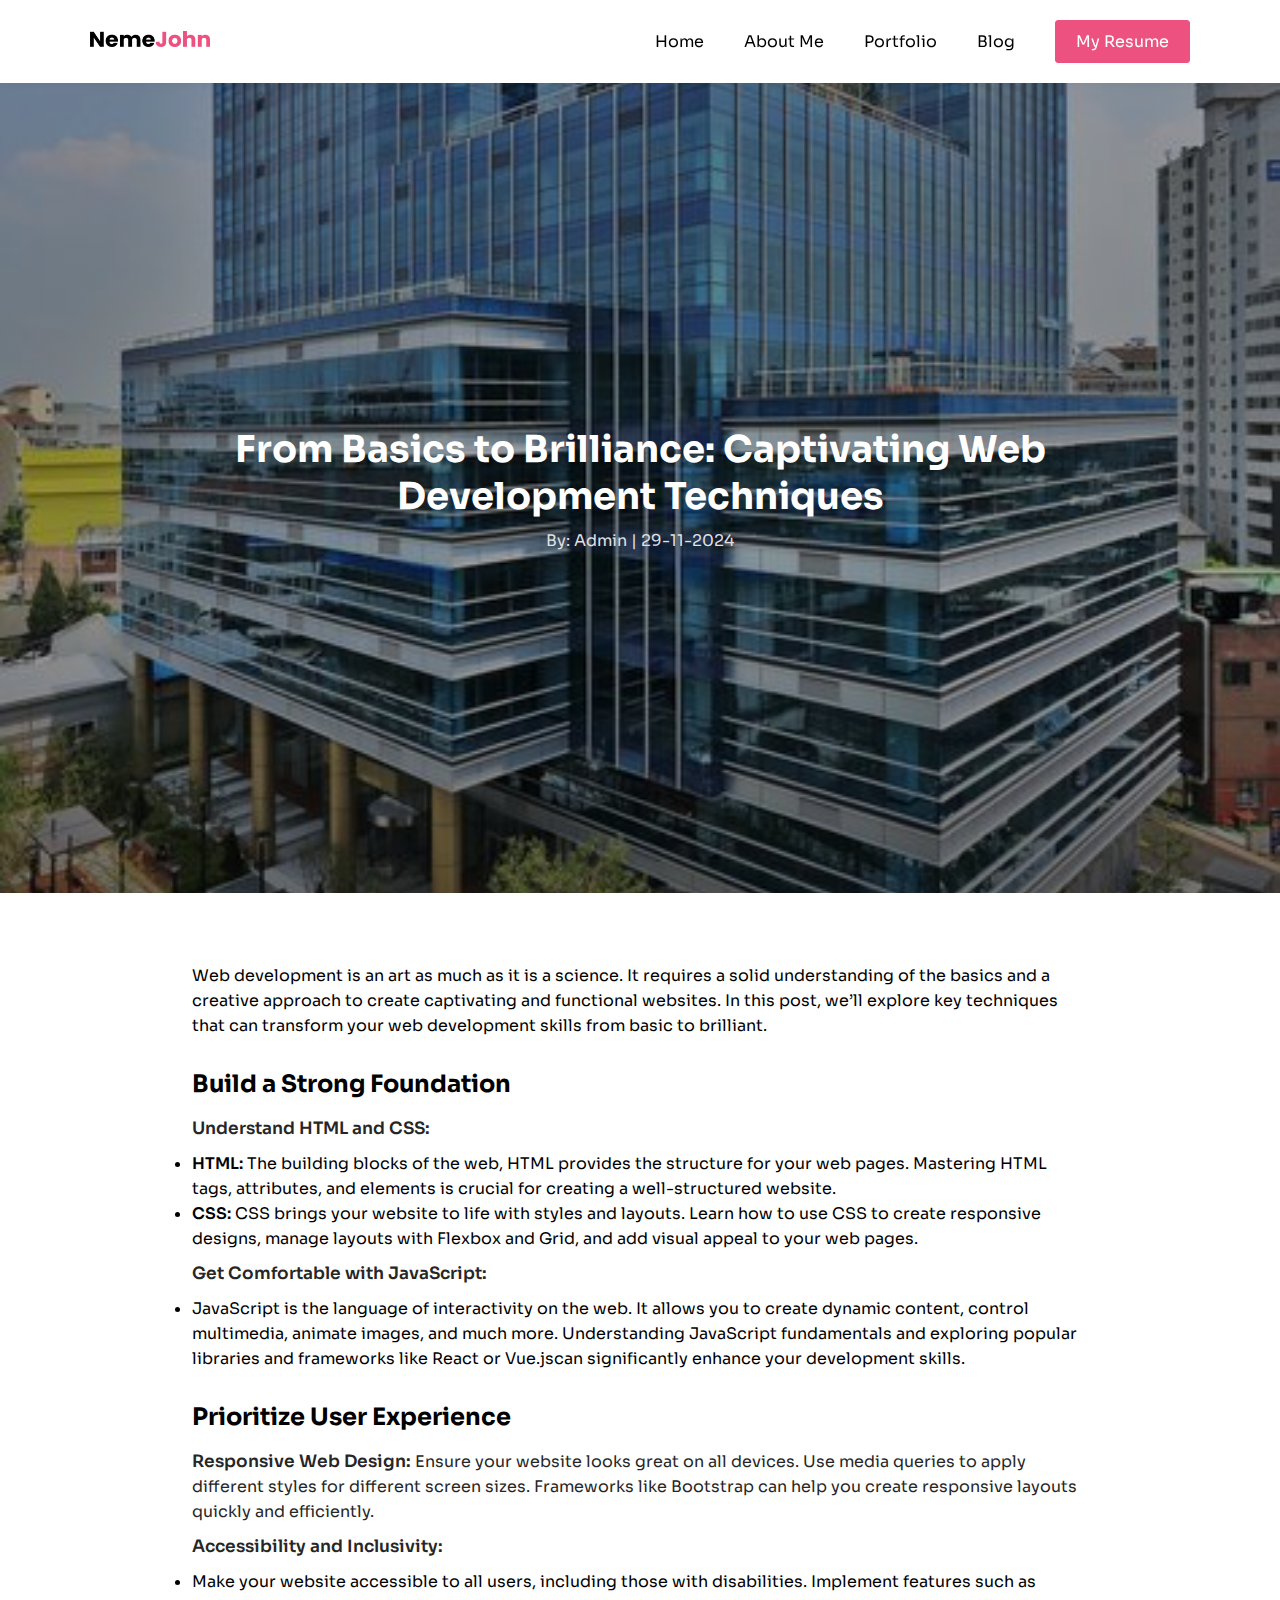
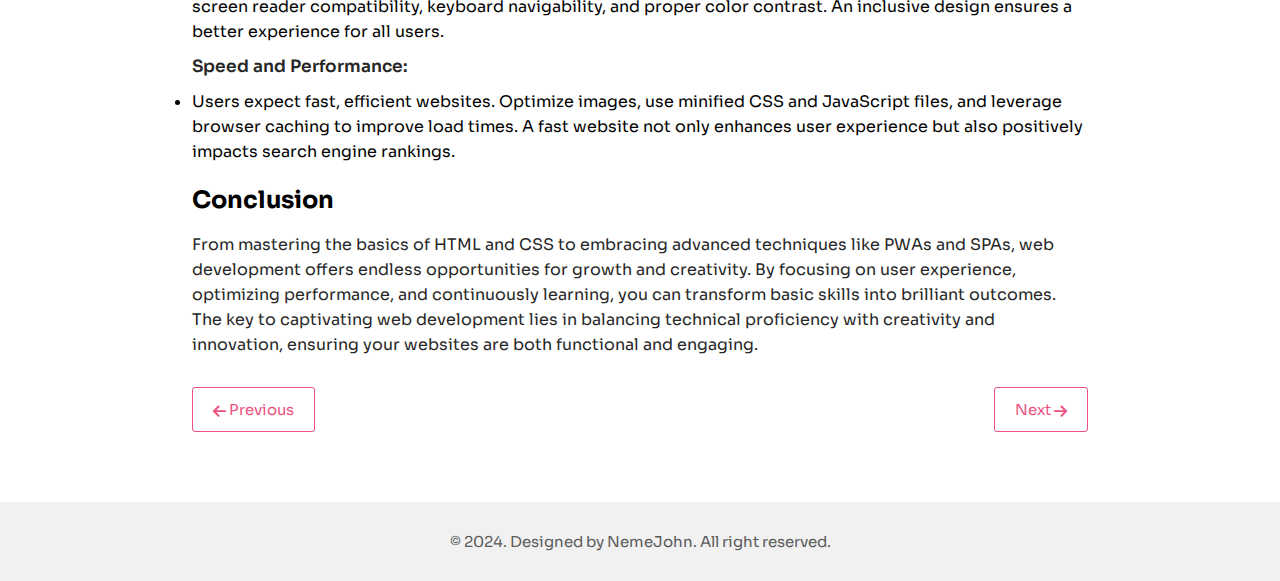
<file: blog_three.html>
<!DOCTYPE html>
<html lang="en">
<head>
    <head>
        <title>NemeJohn - Blog Page</title>
        <meta charset="UTF-8">
        <meta name="author" content="NemeJohn">
        <meta name="viewport" content="width=device-width, initial-scale=1.0">
        <link href='https://unpkg.com/boxicons@2.1.4/css/boxicons.min.css' rel='stylesheet'>
        <link rel="stylesheet" href="blog.css">
        <link rel="shortcut icon" href="images/portfolio_logo.png" type="image/x-icon">
        <link rel="stylesheet" href="https://cdnjs.cloudflare.com/ajax/libs/font-awesome/6.5.1/css/all.min.css"/>
        <link rel="preconnect" href="https://fonts.googleapis.com">
        <link rel="preconnect" href="https://fonts.gstatic.com" crossorigin>
        <link href="https://fonts.googleapis.com/css2?family=Sora:wght@100..800&display=swap" rel="stylesheet">
        <link href="https://fonts.googleapis.com/css2?family=Poppins:ital,wght@0,100;0,200;0,300;0,400;0,500;0,600;0,700;0,800;0,900;1,100;1,200;1,300;1,400;1,500;1,600;1,700;1,800;1,900&display=swap" rel="stylesheet">
    </head>
</head>
<body>
    <!-- start header section  -->
    <nav class="main_nav_bar">
        <a href="index.html"><div id="logo"><img src="images/nemejohn2-logo.png" alt=""></div></a>
        <div class="menu_container" id="menu_container">
            <div onclick="closemenu()" id="close"><i class="fa-solid fa-xmark"></i></div>
            <ul class="menu_list">
                <li><a href="index.html">Home</a></li>
                <li><a href="index.html#about">About Me</a></li>
                <li><a href="index.html#portfolio">Portfolio</a></li>
                <li><a href="index.html#blog">Blog</a></li>
            </ul>
            <a href="my resume.pdf" target="_blank"><button>My Resume</button></a>
        </div>
        <div onclick="openmenu()" id="menu"><i class='bx bx-menu'></i></div>
    </nav>
    <!-- end header section  -->

    <!-- blog hero section  -->
    <div class="blog_container">
        <div class="container">
            <h1>From Basics to Brilliance: Captivating Web Development Techniques</h1>
            <p>By: Admin | 29-11-2024</p>
        </div>
    </div>
    <!-- end hero section  -->

    <!-- blog content section -->
    <div class="blog_content_container">
        <div class="container">
            <div class="uncovered_text">
                Web development is an art as much as it is a science. It requires a solid understanding of the basics and a creative approach to create captivating and functional websites. 
                In this post, we’ll explore key techniques that can transform your web development skills from basic to brilliant.
            </div>

            <div class="setting_standard">
                <h2>Build a Strong Foundation</h2>
                <p>
                    <span>Understand HTML and CSS:</span><br>        
                </p>
                <li>
                    <span>HTML:</span> The building blocks of the web, HTML provides the structure for your web pages. Mastering HTML tags, attributes, and elements is crucial for creating a well-structured website.
                </li>
                <li>
                    <span>CSS:</span> CSS brings your website to life with styles and layouts. Learn how to use CSS to create responsive designs, manage layouts with Flexbox and Grid, and add visual appeal to your web pages.
                </li>
                <p>
                    <span>Get Comfortable with JavaScript:</span>
                </p>
                <li>
                    JavaScript is the language of interactivity on the web. It allows you to create dynamic content, control multimedia, animate images, and much more. Understanding JavaScript fundamentals and exploring popular 
                    libraries and frameworks like React or Vue.jscan significantly enhance your development skills.
                </li>
            </div>

            <div class="attracting_users">
                <h2>Prioritize User Experience</h2>
                <p>
                    <span>Responsive Web Design:</span> Ensure your website looks great on all devices. Use media queries to apply different styles for different screen sizes. 
                    Frameworks like Bootstrap can help you create responsive layouts quickly and efficiently.
                </p>
                <p>
                    <span>Accessibility and Inclusivity:</span>
                </p>
                <li>
                    Make your website accessible to all users, including those with disabilities. Implement features such as screen reader compatibility, keyboard navigability, 
                    and proper color contrast. An inclusive design ensures a better experience for all users.
                </li>
                <p>
                    <span>Speed and Performance:</span> 
                </p>
                <li>
                    Users expect fast, efficient websites. Optimize images, use minified CSS and JavaScript files, and leverage browser caching to improve load times. A fast 
                    website not only enhances user experience but also positively impacts search engine rankings.
                </li>
            </div>

            <div class="uncovered_text second_text">
                <h2>Conclusion</h2>
                <p>
                    From mastering the basics of HTML and CSS to embracing advanced techniques like PWAs and SPAs, web development offers endless opportunities for growth and creativity. 
                    By focusing on user experience, optimizing performance, and continuously learning, you can transform basic skills into brilliant outcomes. The key to captivating web 
                    development lies in balancing technical proficiency with creativity and innovation, ensuring your websites are both functional and engaging.
                </p>
            </div>

            <div class="button_split">
                <a href="blog_two.html"><button><i class="fa-solid fa-arrow-left"></i> Previous</button></a>
                <a href="blog_one.html"><button>Next <i class="fa-solid fa-arrow-right"></i></button></a>
            </div>
        </div>
    </div>
    <!-- end blog content section -->

    <!-- comment section -->
    <div class="comment_container container">
        <div class="powr-comments" id="bda76b64_1732889111"></div>
    </div>
    <!-- end comment section -->

    <!-- Start Footer Section -->
    <div class="footer_container">
        <div class="container">
            <p>
                © 2024. Designed by NemeJohn. All right reserved.
            </p>
        </div>
    </div>
    <!-- End Footer Section -->
    

    <script src="portfolio.js"></script>
    <script src="https://www.powr.io/powr.js?platform=html"></script>

</body>
</html>
</file>
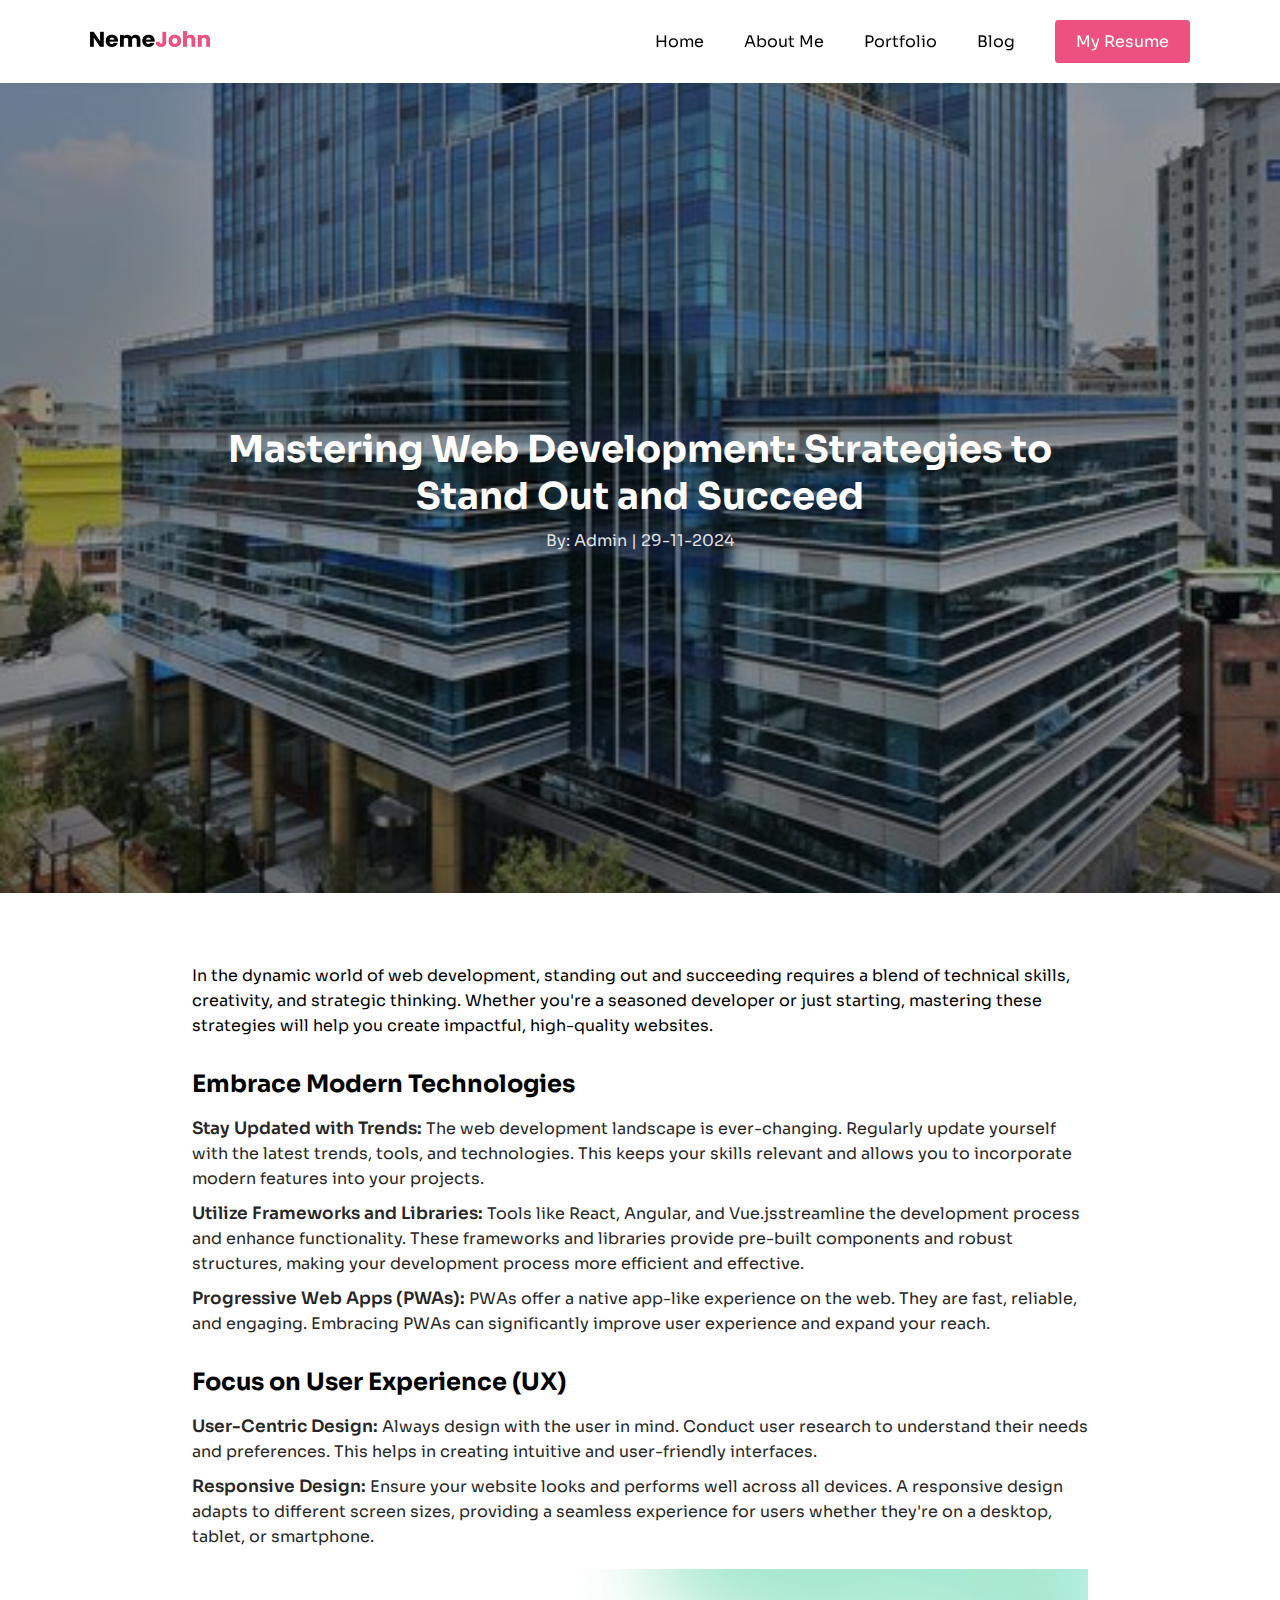
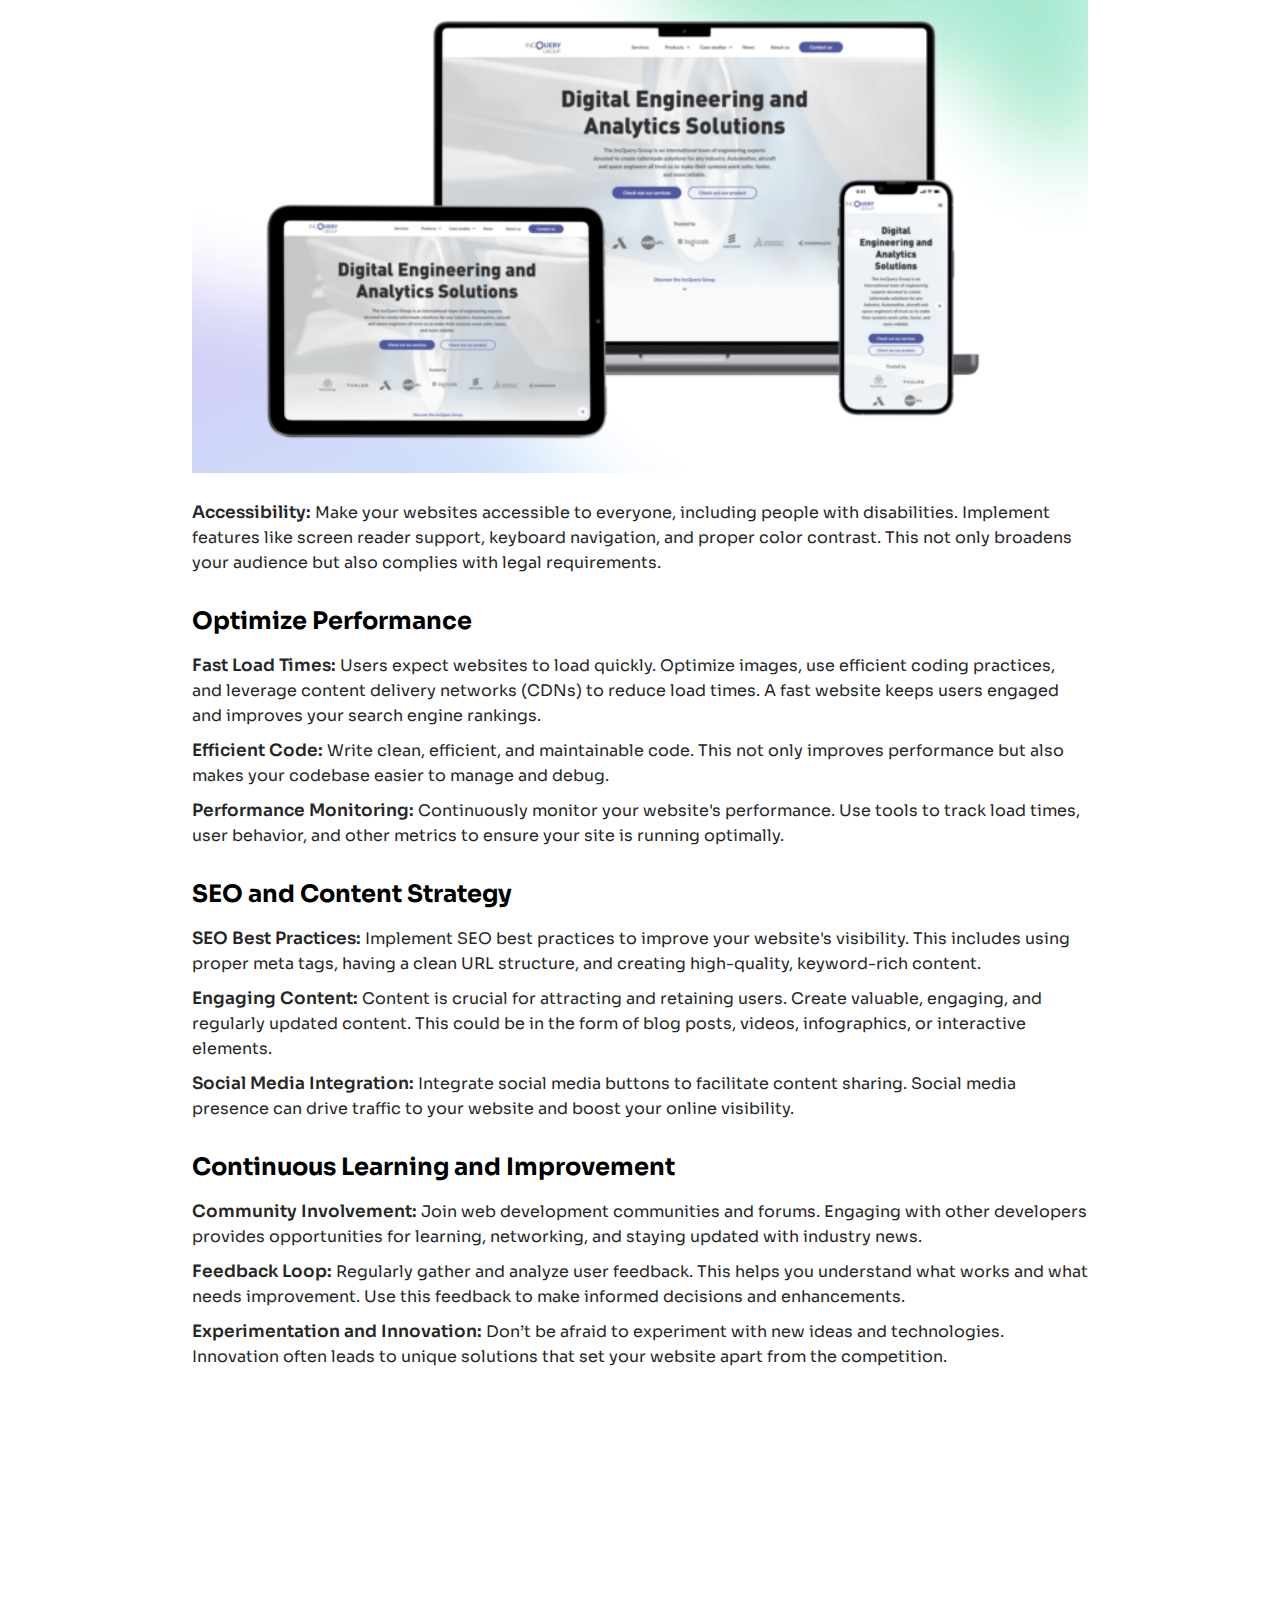
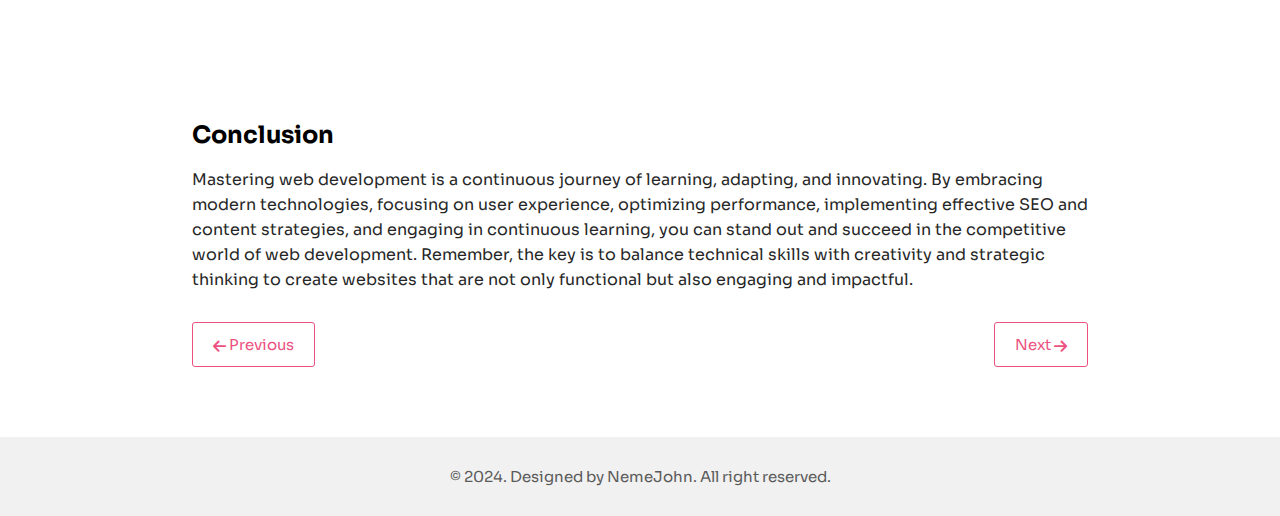
<file: blog_two.html>
<!DOCTYPE html>
<html lang="en">
<head>
    <head>
        <title>NemeJohn - Blog Page</title>
        <meta charset="UTF-8">
        <meta name="author" content="NemeJohn">
        <meta name="viewport" content="width=device-width, initial-scale=1.0">
        <link href='https://unpkg.com/boxicons@2.1.4/css/boxicons.min.css' rel='stylesheet'>
        <link rel="stylesheet" href="blog.css">
        <link rel="shortcut icon" href="images/portfolio_logo.png" type="image/x-icon">
        <link rel="stylesheet" href="https://cdnjs.cloudflare.com/ajax/libs/font-awesome/6.5.1/css/all.min.css"/>
        <link rel="preconnect" href="https://fonts.googleapis.com">
        <link rel="preconnect" href="https://fonts.gstatic.com" crossorigin>
        <link href="https://fonts.googleapis.com/css2?family=Sora:wght@100..800&display=swap" rel="stylesheet">
        <link href="https://fonts.googleapis.com/css2?family=Poppins:ital,wght@0,100;0,200;0,300;0,400;0,500;0,600;0,700;0,800;0,900;1,100;1,200;1,300;1,400;1,500;1,600;1,700;1,800;1,900&display=swap" rel="stylesheet">
    </head>
</head>
<body>
    <!-- start header section  -->
    <nav class="main_nav_bar">
        <a href="index.html"><div id="logo"><img src="images/nemejohn2-logo.png" alt=""></div></a>
        <div class="menu_container" id="menu_container">
            <div onclick="closemenu()" id="close"><i class="fa-solid fa-xmark"></i></div>
            <ul class="menu_list">
                <li><a href="index.html">Home</a></li>
                <li><a href="index.html#about">About Me</a></li>
                <li><a href="index.html#portfolio">Portfolio</a></li>
                <li><a href="index.html#blog">Blog</a></li>
            </ul>
            <a href="my resume.pdf" target="_blank"><button>My Resume</button></a>
        </div>
        <div onclick="openmenu()" id="menu"><i class='bx bx-menu'></i></div>
    </nav>
    <!-- end header section  -->

    <!-- blog hero section  -->
    <div class="blog_container">
        <div class="container">
            <h1>Mastering Web Development: Strategies to Stand Out and Succeed</h1>
            <p>By: Admin | 29-11-2024</p>
        </div>
    </div>
    <!-- end hero section  -->

    <!-- blog content section -->
    <div class="blog_content_container">
        <div class="container">
            <div class="uncovered_text">
                In the dynamic world of web development, standing out and succeeding requires a blend of technical skills, creativity, and strategic thinking. 
                Whether you're a seasoned developer or just starting, mastering these strategies will help you create impactful, high-quality websites.
            </div>

            <div class="setting_standard">
                <h2>Embrace Modern Technologies</h2>
                <p>
                    <span>Stay Updated with Trends:</span> The web development landscape is ever-changing. Regularly update yourself with the latest trends, 
                    tools, and technologies. This keeps your skills relevant and allows you to incorporate modern features into your projects.
                </p>
                <p>
                    <span>Utilize Frameworks and Libraries:</span> Tools like React, Angular, and Vue.jsstreamline the development process and enhance functionality. 
                    These frameworks and libraries provide pre-built components and robust structures, making your development process more efficient and effective.
                </p>
                <p>
                    <span>Progressive Web Apps (PWAs):</span> PWAs offer a native app-like experience on the web. They are fast, reliable, and engaging. Embracing PWAs 
                    can significantly improve user experience and expand your reach.
                </p>
            </div>

            <div class="attracting_users">
                <h2>Focus on User Experience (UX)</h2>
                <p>
                    <span>User-Centric Design:</span> Always design with the user in mind. Conduct user research to understand their needs and preferences. 
                    This helps in creating intuitive and user-friendly interfaces.
                </p>
                <p>
                    <span>Responsive Design:</span> Ensure your website looks and performs well across all devices. A responsive design adapts to different 
                    screen sizes, providing a seamless experience for users whether they're on a desktop, tablet, or smartphone.
                </p>
                <img src="images/responsiveness.png" alt="">
                <p>
                    <span>Accessibility:</span> Make your websites accessible to everyone, including people with disabilities. Implement features like screen 
                    reader support, keyboard navigation, and proper color contrast. This not only broadens your audience but also complies with legal requirements.
                </p>
            </div>

            <div class="balancing_standard">
                <h2>Optimize Performance</h2>
                <p>
                    <span>Fast Load Times:</span> Users expect websites to load quickly. Optimize images, use efficient coding practices, and leverage content delivery 
                    networks (CDNs) to reduce load times. A fast website keeps users engaged and improves your search engine rankings.
                </p>
                <p>
                    <span>Efficient Code:</span> Write clean, efficient, and maintainable code. This not only improves performance but also makes your codebase easier to manage and debug.
                </p>
                <p>
                    <span>Performance Monitoring:</span> Continuously monitor your website's performance. Use tools to track load times, user behavior, and other metrics to ensure your site is running optimally.
                </p>
            </div>

            <div class="balancing_standard">
                <h2>SEO and Content Strategy</h2>
                <p><span>SEO Best Practices:</span> Implement SEO best practices to improve your website's visibility. This includes using proper meta tags, having a clean URL structure, and creating high-quality, keyword-rich content.</p>
                <p><span>Engaging Content:</span> Content is crucial for attracting and retaining users. Create valuable, engaging, and regularly updated content. This could be in the form of blog posts, videos, infographics, or interactive elements.</p>
                <p><span>Social Media Integration:</span> Integrate social media buttons to facilitate content sharing. Social media presence can drive traffic to your website and boost your online visibility.</p>
            </div>

            <div class="balancing_standard">
                <h2>Continuous Learning and Improvement</h2>
                <p><span>Community Involvement:</span> Join web development communities and forums. Engaging with other developers provides opportunities for learning, networking, and staying updated with industry news.</p>
                <p><span>Feedback Loop:</span> Regularly gather and analyze user feedback. This helps you understand what works and what needs improvement. Use this feedback to make informed decisions and enhancements.</p>
                <p><span>Experimentation and Innovation:</span> Don’t be afraid to experiment with new ideas and technologies. Innovation often leads to unique solutions that set your website apart from the competition.</p>
            </div>

            <iframe width="560" height="315" src="https://www.youtube.com/embed/C-EHoNfkoDM?si=wDLZxvYZFHDQPPjK" title="YouTube video player" frameborder="0" allow="accelerometer; autoplay; clipboard-write; encrypted-media; gyroscope; picture-in-picture; web-share" referrerpolicy="strict-origin-when-cross-origin" allowfullscreen></iframe>

            <div class="uncovered_text second_text">
                <h2>Conclusion</h2>
                <p>
                    Mastering web development is a continuous journey of learning, adapting, and innovating. By embracing modern technologies, focusing on user experience, optimizing performance, implementing effective SEO and content strategies, 
                    and engaging in continuous learning, you can stand out and succeed in the competitive world of web development. Remember, the key is to balance technical skills with creativity and strategic thinking to create websites that 
                    are not only functional but also engaging and impactful.
                </p>
            </div>

            <div class="button_split">
                <a href="blog_one.html"><button><i class="fa-solid fa-arrow-left"></i> Previous</button></a>
                <a href="blog_three.html"><button>Next <i class="fa-solid fa-arrow-right"></i></button></a>
            </div>
        </div>
    </div>
    <!-- end blog content section -->

    <!-- comment section -->
    <div class="comment_container container">
        <div class="powr-comments" id="bda76b64_1732889111"></div>
    </div>
    <!-- end comment section -->

    <!-- Start Footer Section -->
    <div class="footer_container">
        <div class="container">
            <p>
                © 2024. Designed by NemeJohn. All right reserved.
            </p>
        </div>
    </div>
    <!-- End Footer Section -->
    

    <script src="portfolio.js"></script>
    <script src="https://www.powr.io/powr.js?platform=html"></script>

</body>
</html>
</file>
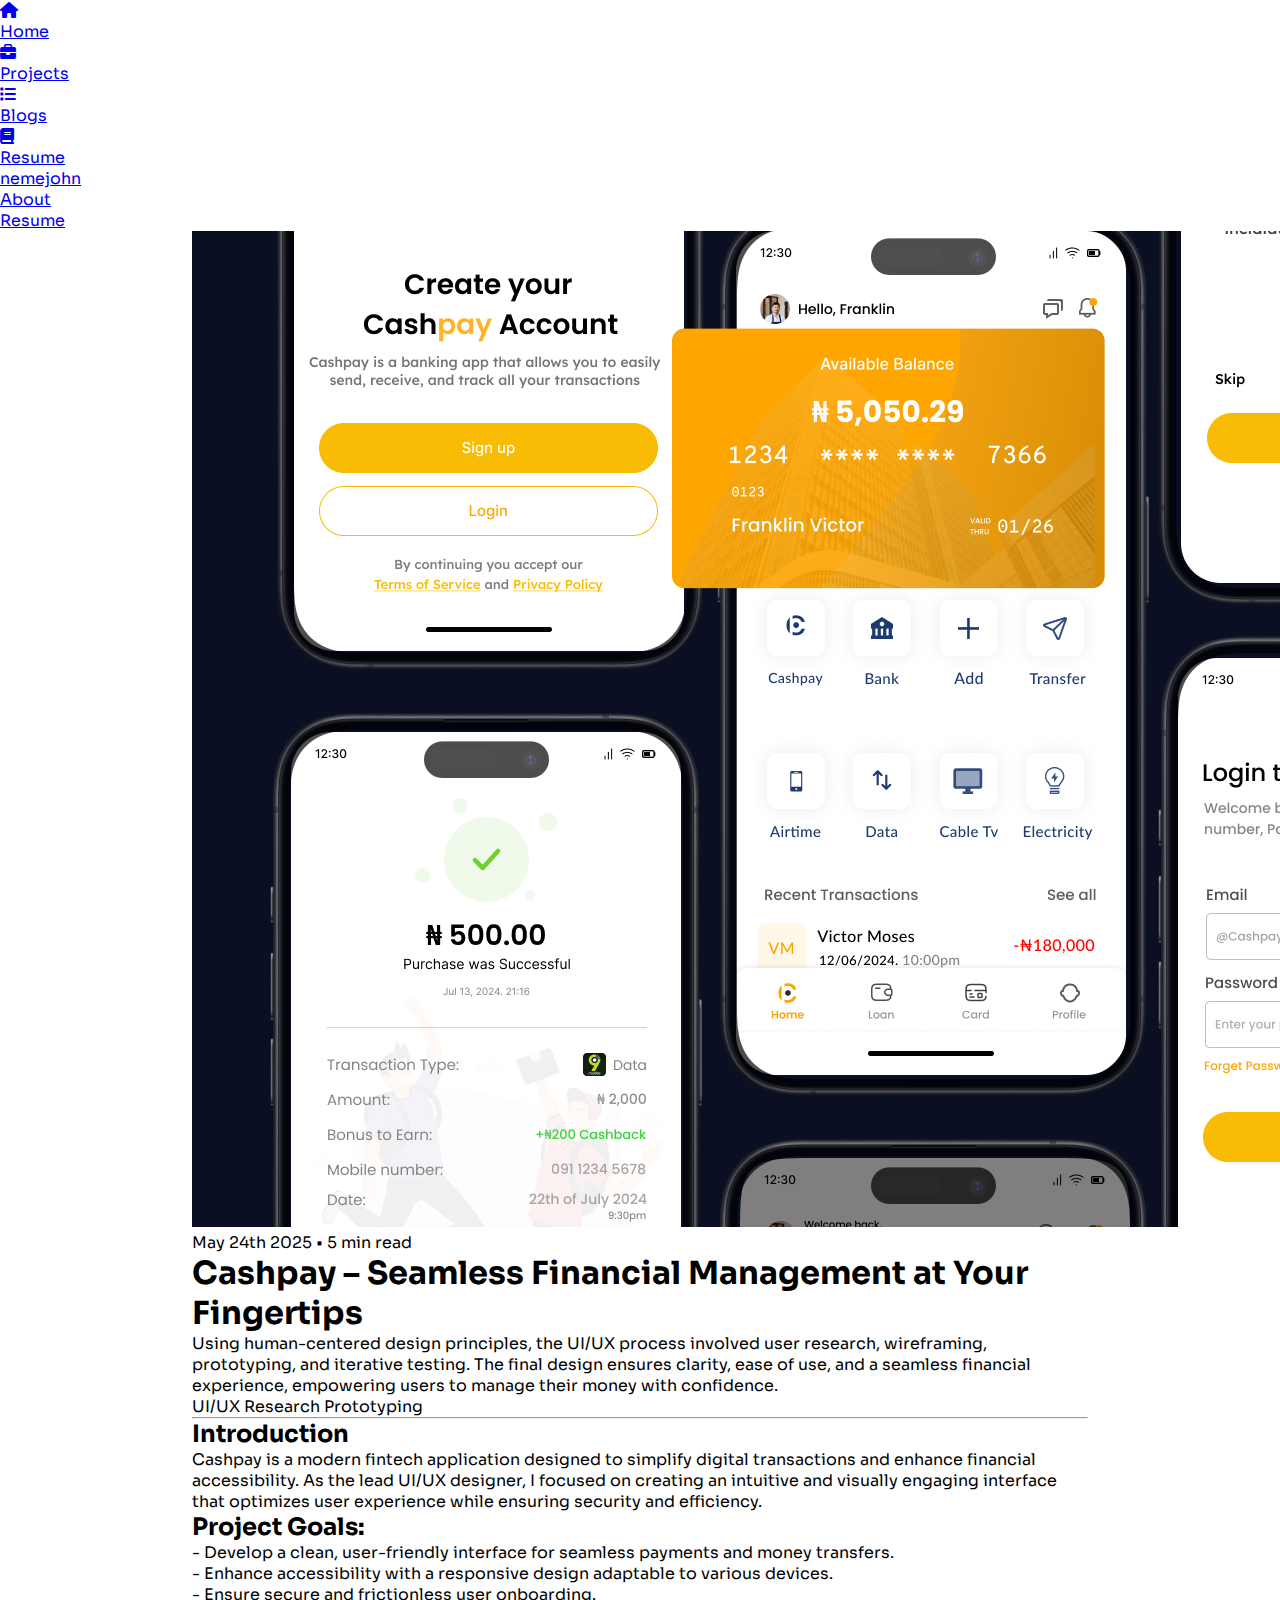
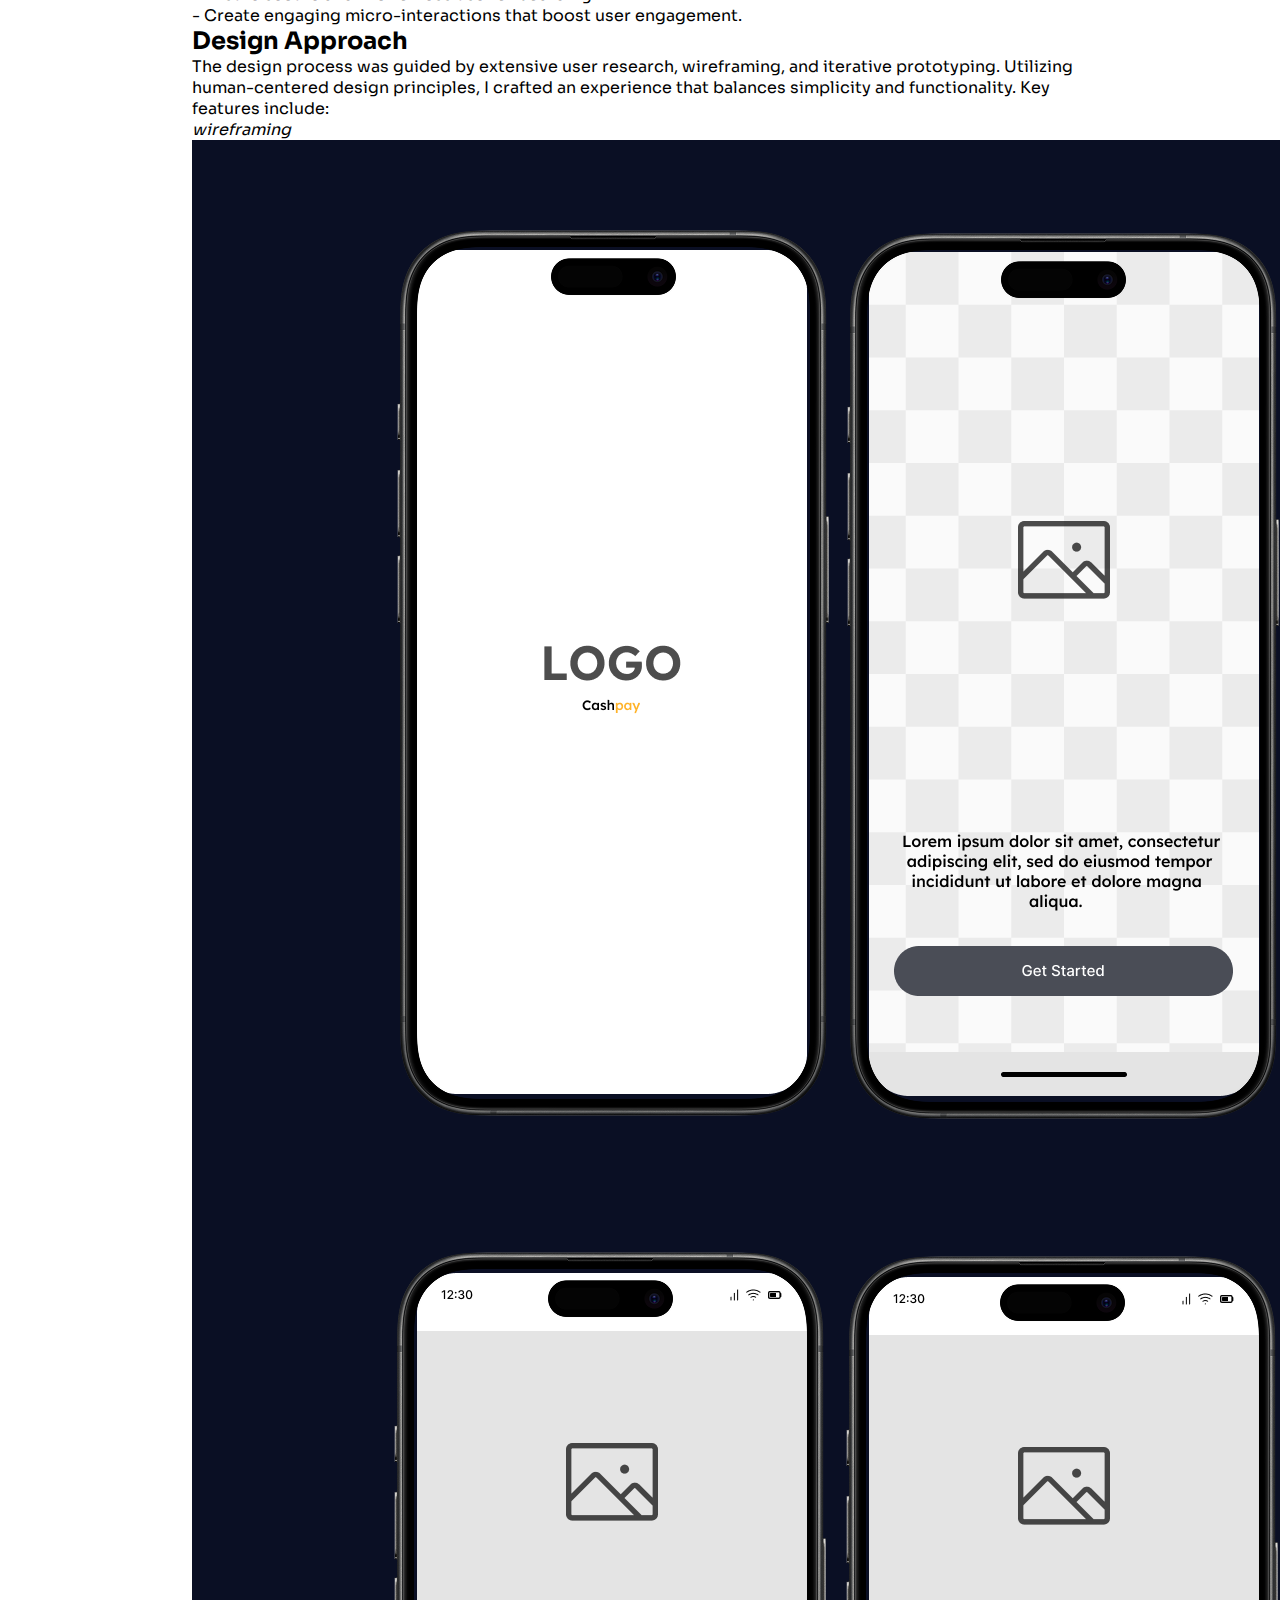
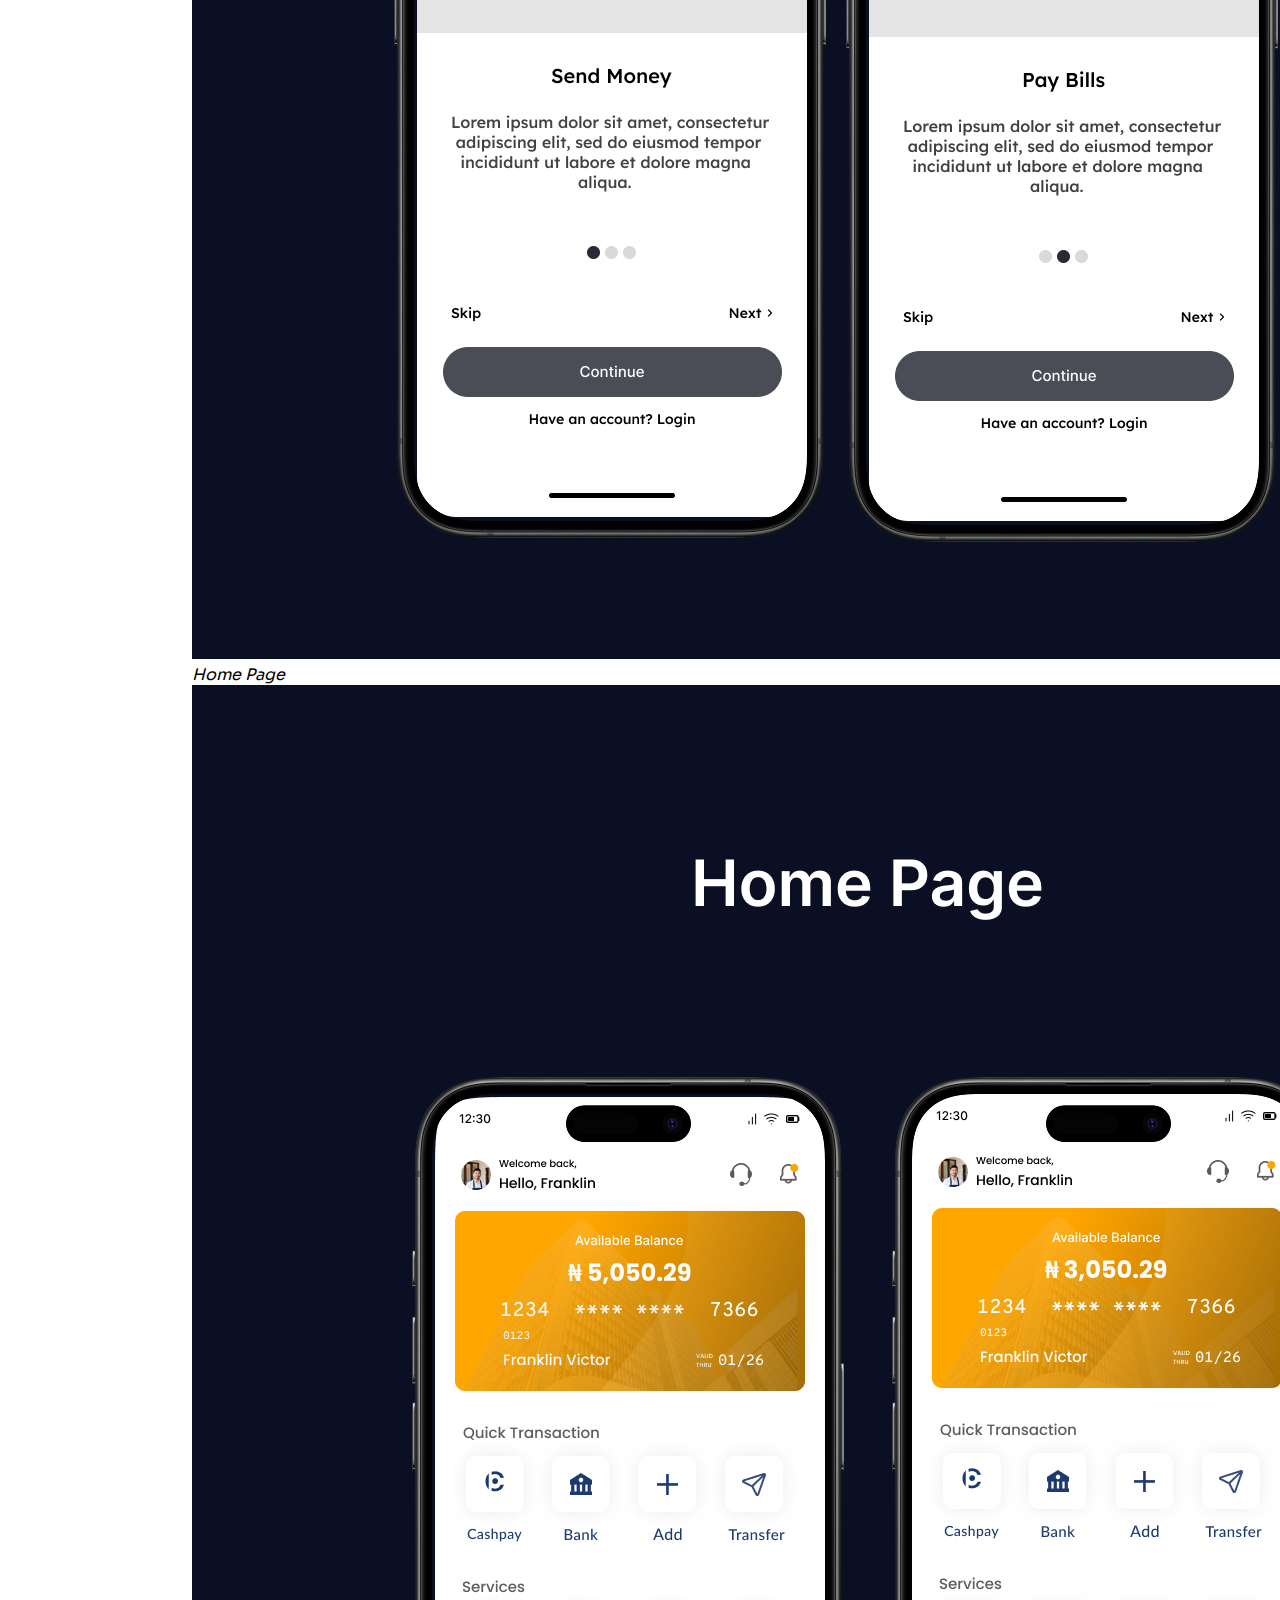
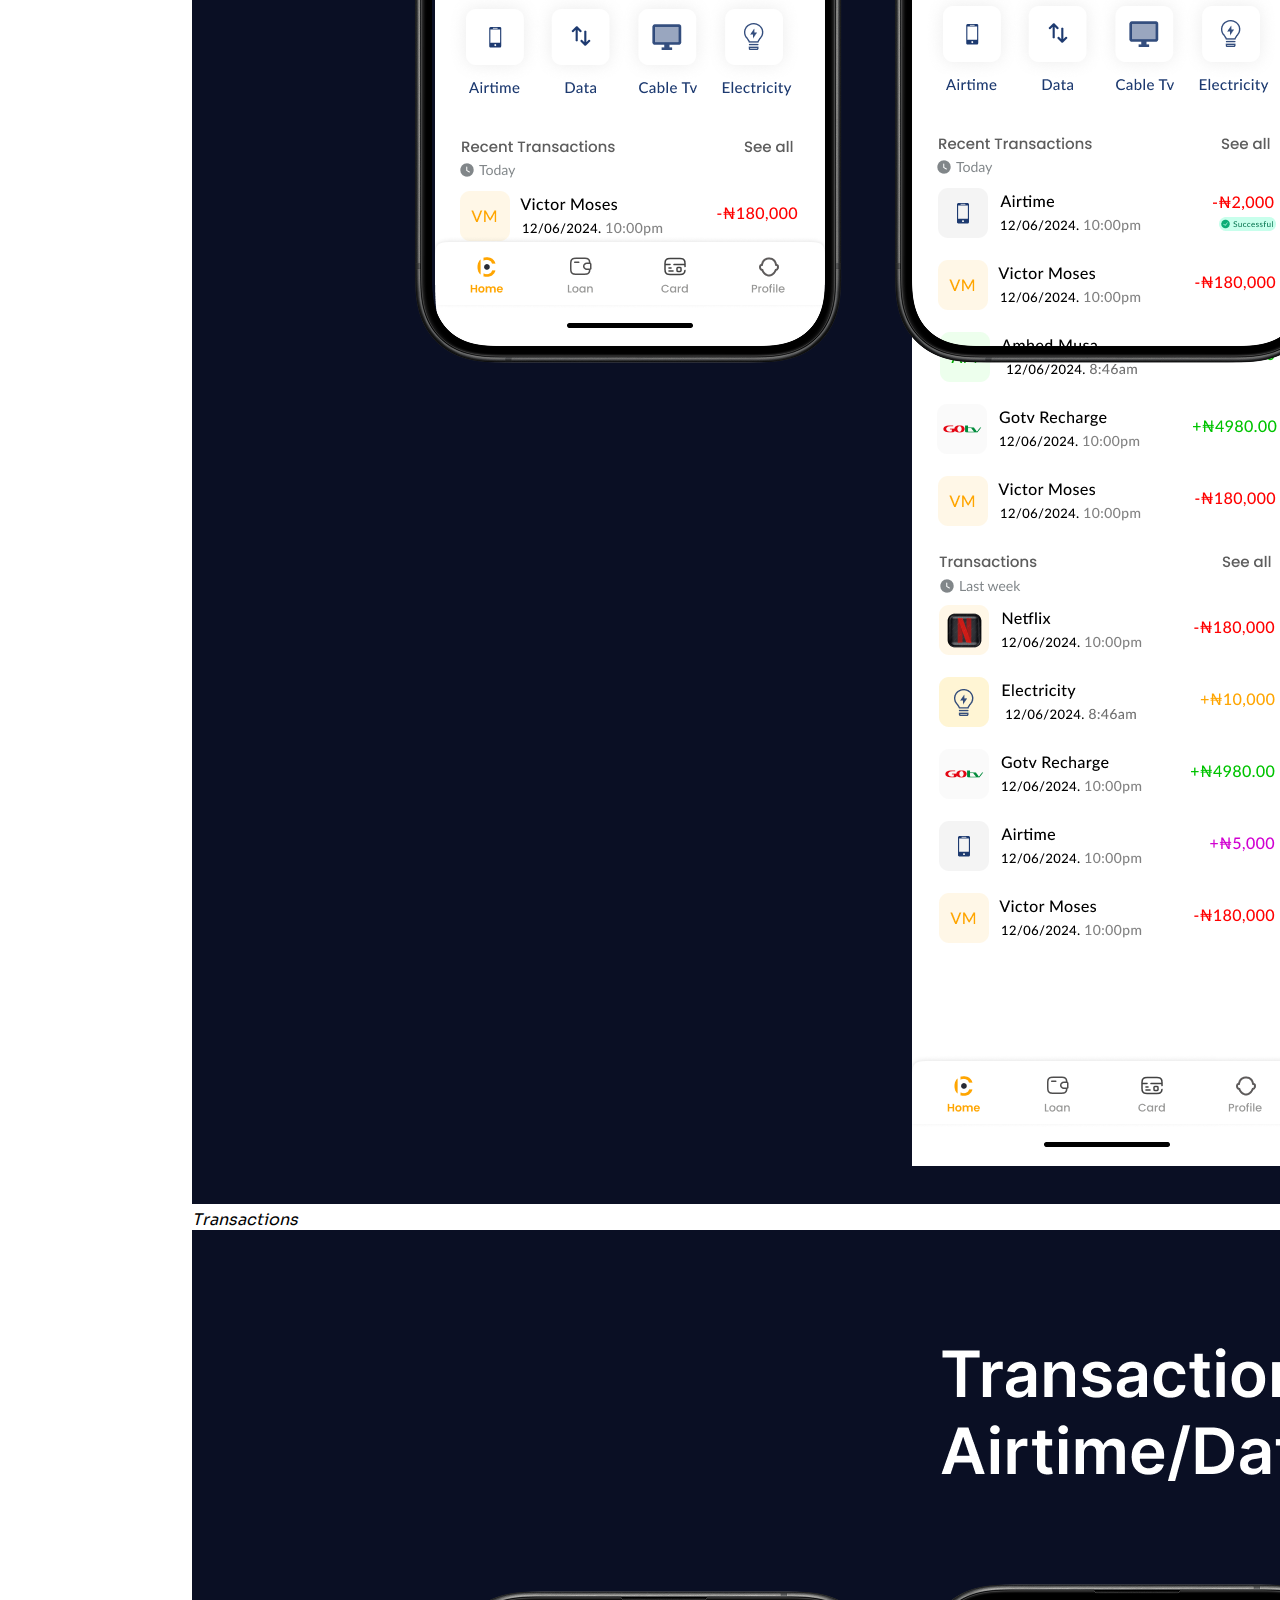
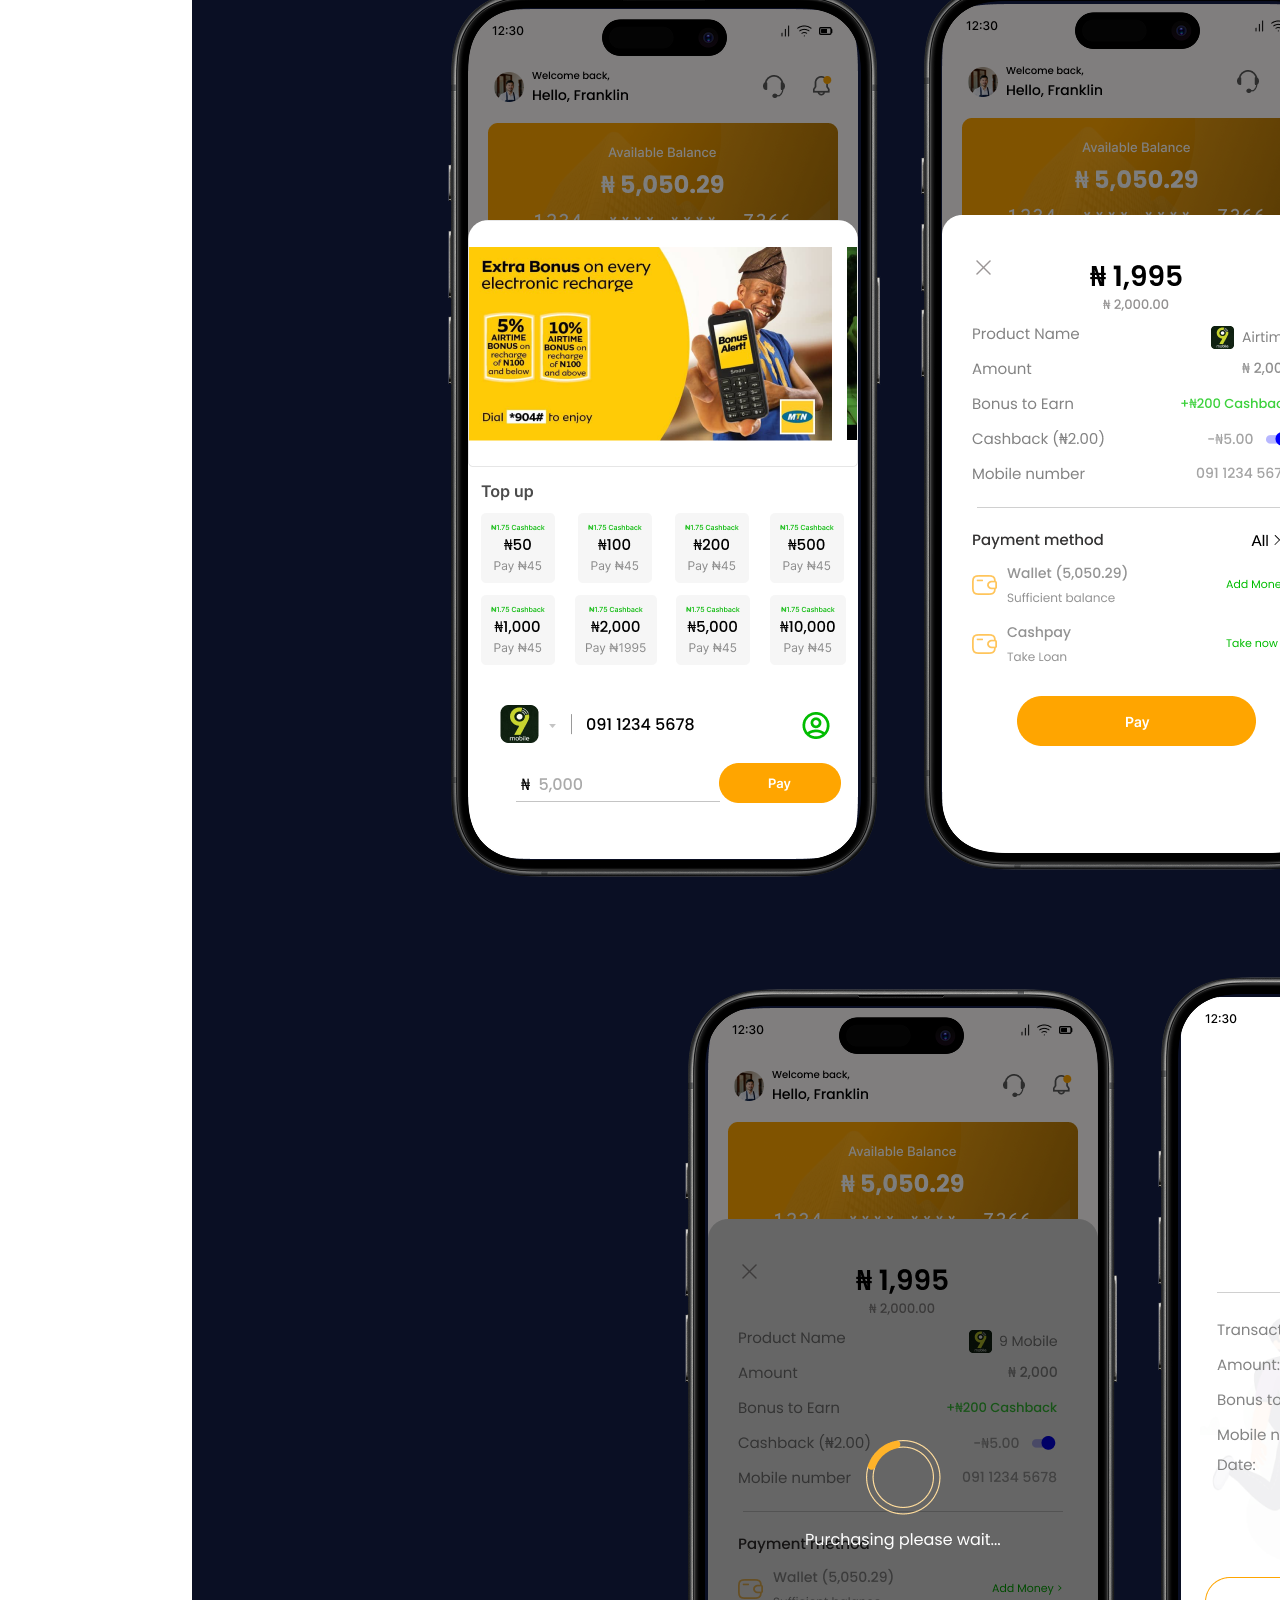
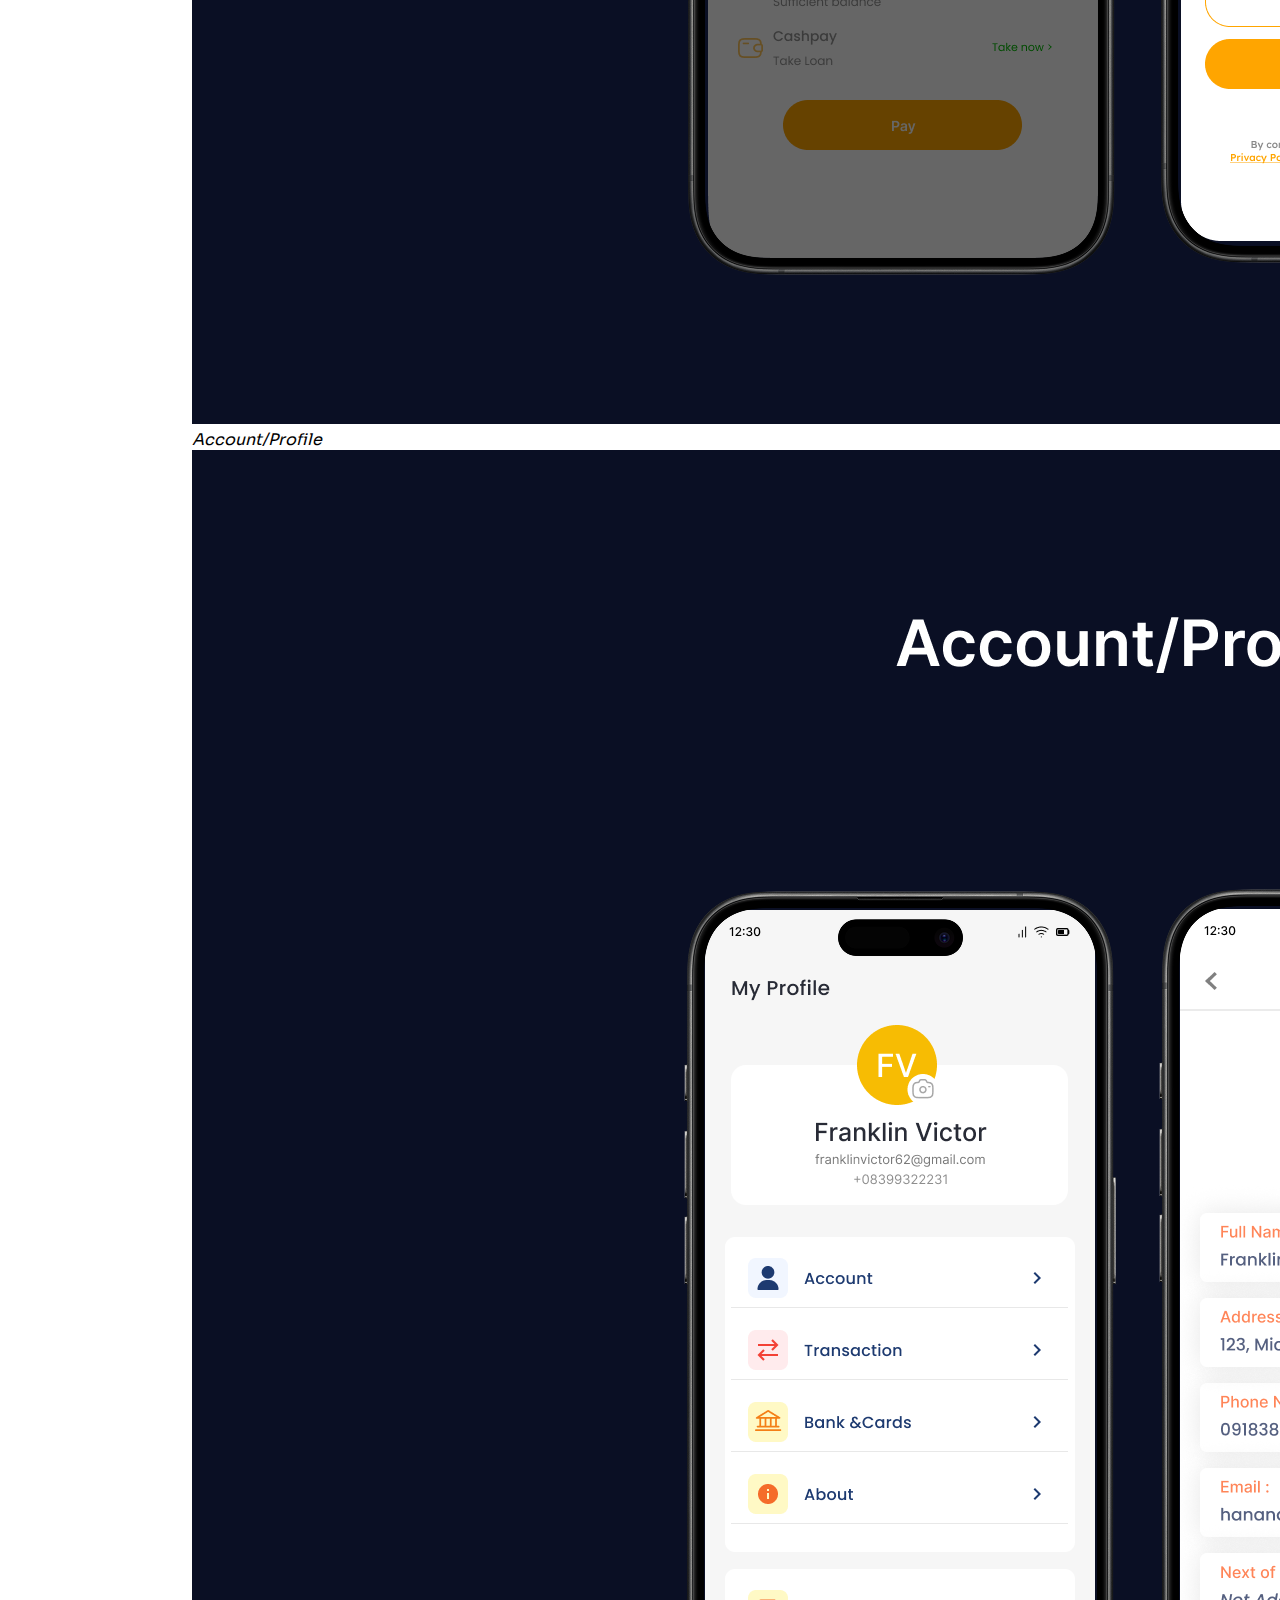
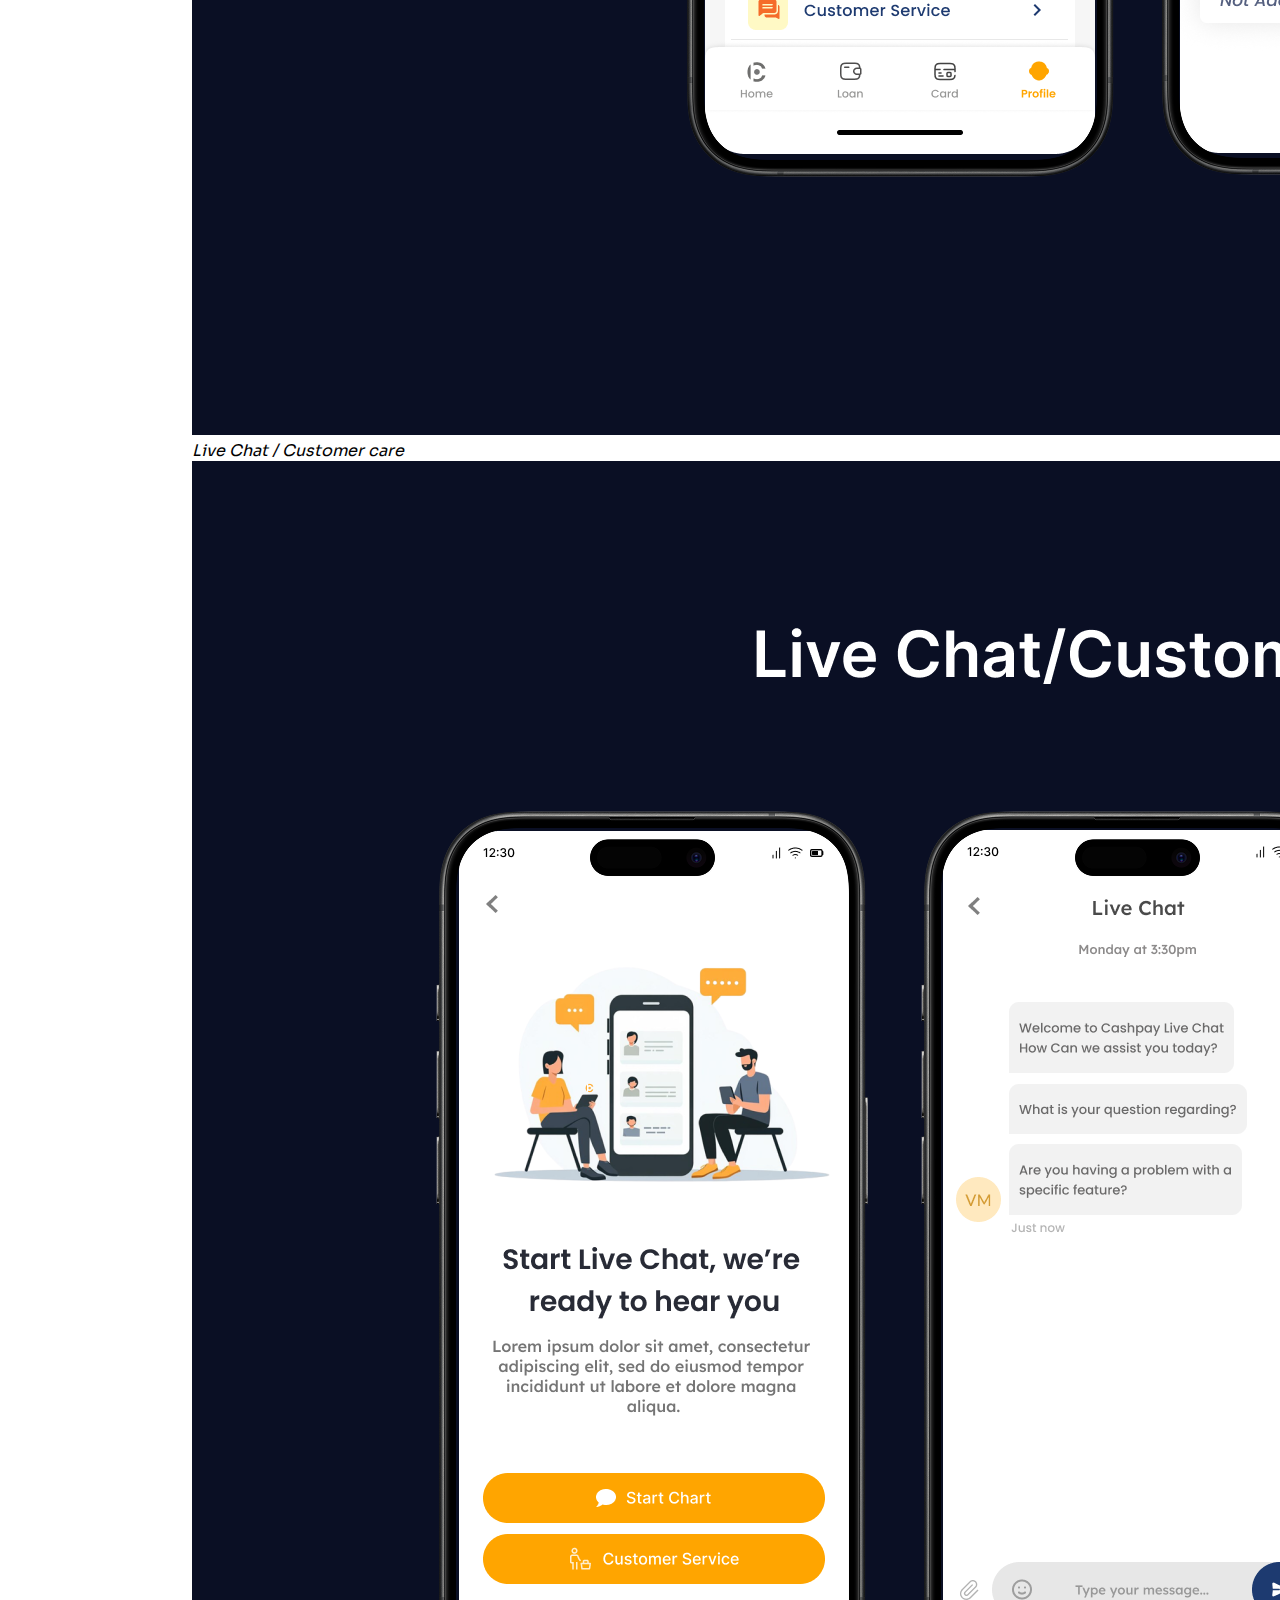
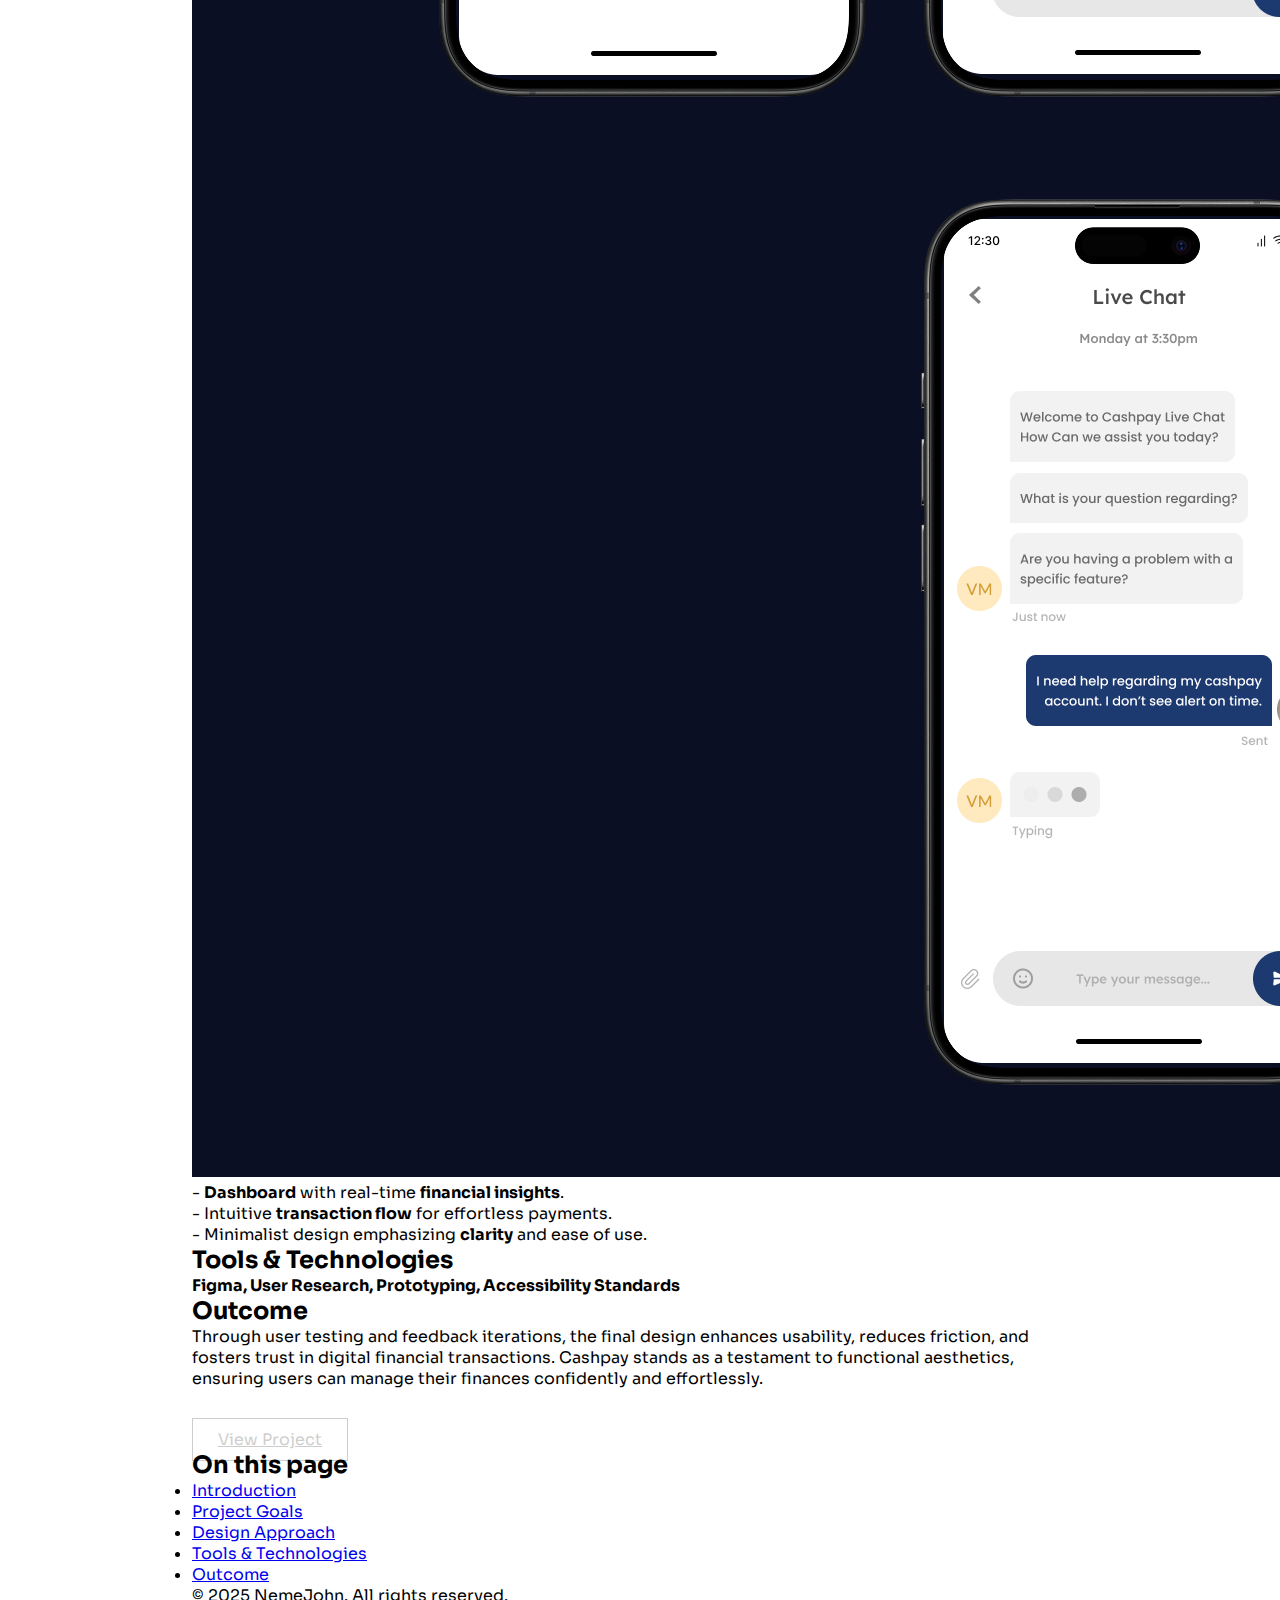
<file: cash-pay.html>
<!DOCTYPE html>
<html lang="en">
<head>
  <title>nemejohn - Fullstack Developer</title>
  <meta charset="UTF-8">
  <meta name="author" content="NemeJohn">
  <meta name="viewport" content="width=device-width, initial-scale=1.0">
  <link href='https://unpkg.com/boxicons@2.1.4/css/boxicons.min.css' rel='stylesheet'>
  <link rel="stylesheet" href="blog.css">
  <link rel="shortcut icon" href="images/2025favicon.png" type="image/x-icon">
  <link rel="stylesheet" href="https://cdnjs.cloudflare.com/ajax/libs/font-awesome/6.5.1/css/all.min.css"/>
  <link rel="preconnect" href="https://fonts.googleapis.com">
  <link rel="preconnect" href="https://fonts.gstatic.com" crossorigin>
  <link href="https://fonts.googleapis.com/css2?family=Sora:wght@100..800&display=swap" rel="stylesheet">
  <link href="https://fonts.googleapis.com/css2?family=Poppins:ital,wght@0,100;0,200;0,300;0,400;0,500;0,600;0,700;0,800;0,900;1,100;1,200;1,300;1,400;1,500;1,600;1,700;1,800;1,900&display=swap" rel="stylesheet">
</head>
<body>
    <!-- scroll-watcher section -->
    <div class="scroll-watcher"></div>

    <!-- bottom-navbar section -->
    <div class="bottom-navbar scale-in-center">
        <a href="index.html">
        <div class="bottom-icon">
            <i class="fa-solid fa-home"></i>
            <p>Home</p>
        </div>
        </a>
        <a href="index.html#project">
        <div class="bottom-icon">
            <i class="fa-solid fa-briefcase"></i>
            <p>Projects</p>
        </div>
        </a>
        <a href="index.html#blog">
        <div class="bottom-icon">
            <i class="fa-solid fa-list"></i>
            <p>Blogs</p>
        </div>
        </a>
        <a href="Fullstack-Web-Design-Resume.pdf" target="_blank">
        <div class="bottom-icon">
            <i class="fa-solid fa-book"></i>
            <p>Resume</p>
        </div>
        </a>
    </div>

    <!-- nav-bar section -->
    <div class="nav-bar">
        <div class="nav-bar_container">
        <div class="logo">
            <a href="index.html" class="btn-shine">nemejohn</a>
        </div>
        <ul class="nav-list">
            <li><a href="about.html">About</a></li>
            <li><a href="Fullstack-Web-Design-Resume.pdf" target="_blank">Resume</a></li>
        </ul>
        </div>
    </div>

    <!-- blog section -->
    <div class="blog-section">
        <div class="container">
            <div class="images">
                <img src="images/Cashpay-banner.png" alt="">
            </div>
            <div class="blog-folder">
                <div class="blog-container-heading">
                    <p class="blog-date">May 24th 2025 &#x2022; 5 min read</p>
                    <h1 class="blog-title">Cashpay – Seamless Financial Management at Your Fingertips</h1>
                    <p class="blog-description">
                        Using human-centered design principles, the UI/UX process involved user research, wireframing, prototyping, and iterative testing. 
                        The final design ensures clarity, ease of use, and a seamless financial experience, empowering users to manage their money with confidence.
                    </p>
                    <div class="blog-stack">
                        <span class="blog-technology">UI/UX</span>
                        <span class="blog-technology">Research</span>
                        <span class="blog-technology">Prototyping</span>
                    </div>
                </div>
                <hr>
                <div class="blog-flex">
                    <div class="first-blog-row">
                        <div class="row-content" id="introduction">
                            <h2>Introduction</h2>
                            <p>
                                Cashpay is a modern fintech application designed to simplify digital transactions and enhance financial accessibility. As the lead UI/UX designer, I focused on creating an intuitive and visually engaging interface that optimizes user experience while ensuring security and efficiency.
                            </p>
                        </div>
                        <div class="row-content" id="second-section">
                            <h2>Project Goals:</h2>
                            <p>
                                - Develop a clean, user-friendly interface for seamless payments and money transfers. <br>
                                - Enhance accessibility with a responsive design adaptable to various devices. <br>
                                - Ensure secure and frictionless user onboarding. <br>
                                - Create engaging micro-interactions that boost user engagement. <br>
                            </p>
                        </div>
                        <div class="row-content" id="third-section">
                            <h2>Design Approach</h2>
                            <p>
                                The design process was guided by extensive user research, wireframing, and iterative prototyping. Utilizing human-centered design principles, I crafted an experience that balances simplicity and functionality. Key features include:
                            </p>
                            <p><i>wireframing</i></p>
                            <img class="project-image3" src="images/Onboarding-fintech-app.png" alt="">
        
                            <p><i>Home Page</i></p>
                            <img class="project-image3" src="images/home-page-cash-pay.png" alt="">
                            <p><i>Transactions</i></p>
                            <img class="project-image3" src="images/Transaction-cash-pay-app.png" alt="">
                            <p><i>Account/Profile</i></p>
                            <img class="project-image3" src="images/profile-cash-pay-app.png" alt="">
                            <p><i>Live Chat / Customer care</i></p>
                            <img class="project-image3" src="images/live-chat-cash-pay-app.png" alt="">
                            <p>
                                - <b>Dashboard</b> with real-time <b>financial insights</b>. <br>
                                - Intuitive <b>transaction flow</b> for effortless payments. <br>
                                - Minimalist design emphasizing <b>clarity</b> and ease of use. <br>
                            </p>
                        </div>
                        <div class="row-content" id="fourth-section">
                            <h2>Tools & Technologies</h2>
                            <p>
                                <b>Figma, User Research, Prototyping, Accessibility Standards</b>
                            </p>
                        </div>
                        <div class="row-content" id="fifth-section">
                            <h2>Outcome</h2>
                            <p style="margin-bottom: 40px;">
                                Through user testing and feedback iterations, the final design enhances usability, reduces friction, and fosters trust in digital financial transactions. Cashpay stands as a testament to functional aesthetics, ensuring users can manage their finances confidently and effortlessly.
                            </p>
                            <a href="https://www.behance.net/nemejohn" style="border: 1px solid #bbbb;
                            padding: 10px 25px; color: #bbbb;" target="_blank">View Project</a>
                        </div>
                    </div>
                    <div class="second-blog-row blog-sidebar" id="blog-sidebar">
                        <h2>On this page</h2>
                        <ul class="blog-sidebar-list">
                            <li><a href="#introduction">Introduction</a></li>
                            <li><a href="#second-section">Project Goals</a></li>
                            <li><a href="#third-section">Design Approach</a></li>
                            <li><a href="#fourth-section">Tools & Technologies</a></li>
                            <li><a href="#fifth-section">Outcome</a></li>
                        </ul>
                    </div>
                </div>
            </div>
        </div>
    </div>
    
    <!-- Footer section -->
    <div class="footer-section">
        <div class="container">
            <div class="footer-content">
                <p>© 2025 NemeJohn. All rights reserved.</p>
                <div class="social-icons">
                    <a href="https://web.facebook.com/profile.php?id=100091489970441&_rdc=1&_rdr#" target="_blank"><i class="fa-brands fa-facebook"></i></a>
                    <a href="https://www.instagram.com/nemejohn62" target="_blank"><i class="fa-brands fa-instagram"></i></a>
                    <a href="https://x.com/johnNeme35747" target="_blank"><i class="fa-brands fa-x-twitter"></i></a>
                    <a href="https://www.linkedin.com/in/neme-john-b2b0a1368" target="_blank"><i class="fa-brands fa-linkedin-in"></i></a>
                </div>
            </div>
        </div>
    </div>

</body>
</html>
</file>
<file: portfolio.css>
*{
    margin: 0;
    padding: 0;
    box-sizing: border-box;
    font-family: "Sora", serif;
}

html{
    scroll-behavior: smooth;
}

.container{
    padding: 0 10%;
}

/* reponsiveness for ".container"  */
@media(max-width: 777px){
    .container{
        padding: 0 5%;
    }
}

.main_nav_bar{
    position: sticky;
    width: 100%;
    top: 0;
    left: 0;
    display: flex;
    align-items: center;
    justify-content: space-between;
    padding: 20px 7%;
    z-index: 999;
    background: rgba(255, 255, 255, 0.7);
    backdrop-filter: blur(10px);
    box-shadow: 3px 0px 10px rgba(0,0,0,0.05);
}

#close,
#menu{
    display: none;
    font-size: 35px;
    cursor: pointer;
}

.main_nav_bar #logo img{
    width: 120px;
}

.menu_container{
    display: flex;
    align-items: center;
}

.menu_container .menu_list{
    display: flex;
    align-items: center;
    list-style: none;
}

.menu_container .menu_list li{
    font-size: 16px;
    margin: 0 20px;
    position: relative;
}

/* .menu_container .menu_list .active{
    color: #EC517F;
} */

.menu_container .menu_list li::after{
    content: "";
    position: absolute;
    left: 50%;
    width: 0px;
    height: 3px;
    bottom: -30px;
    transform: translateX(-50%);
    border-radius: 10px;
    background: #EC517F;
    transition: all ease 0.3s;
}

.menu_container .menu_list li a{
    text-decoration: none;
    color: #000;
    transition: all ease 0.3s;
}

.menu_container .menu_list li:hover::after{
    color: #EC517F;
    width: 25px;
}

.menu_container button{
    color: #fff;
    font-size: 16px;
    background: #EC517F;
    border: 1px solid #EC517F;
    border-radius: 3px;
    padding: 10px 20px;
    margin-left: 20px;
    transition: all ease 0.3s;
}

.menu_container button:hover{
    cursor: pointer;
    opacity: 0.9;
}

@media(max-width: 777px){
    .main_nav_bar{
        padding: 15px 5%;
    }
}

@media (max-width: 665px){
    #menu{
        display: block;
        cursor: pointer;
    }
    .menu_container{
        width: 100%;
        height: 100vh;
        position: fixed;
        left: 0px;
        top: 0;
        padding: 20px;
        background: #EC517F;
        display: block;
        opacity: 0.8;
        transition: all ease 0.5s;
        clip-path: circle(0% at 0 0);
    }
    .menu_container .menu_list{
        display: flex;
        flex-direction: column;
    }
    .menu_container .menu_list li{
        font-size: 18px;
        margin: 25px 0;
        text-align: center;
    }
    .menu_container .menu_list li a{
        color: #fff;
    }
    .menu_container .menu_list .active{
        color: #0f493b;
    }
    #close{
        position: absolute;
        right: 20px;
        top: 20px;
        display: block;
        color: #fff;
    }
    .menu_container button{
        color: #EC517F;
        width: 100%;
        font-size: 16px;
        background: #ffffff;
        border: 1px solid #EC517F;
        border-radius: 3px;
        padding: 10px 20px;
        margin-left: 0px;
        margin-top: 20px;
    }
}


/* Style for box section */

.box{
    width: 100%;
}

.box .container{
    display: flex;
    width: 100%;
    height: 100vh;
    position: relative;
    text-align: center;
    flex-direction: column;
    align-items: center;
    justify-content: center;
}

.box .container video{
    position: absolute;
    top: 0;
    left: 0;
    width: 100%;
    height: 100%;
    object-fit: cover;
    z-index: -1;
}

.box .container h1{
    font-size: 50px;
    margin-bottom: 15px;
    pointer-events: none;
}

.box .container h1 span{
    color: #EC517F;
}

.box .container p{
    color: #272829;
    line-height: 25px;
    pointer-events: none;
}

.box .container button{
    color: #fff;
    font-size: 15px;
    padding: 12px 35px;
    margin-top: 15px;
    background: #EC517F;
    border: 1px solid #EC517F;
    border-radius: 3px;
    transition: all ease 0.3s;
}

.box .container button:hover{
    cursor: pointer;
    opacity: 0.9;
}


@media (max-width: 777px){
    .box .container h1{
        font-size: 40px;
    }
}

@media (max-width: 555px){
    .box .container h1{
        font-size: 35px;
    }
}


/* Styles for About Me Page */

.about{
    padding: 70px 0;
    background: #f1f1f1;
}

.about .container .header_text{
    text-align: center;
    position: relative;
}

.about .container .header_text p{
    color: #EC517F;
    clear: both;
    font-size: 22px;
    font-weight: 500;
    line-height: 1.2em;
    padding: 0px;
    margin: 0px 0px 10px;
}

.about .container .header_text p::before{
    content: "";
    position: absolute;
    background-color: #ffffff;
    width: 170px;
    height: 2px;
    bottom: -16px;
    left: 50%;
    transform: translateX(-50%);
}

::after, ::before{
    box-sizing: border-box;
}

.about .container .header_text p::after{
    content: "";
    position: absolute;
    background-color: #EC517F;
    width: 70px;
    height: 2px;
    bottom: -16px;
    left: 50%;
    transform: translateX(-50%);
}

.container .about_container{
    margin-top: 70px;
    display: grid;
    grid-template-columns: repeat(auto-fit, minmax(250px, 1fr));
    grid-gap: 30px;
}

.about_container .about_image{
    width: 100%;
    height: 100%;
}

.about_container .about_image img{
    width: 100%;
    object-fit: cover;
}

.about_container .about_bio_information h1{
    margin-bottom: 15px;
    font-weight: 500;
}

.about_container .about_bio_information h2{
    font-size: 20px;
    color: #EC517F;
    margin-bottom: 15px;
    font-weight: 400;
}

.about_container .about_bio_information p{
    line-height: 25px;
    color: #272829;
}

.about_bio_information .about_experience{
    margin-top: 20px;
    display: grid;
    grid-template-columns: repeat(auto-fit, minmax(150px, 1fr));
    grid-gap: 15px;
    align-items: center;
}

.about_experience .num_of_projects_experience{
    text-align: center;
    padding: 20px;
    border: 1px solid #EC517F;
    border-radius: 5px;
    transition: all ease 0.5s;
}

.about_experience .num_of_projects_experience:hover{
    background: #fce4eb;
    cursor: pointer;
    border: 1px solid #fce4eb;
}

.about_experience .num_of_projects_experience h2{
    font-size: 30px;
    font-weight: 600;
}


@media(max-width: 777px){
    .container .about_container{
        grid-gap: 20px;
    }
    .container .about_container{
        display: grid;
        grid-template-columns: repeat(auto-fit, minmax(100%, 1fr));
    }
    .about_experience .num_of_projects_experience:first-child{
        margin: 0px;
    }
}


/* style for service container */

.service{
    padding: 70px 0;
    background: #f1f1f1;
}

.service .container .header_text p{
    color: #EC517F;
    clear: both;
    font-size: 22px;
    font-weight: 500;
    line-height: 1.2em;
    padding: 0px;
    text-align: center;
    position: relative;
    margin: 0px 0px 10px;
}

.service .container .header_text p::before{
    content: "";
    position: absolute;
    background-color: #ffffff;
    width: 170px;
    height: 2px;
    bottom: -16px;
    left: 50%;
    transform: translateX(-50%);
}

::after, ::before{
    box-sizing: border-box;
}

.service .container .header_text p::after{
    content: "";
    position: absolute;
    background-color: #EC517F;
    width: 70px;
    height: 2px;
    bottom: -16px;
    left: 50%;
    transform: translateX(-50%);
}

.service_container{
    margin-top: 70px;
    display: grid;
    grid-template-columns: repeat(auto-fit, minmax(250px, 1fr));
    grid-gap: 30px;
}

.service_container .service_div{
    display: flex;
    align-items: center;
    justify-content: center;
    border-radius: 5px;
}

.service_container .service_div .icon_div i{
    color: #fff;
    width: 50px;
    height: 50px;
    display: flex;
    flex-direction: column;
    align-items: center;
    justify-content: center;
    border-radius: 50%;
    background: #EC517F;
    font-size: 20px;
    transition: all ease 0.5s;
}

.service_container .service_div:hover i{
    background: none;
    color: #EC517F;
    border: 1px solid #EC517F;
}

.service_container .service_div .service_content{
    margin-left: 20px;
}

.service_container .service_div h3{
    color: #272829;
    font-weight: 500;
    font-size: 22px;
    margin: 15px 0;
}

.service_container .service_div p{
    font-size: 15px;
    line-height: 25px;
    color: #272829;
}


/* style for skill container */

.skills_container{
    padding: 70px 0;
}

.skills_container .container .header_text p{
    color: #EC517F;
    clear: both;
    font-size: 22px;
    font-weight: 500;
    line-height: 1.2em;
    text-align: center;
    position: relative;
    padding: 0px;
    margin: 0px 0px 10px;   
}

.skills_container .container .header_text p::before{
    content: "";
    position: absolute;
    background-color: #f1f1f1;
    width: 170px;
    height: 2px;
    bottom: -16px;
    left: 50%;
    transform: translateX(-50%);
}

::after, ::before{
    box-sizing: border-box;
}

.skills_container .container .header_text p::after{
    content: "";
    position: absolute;
    background-color: #EC517F;
    width: 70px;
    height: 2px;
    bottom: -16px;
    left: 50%;
    transform: translateX(-50%);
}

.skills_split_container{
    margin-top: 70px;
    display: grid;
    grid-template-columns: repeat(auto-fit, minmax(250px, 1fr));
    grid-gap: 30px;
}

.skills_split_container .my_skill_content h1{
    font-size: 28px;
    font-weight: 500;
    margin-bottom: 15px;
}

.skills_split_container .my_skill_content p{
    line-height: 25px;
}

.skills_split_container .skills{
    width: 100%;
}

.skills .skill_list{
    padding: 10px 0;
}

.skills .skill_list .skill_name{
    font-size: 15px;
    margin-bottom: 7px;
}

.skills .skill_list .skill_count{
    width: 100%;
    height: 6px;
    background-color: #fce4eb;
    border: 1px solid #EC517F;
    border-radius: 20px;
}

.skills .skill_list .skill_count .skill_per{
    height: 6px;
    border-radius: 20px;
    position: relative;
    animation: fillbars 3s 1;
    background: linear-gradient(450deg, #ecde8f 0%, #f787a9 46%, #EC517F 100%);
}

.skills .skill_list .skill_count .skill_per::before{
    color: #fff;
    font-size: 12px;
    content: attr(per);
    position: absolute;
    right: 0;
    top: -33px;
    padding: 3px 7px;
    border-radius: 3px;
    transform: translateX(50%);
    background: #EC517F;
    animation: display 1s 1;
}

.skills .skill_list .skill_count .skill_per::after{
    content: "";
    position: absolute;
    width: 7px;
    height: 7px;
    background: #EC517F;
    top: -17px;
    transform: translateX(50%) rotate(45deg);
    border-radius: 2px;
    right: 0;
}

@keyframes fillbars{
    from{
        width: 0;
    }
    to{
        width: 100%;
    }
}


/* style for resume_container */

.resume_container{
    padding: 70px 0;
}

.resume_container .container .header_text p{
    color: #EC517F;
    clear: both;
    font-size: 22px;
    font-weight: 500;
    line-height: 1.2em;
    text-align: center;
    position: relative;
    padding: 0px;
    margin: 0px 0px 10px;   
}

.resume_container .container .header_text p::before{
    content: "";
    position: absolute;
    background-color: #f1f1f1;
    width: 170px;
    height: 2px;
    bottom: -16px;
    left: 50%;
    transform: translateX(-50%);
}

::after, ::before{
    box-sizing: border-box;
}

.resume_container .container .header_text p::after{
    content: "";
    position: absolute;
    background-color: #EC517F;
    width: 70px;
    height: 2px;
    bottom: -16px;
    left: 50%;
    transform: translateX(-50%);
}

.resume_split_container{
    display: grid;
    grid-template-columns: repeat(auto-fit, minmax(250px, 1fr));
    grid-gap: 30px;
    margin-top: 70px;
}

.resume_split_container .experience-education_container .resume_header{
    display: flex;
    align-items: center;
    margin-bottom: 20px;
}

.resume_split_container .experience-education_container .resume_header i{
    color: #a1a1a1;
    font-size: 30px;
    margin-right: 15px;
}

.resume_split_container .experience-education_container .resume_header h1{
    color: #272829;
    font-weight: 500;
}

.experience-education_container .resume_border{
    padding: 0 30px;
    border-left: 1px solid #bababa;
}

.resume_split_container .experience-education_container .resume_experience-education h2{
    color: #EC517F;
    font-weight: 500;
    margin-bottom: 7px;
}

.resume_split_container .experience-education_container .resume_experience-education a{
    color: #000;
    text-decoration: underline;
}

.resume_split_container .experience-education_container .resume_experience-education h3{
    font-weight: 500;
    margin: 10px 0;
    text-decoration: none;
}

.resume_split_container .experience-education_container .resume_experience-education{
    position: relative;
    border-radius: 5px;
    margin-bottom: 20px;
}

.resume_split_container .experience-education_container .resume_experience-education:hover::before{
    background: #EC517F;
}

.resume_split_container .experience-education_container .resume_experience-education::before{
    content: "";
    position: absolute;
    width: 14px;
    height: 14px;
    top: 0;
    right: calc(100% + 23.3px);
    background: #fff;
    border: 1px solid #bababa;
    border-radius: 50%;
    transition: all ease 0.3s;
}

.resume_split_container .experience-education_container .resume_experience-education span{
    background: #f1f1f1;
    padding: 5px 10px;
    font-size: 12px;
    border: 1px solid #d5d4d4;
    border-radius: 50px;
    color: #919090;
}

.resume_split_container .experience-education_container .resume_experience-education p{
    margin: 15px 0;
    line-height: 25px;
}


/* Style for Portfolio */

.portfolio_container{
    width: 100%;
    padding: 70px 0;
    background: #f1f1f1;
    text-align: center;
}

.portfolio_container .container .header_text p{
    color: #EC517F;
    clear: both;
    font-size: 22px;
    font-weight: 500;
    line-height: 1.2em;
    text-align: center;
    position: relative;
    padding: 0px;
    margin: 0px 0px 10px;   
}

.portfolio_container .container a{
    text-decoration: none;
}

.portfolio_container .container a button{
    margin-top: 40px;
    color: #fff;
    font-size: 15px;
    border: 1px solid #EC517F;
    border-radius: 3px;
    padding: 10px 25px;
    text-decoration: none;
    background: #EC517F;
    transition: all ease 0.5s;
}

.portfolio_container .container a button:hover{
    opacity: 0.9;
    cursor: pointer;
}

.portfolio_container .container .header_text p::before{
    content: "";
    position: absolute;
    background-color: #fff;
    width: 170px;
    height: 2px;
    bottom: -16px;
    left: 50%;
    transform: translateX(-50%);
}

::after, ::before{
    box-sizing: border-box;
}

.portfolio_container .container .header_text p::after{
    content: "";
    position: absolute;
    background-color: #EC517F;
    width: 70px;
    height: 2px;
    bottom: -16px;
    left: 50%;
    transform: translateX(-50%);
}

.portfolio_container .container .portfolio_split{
    margin-top: 70px;
    display: grid;
    align-items: center;
    grid-template-columns: repeat(auto-fit, minmax(250px, 1fr));
    grid-gap: 20px;
}

.portfolio_split .portfolio_content{
    position: relative;
    overflow: hidden;
}

.portfolio_split .portfolio_content img{
    width: 100%;
    object-fit: cover;
    aspect-ratio: 16/13;
    transition: all ease 0.5s;
}

.portfolio_split .portfolio_content:hover img{
    transform: scale(1.1);
}

.portfolio_split .portfolio_content .portfolio_text{
    position: absolute;
    bottom: -100px;
    left: 0;
    width: 100%;
    height: 0%;
    display: flex;
    flex-direction: column;
    align-items: center;
    justify-content: end;
    background: rgba(18, 18, 18, 0.5);
    transition: all ease 0.5s;
}

.portfolio_split .portfolio_content:hover .portfolio_text{
    height: 100%;
    bottom: 0;
}

.portfolio_content .portfolio_text h3{
    color: #f1f1f1;
    font-weight: 500;
    margin-bottom: 20px;
}

.portfolio_content .portfolio_text a{
    width: 100%;
    color: #fff;
    padding: 10px;
    font-size: 20px;
    text-align: center;
    background: #71c0d6;
}

/* Testimonial style */

.testimonial_container{
    width: 100%;
    padding: 70px 0;
    background: #f1f1f1;
}

.testimonial_container .container .header_text p{
    color: #EC517F;
    clear: both;
    font-size: 22px;
    font-weight: 500;
    line-height: 1.2em;
    text-align: center;
    position: relative;
    padding: 0px;
    margin: 0px 0px 10px;   
}

.testimonial_container .container .header_text p::before{
    content: "";
    position: absolute;
    background-color: #fff;
    width: 170px;
    height: 2px;
    bottom: -16px;
    left: 50%;
    transform: translateX(-50%);
}

::after, ::before{
    box-sizing: border-box;
}

.testimonial_container .container .header_text p::after{
    content: "";
    position: absolute;
    background-color: #EC517F;
    width: 70px;
    height: 2px;
    bottom: -16px;
    left: 50%;
    transform: translateX(-50%);
}

.testimonial_split{
    display: grid;
    grid-template-columns: repeat(auto-fit, minmax(250px, 1fr));
    grid-gap: 20px;
    margin-top: 70px;
}

.testimonial_split .comment_box{
    text-align: center;
    margin-bottom: 15px;
}

.testimonial_split .comment_box i{
    font-size: 45px;
    margin-bottom: 20px;
    display: inline-block;
    background: linear-gradient(40deg, #EC517F 0%, #c450c8 46%, #71c0d6);
    -webkit-background-clip: text;
    -webkit-text-fill-color: transparent;
}

.testimonial_split .comment_box p{
    font-size: 15px;
    color: #3c3c3c;
}

.testimonial_split .comment_box img{
    width: 7rem;
    height: 7rem;
    object-fit: cover;
    border-radius: 50%;
    filter: grayscale();
    margin: 30px 0;
    transition: all ease 0.5s;
}

.testimonial_split .comment_box:hover img{
    filter: none;
    transform: translateY(-7px);
    box-shadow: 0px 5px 6px rgba(0,0,0,0.3);
}

.testimonial_split .comment_box:hover h3{
    color: #EC517F;
}

.testimonial_split .comment_box h3{
    margin-bottom: 7px;
    transition: all ease 0.5s;
}

.testimonial_split .comment_box span{
    color: #3c3c3c;
}


/* Style for Blog Section */

.blog_container{
    width: 100%;
    padding: 70px 0;
}

.blog_container .container .header_text p{
    color: #EC517F;
    clear: both;
    font-size: 22px;
    font-weight: 500;
    line-height: 1.2em;
    text-align: center;
    position: relative;
    padding: 0px;
    margin: 0px 0px 10px;   
}

.blog_container .container .header_text p::before{
    content: "";
    position: absolute;
    background-color: #f1f1f1;
    width: 170px;
    height: 2px;
    bottom: -16px;
    left: 50%;
    transform: translateX(-50%);
}

::after, ::before{
    box-sizing: border-box;
}

.blog_container .container .header_text p::after{
    content: "";
    position: absolute;
    background-color: #EC517F;
    width: 70px;
    height: 2px;
    bottom: -16px;
    left: 50%;
    transform: translateX(-50%);
}

.blog_split{
    display: grid;
    grid-template-columns: repeat(auto-fit, minmax(250px, 1fr));
    grid-gap: 20px;
    margin-top: 70px;
}

.blog_page a{
    text-decoration: none;
    color: #000;
}

.blog_page .image{
    height: 200px;
    overflow: hidden;
    border-radius: 5px;
    margin-bottom: 15px;
}

.blog_page .image img{
    width: 100%;
    object-fit: cover;
    transition: all ease 0.5s;
}

.blog_page:hover img{
    transform: scale(1.1);
}

.blog_page small{
    color: #919191;
}

.blog_page small span{
    color: #EC517F;
}

.blog_page h2{
    margin: 10px 0;
    font-size: 20px;
    font-weight: 500;
    transition: all ease 0.5s;
}

.blog_page h2:hover{
    color: #c450c8;
}

.blog_page p{
    font-size: 15px;
    color: #3c3c3c;
}



/* Style for Contact Page */

.contact_container{
    width: 100%;
    padding: 70px 0;
}

.contact_container .container .header_text p{
    color: #EC517F;
    clear: both;
    font-size: 22px;
    font-weight: 500;
    line-height: 1.2em;
    text-align: center;
    position: relative;
    padding: 0px;
    margin: 0px 0px 10px;   
}

.contact_container .container .header_text p::before{
    content: "";
    position: absolute;
    background-color: #f1f1f1;
    width: 170px;
    height: 2px;
    bottom: -16px;
    left: 50%;
    transform: translateX(-50%);
}

::after, ::before{
    box-sizing: border-box;
}

.contact_container .container .header_text p::after{
    content: "";
    position: absolute;
    background-color: #EC517F;
    width: 70px;
    height: 2px;
    bottom: -16px;
    left: 50%;
    transform: translateX(-50%);
}

.contact_split{
    margin-top: 70px;
    display: grid;
    grid-template-columns: repeat(auto-fit, minmax(250px, 1fr));
    grid-gap: 20px;
}

.contact_split .contact_form h2{
    margin-bottom: 20px;
}

.contact_split .contact_form form{
    width: 100%;
}

.contact_split .contact_form form input,
.contact_split .contact_form form textarea{
    width: 100%;
    color: #272829;
    padding: 15px 20px;
    border-radius: 3px;
    font-size: 16px;
    margin: 10px 0;
    background: #f1f1f1;
    border: 1px solid #dadada;
    outline: none;
    resize: none;
    transition: all ease 0.5s;
}

.contact_split .contact_form form input::placeholder,
.contact_split .contact_form form textarea::placeholder{
    color: #919191;
    font-size: 15px;
}

.contact_split .contact_form form input:focus,
.contact_split .contact_form form textarea:focus{
    border: 1px solid #EC517F;
}

.contact_split .contact_form form button{
    margin-top: 10px;
    background: #EC517F;
    border: none;
    font-size: 15px;
    padding: 13px 20px;
    border-radius: 3px;
    color: #fff;
    transition: all ease 0.5s;
}

.contact_split .contact_form form button:hover{
    opacity: 0.9;
    cursor: pointer;
}

.contact_split .contact_details h2{
    margin-bottom: 20px;
}

.contact_split .contact_details p{
    color: #3c3c3c;
    margin: 10px 0;
    line-height: 25px;
}

.contact_split .contact_details .phone_email_content{
    display: flex;
    gap: 20px;
    margin-top: 15px;
}

.contact_split .contact_details .phone_email_content i{
    width: 50px;
    color: #3c3c3c;
    height: 50px;
    display: flex;
    align-items: center;
    justify-content: center;
    font-size: 25px;
    border-radius: 50%;
    border: 1px solid #6f6f6f;
}

.contact_split .contact_details .phone_email_content .phone_email_text a{
    color: #3c3c3c;
    text-decoration: none;
}

.contact_split .contact_details .phone_email_content .phone_email_text a p{
    transition: all ease 0.5s;
}

.contact_split .contact_details .phone_email_content .phone_email_text a p:hover{
    color: #EC517F;
}

.contact-icons{
    display: flex;
    align-items: center;
    margin-top: 15px;
    gap: 20px;
}

.contact-icons a{
    text-decoration: none;
    color: #3c3c3c;
}

.contact-icons i{
    font-size: 20px;
}

@media (max-width: 555px){
    .contact_details{
        margin-top: 20px;
    }
}


/* Style for Footer Section */

.footer_container{
    width: 100%;
    padding: 30px 0;
    display: flex;
    align-items: center;
    justify-content: center;
    text-align: center;
    background: #f1f1f1;
}

.footer_container .container p{
    font-size: 15px;
    color: #5a5a5a;
}
</file>
<file: about.css>
*{
    margin: 0;
    padding: 0;
    box-sizing: border-box;
    font-family: "Sora", serif;
}

html{
    scroll-behavior: smooth;
}

.main_nav_bar{
    position: sticky;
    width: 100%;
    top: 0;
    left: 0;
    display: flex;
    align-items: center;
    justify-content: space-between;
    padding: 20px 7%;
    z-index: 999;
    background: rgba(255, 255, 255, 0.7);
    backdrop-filter: blur(10px);
    box-shadow: 3px 0px 10px rgba(0,0,0,0.05);
}

#close,
#menu{
    display: none;
    font-size: 35px;
    cursor: pointer;
}

.main_nav_bar #logo img{
    width: 120px;
}

.menu_container{
    display: flex;
    align-items: center;
}

.menu_container .menu_list{
    display: flex;
    align-items: center;
    list-style: none;
}

.menu_container .menu_list li{
    font-size: 16px;
    margin: 0 20px;
    position: relative;
}

.menu_container .menu_list .active{
    color: #EC517F;
}

.menu_container .menu_list li a.active::after{
    content: "";
    position: absolute;
    left: 50%;
    width: 30%;
    height: 3px;
    bottom: -30px;
    transform: translateX(-50%);
    border-radius: 10px;
    background: #EC517F;
}

.menu_container .menu_list li a{
    text-decoration: none;
    color: #000;
    transition: all ease 0.3s;
}

.menu_container .menu_list li a:hover{
    color: #EC517F;
}

.menu_container button{
    color: #fff;
    font-size: 16px;
    background: #EC517F;
    border: 1px solid #EC517F;
    border-radius: 3px;
    padding: 10px 20px;
    margin-left: 20px;
    transition: all ease 0.3s;
}

.menu_container button:hover{
    cursor: pointer;
    opacity: 0.9;
}

@media(max-width: 777px){
    .main_nav_bar{
        padding: 15px 5%;
    }
}

@media (max-width: 555px){
    #menu{
        display: block;
        cursor: pointer;
    }
    .menu_container{
        width: 100%;
        height: 100vh;
        position: fixed;
        left: 0px;
        top: 0;
        padding: 20px;
        background: #EC517F;
        display: block;
        opacity: 0.8;
        transition: all ease 0.5s;
        clip-path: circle(0% at 0 0);
    }
    .menu_container .menu_list{
        display: flex;
        flex-direction: column;
    }
    .menu_container .menu_list li{
        font-size: 18px;
        margin: 25px 0;
        text-align: center;
    }
    .menu_container .menu_list li a{
        color: #fff;
    }
    .menu_container .menu_list .active{
        color: #0f493b;
    }
    #close{
        position: absolute;
        right: 20px;
        top: 20px;
        display: block;
        color: #fff;
    }
    .menu_container button{
        color: #EC517F;
        width: 100%;
        font-size: 16px;
        background: #ffffff;
        border: 1px solid #EC517F;
        border-radius: 3px;
        padding: 10px 20px;
        margin-left: 0px;
        margin-top: 20px;
    }
}


/* style for about_me container */

.about_container{
    width: 100%;
}

.about_container .container{
    width: 100%;
    display: grid;
    grid-template-columns: repeat(auto-fit, minmax(250px, 1fr));
    grid-gap: 40px;
}

.about_content{
    width: 550px;
    height: 100vh;
    display: flex;
    position: fixed;
    align-items: center;
    justify-content: center;
    background: linear-gradient(rgba(0,0,0,0.35),rgba(0,0,0,0.35),
    rgba(0,0,0,0.35),rgba(0,0,0,0.55)), url(images/about_me_backgroud.png);
    background-size: cover;
    background-attachment: fixed;
    background-repeat: no-repeat;
    background-position: center;
}

.about_content h1{
    font-size: 37px;
    color: #fff;
    position: relative;
}

.about_content h1::before{
    content: "";
    width: 50%;
    height: 2px;
    bottom: -6px;
    position: absolute;
    left: 50%;
    background: #EC517F;
    transform: translate(-50%);
}

.about_text{
    margin-left: 550px;
    padding: 70px 5%;
}

.about_text p{
    font-size: 18px;
    color: #191919;
}


/* Style for Footer Section */

.footer_container{
    width: 100%;
    padding: 30px 0;
    display: flex;
    align-items: center;
    justify-content: center;
    text-align: center;
    background: #f1f1f1;
}

.footer_container .container p{
    font-size: 15px;
    color: #5a5a5a;
}
</file>
<file: blog.css>
*{
    margin: 0;
    padding: 0;
    box-sizing: border-box;
    font-family: "Sora", serif;
}

html{
    scroll-behavior: smooth;
}

.container{
    padding: 0 15%;
}

/* reponsiveness for ".container"  */
@media(max-width: 777px){
    .container{
        padding: 0 5%;
    }
}

.main_nav_bar{
    position: sticky;
    width: 100%;
    top: 0;
    left: 0;
    display: flex;
    align-items: center;
    justify-content: space-between;
    padding: 20px 7%;
    z-index: 999;
    background: rgba(255, 255, 255, 0.7);
    backdrop-filter: blur(10px);
    box-shadow: 3px 0px 10px rgba(0,0,0,0.05);
}

#close,
#menu{
    display: none;
    font-size: 35px;
    cursor: pointer;
}

.main_nav_bar #logo img{
    width: 120px;
}

.menu_container{
    display: flex;
    align-items: center;
}

.menu_container .menu_list{
    display: flex;
    align-items: center;
    list-style: none;
}

.menu_container .menu_list li{
    font-size: 16px;
    margin: 0 20px;
    position: relative;
}

.menu_container .menu_list .active{
    color: #EC517F;
}

.menu_container .menu_list li a.active::after{
    content: "";
    position: absolute;
    left: 50%;
    width: 30%;
    height: 3px;
    bottom: -30px;
    transform: translateX(-50%);
    border-radius: 10px;
    background: #EC517F;
}

.menu_container .menu_list li a{
    text-decoration: none;
    color: #000;
    transition: all ease 0.3s;
}

.menu_container .menu_list li a:hover{
    color: #EC517F;
}

.menu_container button{
    color: #fff;
    font-size: 16px;
    background: #EC517F;
    border: 1px solid #EC517F;
    border-radius: 3px;
    padding: 10px 20px;
    margin-left: 20px;
    transition: all ease 0.3s;
}

.menu_container button:hover{
    cursor: pointer;
    opacity: 0.9;
}

@media(max-width: 777px){
    .main_nav_bar{
        padding: 15px 5%;
    }
}

@media (max-width: 665px){
    #menu{
        display: block;
        cursor: pointer;
    }
    .menu_container{
        width: 100%;
        height: 100vh;
        position: fixed;
        left: 0px;
        top: 0;
        padding: 20px;
        background: #EC517F;
        display: block;
        opacity: 0.8;
        transition: all ease 0.5s;
        clip-path: circle(0% at 0 0);
    }
    .menu_container .menu_list{
        display: flex;
        flex-direction: column;
    }
    .menu_container .menu_list li{
        font-size: 18px;
        margin: 25px 0;
        text-align: center;
    }
    .menu_container .menu_list li a{
        color: #fff;
    }
    .menu_container .menu_list .active{
        color: #0f493b;
    }
    #close{
        position: absolute;
        right: 20px;
        top: 20px;
        display: block;
        color: #fff;
    }
    .menu_container button{
        color: #EC517F;
        width: 100%;
        font-size: 16px;
        background: #ffffff;
        border: 1px solid #EC517F;
        border-radius: 3px;
        padding: 10px 20px;
        margin-left: 0px;
        margin-top: 20px;
    }
}


/* blog container style */

.blog_container{
    width: 100%;
    height: 90vh;
    background: linear-gradient(rgba(0,0,0,0.35),rgba(0,0,0,0.35),
    rgba(0,0,0,0.35),rgba(0,0,0,0.55)), url(images/blog_image.jpg);
    background-size: cover;
    background-attachment: fixed;
    background-repeat: no-repeat;
    background-position: center;
}

.blog_container .container{
    height: 90vh;
    display: flex;
    color: #fff;
    text-align: center;
    flex-direction: column;
    align-items: center;
    justify-content: center;
}

.blog_container .container h1{
    font-size: 37px;
}

.blog_container .container p{
    color: #e1e1e1;
    margin-top: 10px;
}

@media(max-width: 777px){
    .blog_container .container h1{
        font-size: 30px;
    }
}

/* style for blog content container */

.blog_content_container{
    padding: 70px 0;
}

.setting_standard,
.attracting_users,
.balancing_standard{
    margin-top: 30px;
    line-height: 25px;
}

.uncovered_text{
    line-height: 25px;
}

.second_text{
    margin-top: 20px;
}

.setting_standard p,
.attracting_users p,
.balancing_standard p{
    line-height: 25px;
}

.setting_standard li span{
    font-weight: 600;
}

.blog_content_container .container p{
    line-height: 25px;
    color: #262626;
    margin: 10px 0;
}

.blog_content_container .container p span{
    font-weight: 600;
    font-size: 17px;
}

.blog_content_container .container h2{
    margin: 15px 0;
    line-height: 33px;
    margin-top: 15px;
}

.blog_content_container .container img{
    width: 100%;
    margin: 10px 0;
    object-fit: cover;
    aspect-ratio: 16/9;
}

.button_split{
    margin-top: 30px;
    display: flex;
    align-items: center;
    justify-content: space-between;
}

.button_split button{
    padding: 12px 20px;
    border-radius: 3px;
    border: 1px solid #EC517F;
    color: #EC517F;
    background: none;
    font-size: 15px;
    transition: all ease 0.5s;
}

.button_split button i{
    vertical-align: middle;
}

.button_split button:hover{
    opacity: 0.9;
    color: #ffff;
    background: #EC517F;
    cursor: pointer;
}

@media(max-width: 666px){
    .blog_content_container .container iframe{
        width: 100%;
    }
}


/* Style for Footer Section */

.footer_container{
    width: 100%;
    padding: 30px 0;
    display: flex;
    align-items: center;
    justify-content: center;
    text-align: center;
    background: #f1f1f1;
}

.footer_container .container p{
    font-size: 15px;
    color: #5a5a5a;
}
</file>
